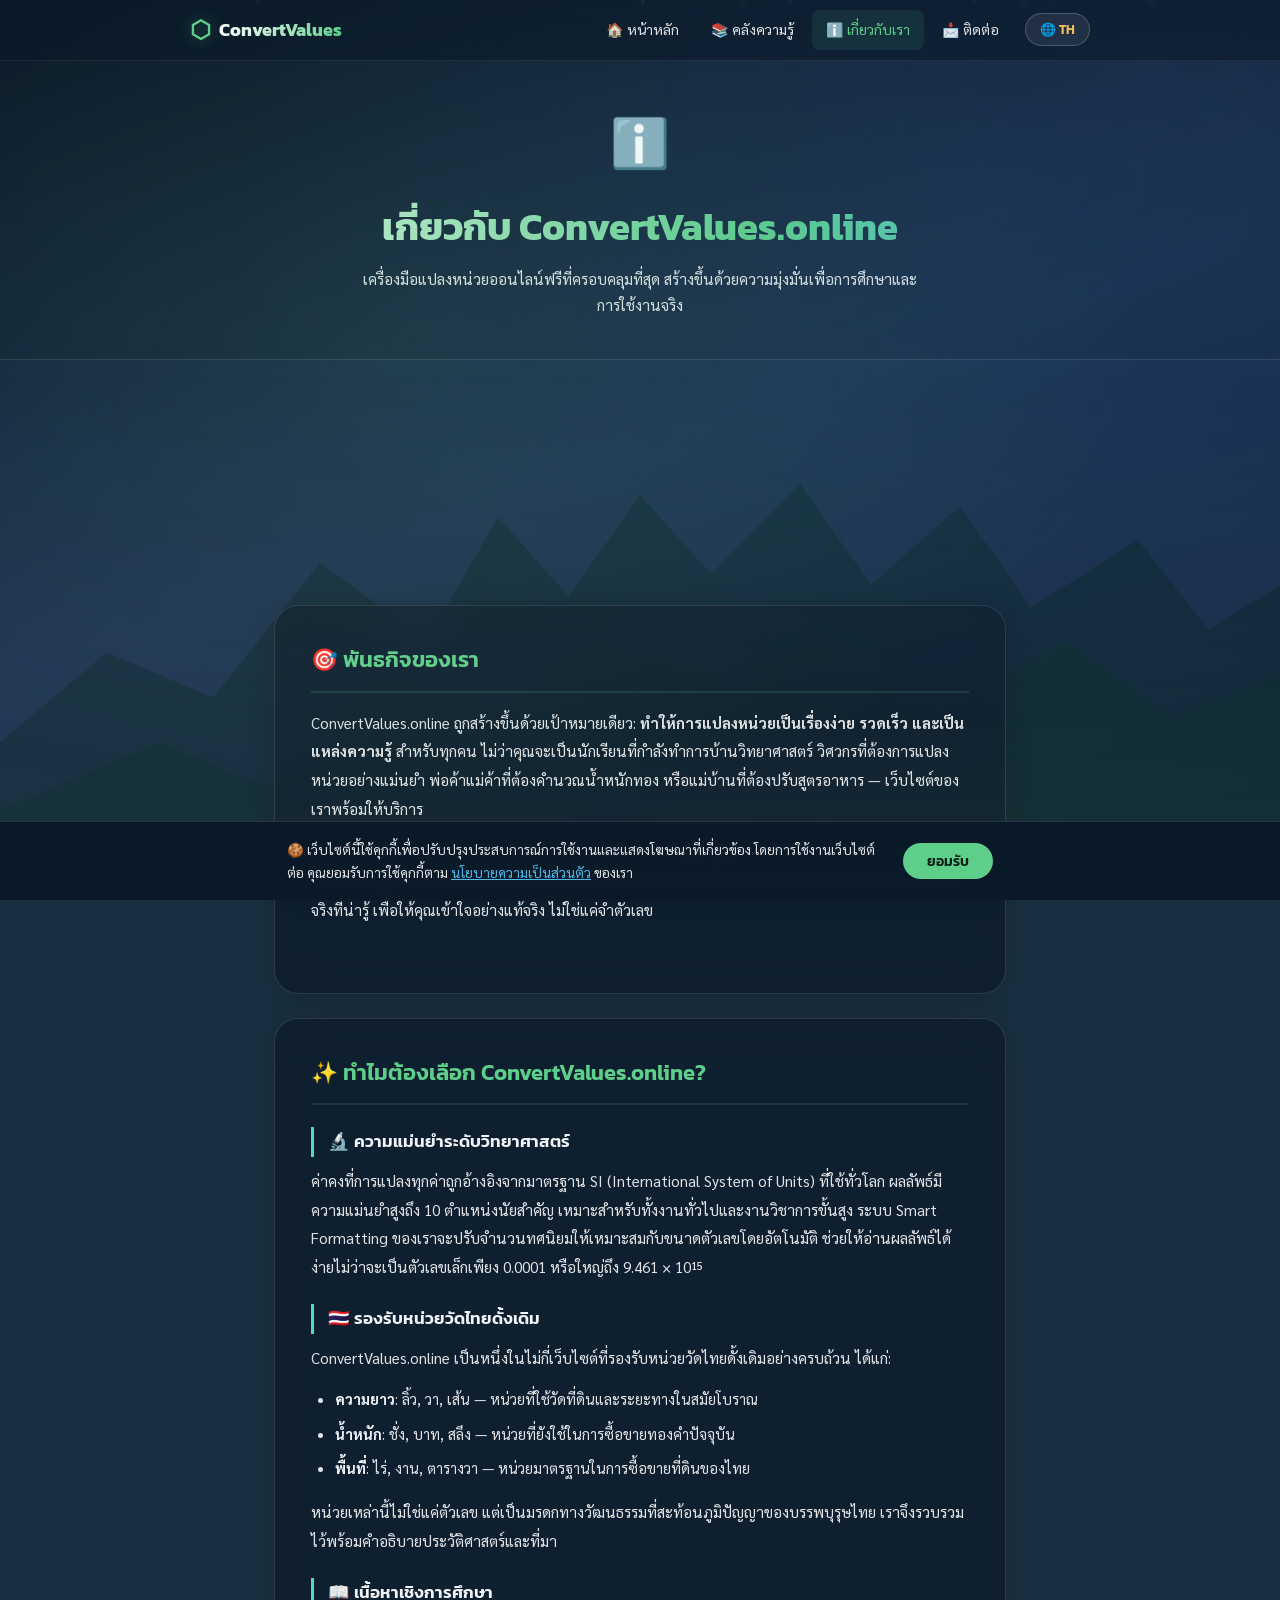
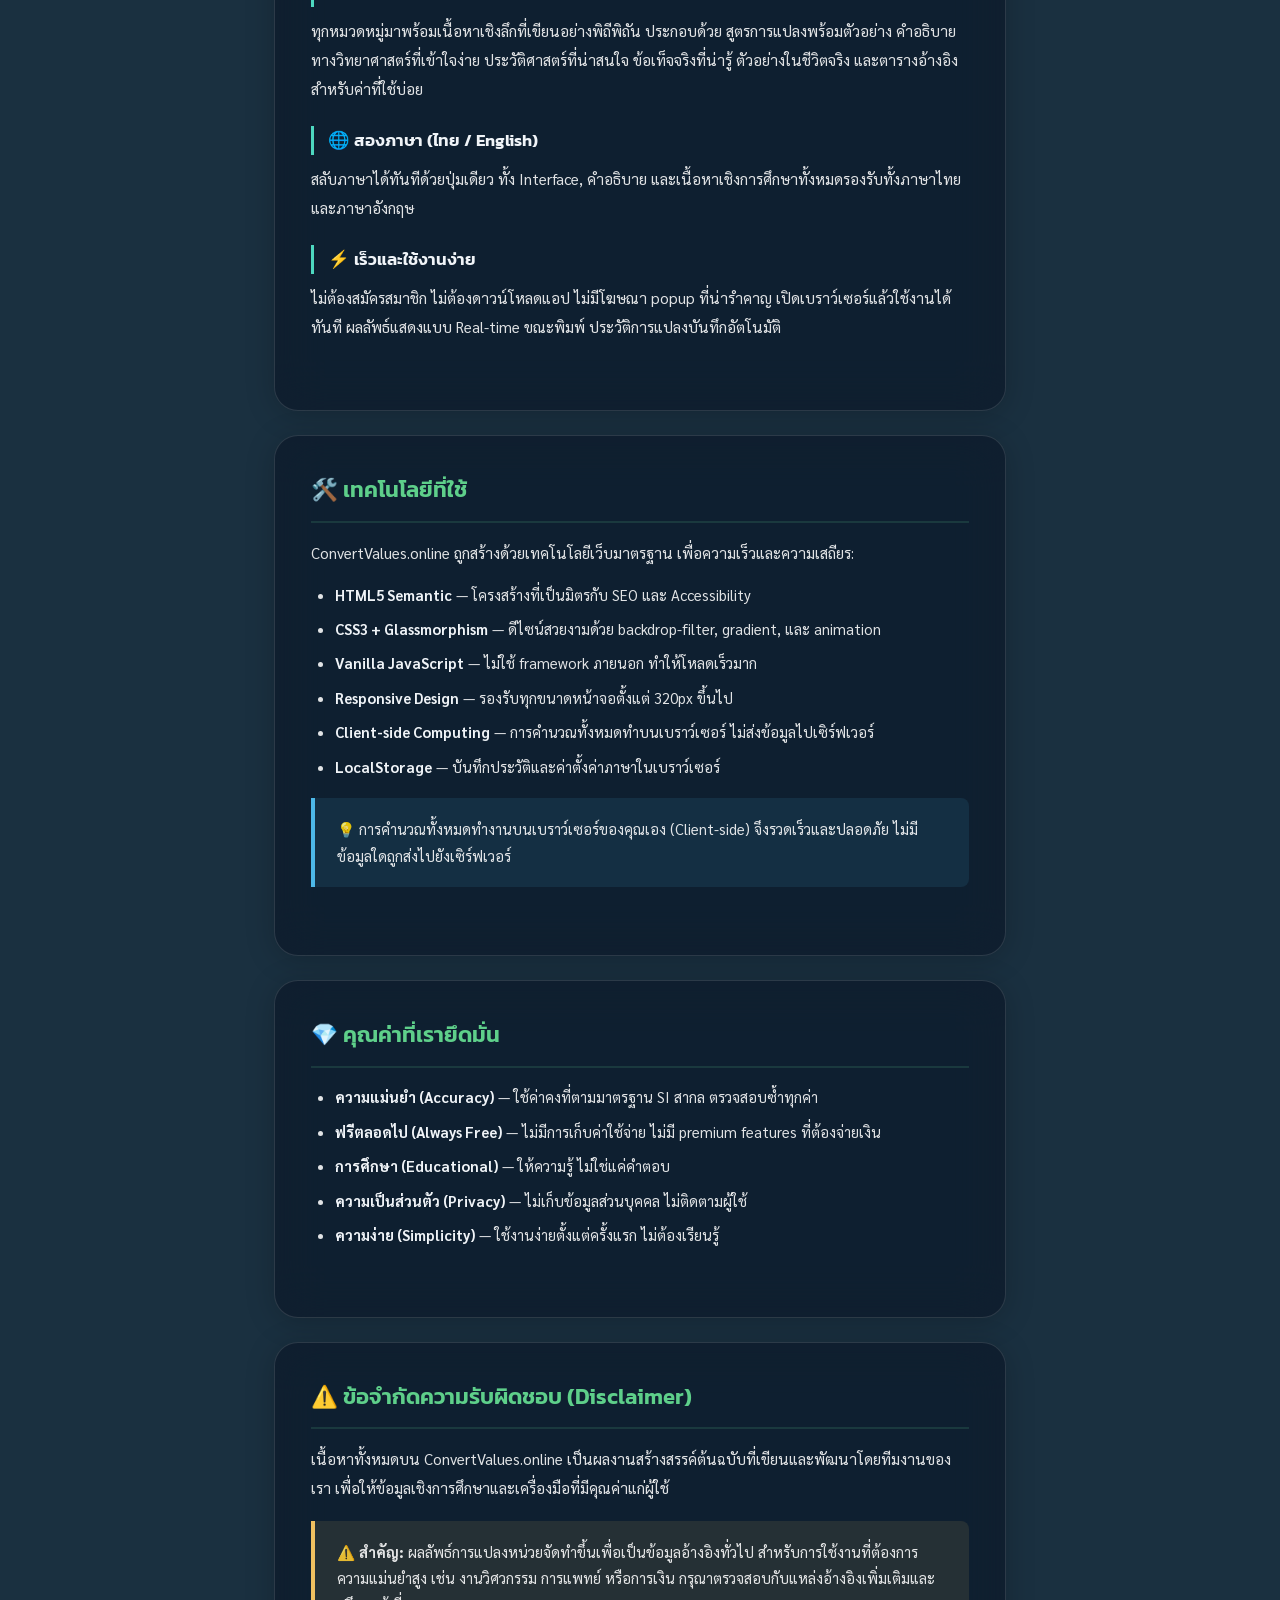
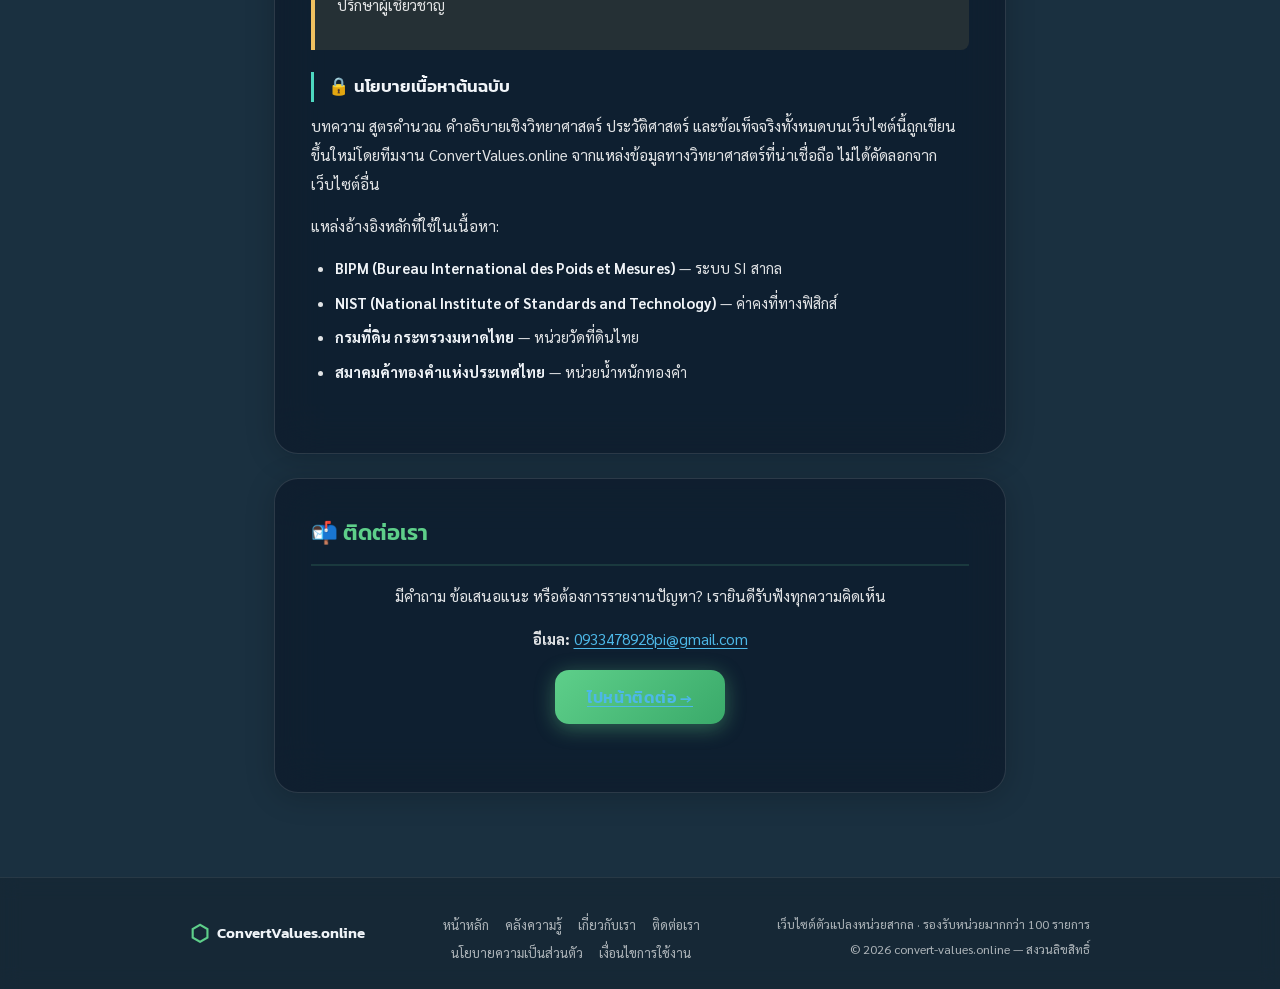
<file: about.html>
<!DOCTYPE html>
<html lang="th">
<head>
  <meta charset="UTF-8" />
  <meta name="viewport" content="width=device-width, initial-scale=1.0" />
  <title>เกี่ยวกับเรา — ConvertValues.online | About Us</title>
  <meta name="description" content="เรียนรู้เกี่ยวกับ ConvertValues.online เครื่องมือแปลงหน่วยออนไลน์ฟรีที่สร้างขึ้นเพื่อนักเรียน วิศวกร และทุกคน พร้อมความรู้เชิงลึก" />
  <meta name="robots" content="index, follow" />
  <link rel="canonical" href="https://convert-values.online/about.html" />

  <script async src="https://pagead2.googlesyndication.com/pagead/js/adsbygoogle.js?client=ca-pub-2394490768927431" crossorigin="anonymous"></script>

  <link rel="stylesheet" href="style.css" />
  <link rel="preconnect" href="https://fonts.googleapis.com" />
  <link href="https://fonts.googleapis.com/css2?family=Kanit:wght@300;400;500;600;700&family=Sarabun:wght@300;400;500&family=Inter:wght@300;400;500;600&display=swap" rel="stylesheet" />
</head>
<body>
  <div class="bg-layer" id="bgLayer"></div>
  <div class="bg-overlay"></div>
  <div class="bg-fog"></div>
  <div class="particles" id="particles"></div>

  <!-- NAV -->
  <nav class="site-nav" id="siteNav">
    <div class="nav-inner">
      <a href="index.html" class="nav-logo">
        <span class="nav-logo-icon">⬡</span>
        <span class="nav-logo-text">ConvertValues</span>
      </a>
      <button class="nav-toggle" id="navToggle" aria-label="Toggle menu">
        <span></span><span></span><span></span>
      </button>
      <div class="nav-links" id="navLinks">
        <a href="index.html" class="nav-link">🏠 หน้าหลัก</a>
        <a href="knowledge.html" class="nav-link">📚 คลังความรู้</a>
        <a href="about.html" class="nav-link active">ℹ️ เกี่ยวกับเรา</a>
        <a href="contact.html" class="nav-link">📩 ติดต่อ</a>
        <button class="lang-toggle" id="langToggle" title="Switch Language">🌐 TH</button>
      </div>
    </div>
  </nav>

  <!-- HERO -->
  <div class="page-hero">
    <span class="page-hero-icon">ℹ️</span>
    <h1>เกี่ยวกับ ConvertValues.online</h1>
    <p>เครื่องมือแปลงหน่วยออนไลน์ฟรีที่ครอบคลุมที่สุด สร้างขึ้นด้วยความมุ่งมั่นเพื่อการศึกษาและการใช้งานจริง</p>
  </div>

  <!-- CONTENT -->
  <div class="page-content">
    <div class="breadcrumb">
      <a href="index.html">หน้าหลัก</a> <span>›</span> เกี่ยวกับเรา
    </div>

    <!-- Stats -->
    <div class="stats-row">
      <div class="stat-card">
        <span class="stat-number">16+</span>
        <span class="stat-label">หมวดหมู่</span>
      </div>
      <div class="stat-card">
        <span class="stat-number">100+</span>
        <span class="stat-label">หน่วยวัด</span>
      </div>
      <div class="stat-card">
        <span class="stat-number">2</span>
        <span class="stat-label">ภาษา (TH/EN)</span>
      </div>
      <div class="stat-card">
        <span class="stat-number">100%</span>
        <span class="stat-label">ฟรี</span>
      </div>
    </div>

    <!-- Mission -->
    <div class="content-card">
      <div class="content-section">
        <h2>🎯 พันธกิจของเรา</h2>
        <p>ConvertValues.online ถูกสร้างขึ้นด้วยเป้าหมายเดียว: <strong>ทำให้การแปลงหน่วยเป็นเรื่องง่าย รวดเร็ว และเป็นแหล่งความรู้</strong> สำหรับทุกคน ไม่ว่าคุณจะเป็นนักเรียนที่กำลังทำการบ้านวิทยาศาสตร์ วิศวกรที่ต้องการแปลงหน่วยอย่างแม่นยำ พ่อค้าแม่ค้าที่ต้องคำนวณน้ำหนักทอง หรือแม่บ้านที่ต้องปรับสูตรอาหาร — เว็บไซต์ของเราพร้อมให้บริการ</p>
        <p>เราเชื่อว่าเครื่องมือแปลงหน่วยที่ดีไม่ใช่แค่ให้คำตอบ แต่ต้อง<strong>ให้ความรู้</strong>ไปพร้อมกัน ดังนั้นทุกหมวดหมู่ของเราจึงมาพร้อมสูตรการแปลง คำอธิบายทางวิทยาศาสตร์ ประวัติศาสตร์ที่น่าสนใจ ตัวอย่างในชีวิตจริง และข้อเท็จจริงที่น่ารู้ เพื่อให้คุณเข้าใจอย่างแท้จริง ไม่ใช่แค่จำตัวเลข</p>
      </div>
    </div>

    <!-- Why Us -->
    <div class="content-card">
      <div class="content-section">
        <h2>✨ ทำไมต้องเลือก ConvertValues.online?</h2>

        <h3>🔬 ความแม่นยำระดับวิทยาศาสตร์</h3>
        <p>ค่าคงที่การแปลงทุกค่าถูกอ้างอิงจากมาตรฐาน SI (International System of Units) ที่ใช้ทั่วโลก ผลลัพธ์มีความแม่นยำสูงถึง 10 ตำแหน่งนัยสำคัญ เหมาะสำหรับทั้งงานทั่วไปและงานวิชาการขั้นสูง ระบบ Smart Formatting ของเราจะปรับจำนวนทศนิยมให้เหมาะสมกับขนาดตัวเลขโดยอัตโนมัติ ช่วยให้อ่านผลลัพธ์ได้ง่ายไม่ว่าจะเป็นตัวเลขเล็กเพียง 0.0001 หรือใหญ่ถึง 9.461 × 10¹⁵</p>

        <h3>🇹🇭 รองรับหน่วยวัดไทยดั้งเดิม</h3>
        <p>ConvertValues.online เป็นหนึ่งในไม่กี่เว็บไซต์ที่รองรับหน่วยวัดไทยดั้งเดิมอย่างครบถ้วน ได้แก่:</p>
        <ul>
          <li><strong>ความยาว</strong>: ลิ้ว, วา, เส้น — หน่วยที่ใช้วัดที่ดินและระยะทางในสมัยโบราณ</li>
          <li><strong>น้ำหนัก</strong>: ชั่ง, บาท, สลึง — หน่วยที่ยังใช้ในการซื้อขายทองคำปัจจุบัน</li>
          <li><strong>พื้นที่</strong>: ไร่, งาน, ตารางวา — หน่วยมาตรฐานในการซื้อขายที่ดินของไทย</li>
        </ul>
        <p>หน่วยเหล่านี้ไม่ใช่แค่ตัวเลข แต่เป็นมรดกทางวัฒนธรรมที่สะท้อนภูมิปัญญาของบรรพบุรุษไทย เราจึงรวบรวมไว้พร้อมคำอธิบายประวัติศาสตร์และที่มา</p>

        <h3>📖 เนื้อหาเชิงการศึกษา</h3>
        <p>ทุกหมวดหมู่มาพร้อมเนื้อหาเชิงลึกที่เขียนอย่างพิถีพิถัน ประกอบด้วย สูตรการแปลงพร้อมตัวอย่าง คำอธิบายทางวิทยาศาสตร์ที่เข้าใจง่าย ประวัติศาสตร์ที่น่าสนใจ ข้อเท็จจริงที่น่ารู้ ตัวอย่างในชีวิตจริง และตารางอ้างอิงสำหรับค่าที่ใช้บ่อย</p>

        <h3>🌐 สองภาษา (ไทย / English)</h3>
        <p>สลับภาษาได้ทันทีด้วยปุ่มเดียว ทั้ง Interface, คำอธิบาย และเนื้อหาเชิงการศึกษาทั้งหมดรองรับทั้งภาษาไทยและภาษาอังกฤษ</p>

        <h3>⚡ เร็วและใช้งานง่าย</h3>
        <p>ไม่ต้องสมัครสมาชิก ไม่ต้องดาวน์โหลดแอป ไม่มีโฆษณา popup ที่น่ารำคาญ เปิดเบราว์เซอร์แล้วใช้งานได้ทันที ผลลัพธ์แสดงแบบ Real-time ขณะพิมพ์ ประวัติการแปลงบันทึกอัตโนมัติ</p>
      </div>
    </div>

    <!-- Technology -->
    <div class="content-card">
      <div class="content-section">
        <h2>🛠️ เทคโนโลยีที่ใช้</h2>
        <p>ConvertValues.online ถูกสร้างด้วยเทคโนโลยีเว็บมาตรฐาน เพื่อความเร็วและความเสถียร:</p>
        <ul>
          <li><strong>HTML5 Semantic</strong> — โครงสร้างที่เป็นมิตรกับ SEO และ Accessibility</li>
          <li><strong>CSS3 + Glassmorphism</strong> — ดีไซน์สวยงามด้วย backdrop-filter, gradient, และ animation</li>
          <li><strong>Vanilla JavaScript</strong> — ไม่ใช้ framework ภายนอก ทำให้โหลดเร็วมาก</li>
          <li><strong>Responsive Design</strong> — รองรับทุกขนาดหน้าจอตั้งแต่ 320px ขึ้นไป</li>
          <li><strong>Client-side Computing</strong> — การคำนวณทั้งหมดทำบนเบราว์เซอร์ ไม่ส่งข้อมูลไปเซิร์ฟเวอร์</li>
          <li><strong>LocalStorage</strong> — บันทึกประวัติและค่าตั้งค่าภาษาในเบราว์เซอร์</li>
        </ul>
        <div class="info-box">
          <p>💡 การคำนวณทั้งหมดทำงานบนเบราว์เซอร์ของคุณเอง (Client-side) จึงรวดเร็วและปลอดภัย ไม่มีข้อมูลใดถูกส่งไปยังเซิร์ฟเวอร์</p>
        </div>
      </div>
    </div>

    <!-- Values -->
    <div class="content-card">
      <div class="content-section">
        <h2>💎 คุณค่าที่เรายึดมั่น</h2>
        <ul>
          <li><strong>ความแม่นยำ (Accuracy)</strong> — ใช้ค่าคงที่ตามมาตรฐาน SI สากล ตรวจสอบซ้ำทุกค่า</li>
          <li><strong>ฟรีตลอดไป (Always Free)</strong> — ไม่มีการเก็บค่าใช้จ่าย ไม่มี premium features ที่ต้องจ่ายเงิน</li>
          <li><strong>การศึกษา (Educational)</strong> — ให้ความรู้ ไม่ใช่แค่คำตอบ</li>
          <li><strong>ความเป็นส่วนตัว (Privacy)</strong> — ไม่เก็บข้อมูลส่วนบุคคล ไม่ติดตามผู้ใช้</li>
          <li><strong>ความง่าย (Simplicity)</strong> — ใช้งานง่ายตั้งแต่ครั้งแรก ไม่ต้องเรียนรู้</li>
        </ul>
      </div>
    </div>

    <!-- Disclaimer -->
    <div class="content-card">
      <div class="content-section">
        <h2>⚠️ ข้อจำกัดความรับผิดชอบ (Disclaimer)</h2>
        <p>เนื้อหาทั้งหมดบน ConvertValues.online เป็นผลงานสร้างสรรค์ต้นฉบับที่เขียนและพัฒนาโดยทีมงานของเรา เพื่อให้ข้อมูลเชิงการศึกษาและเครื่องมือที่มีคุณค่าแก่ผู้ใช้</p>
        <div class="warning-box">
          <p>⚠️ <strong>สำคัญ:</strong> ผลลัพธ์การแปลงหน่วยจัดทำขึ้นเพื่อเป็นข้อมูลอ้างอิงทั่วไป สำหรับการใช้งานที่ต้องการความแม่นยำสูง เช่น งานวิศวกรรม การแพทย์ หรือการเงิน กรุณาตรวจสอบกับแหล่งอ้างอิงเพิ่มเติมและปรึกษาผู้เชี่ยวชาญ</p>
        </div>
        <h3>🔒 นโยบายเนื้อหาต้นฉบับ</h3>
        <p>บทความ สูตรคำนวณ คำอธิบายเชิงวิทยาศาสตร์ ประวัติศาสตร์ และข้อเท็จจริงทั้งหมดบนเว็บไซต์นี้ถูกเขียนขึ้นใหม่โดยทีมงาน ConvertValues.online จากแหล่งข้อมูลทางวิทยาศาสตร์ที่น่าเชื่อถือ ไม่ได้คัดลอกจากเว็บไซต์อื่น</p>
        <p>แหล่งอ้างอิงหลักที่ใช้ในเนื้อหา:</p>
        <ul>
          <li><strong>BIPM (Bureau International des Poids et Mesures)</strong> — ระบบ SI สากล</li>
          <li><strong>NIST (National Institute of Standards and Technology)</strong> — ค่าคงที่ทางฟิสิกส์</li>
          <li><strong>กรมที่ดิน กระทรวงมหาดไทย</strong> — หน่วยวัดที่ดินไทย</li>
          <li><strong>สมาคมค้าทองคำแห่งประเทศไทย</strong> — หน่วยน้ำหนักทองคำ</li>
        </ul>
      </div>
    </div>

    <!-- Contact CTA -->
    <div class="content-card" style="text-align:center;">
      <div class="content-section">
        <h2>📬 ติดต่อเรา</h2>
        <p>มีคำถาม ข้อเสนอแนะ หรือต้องการรายงานปัญหา? เรายินดีรับฟังทุกความคิดเห็น</p>
        <p><strong>อีเมล:</strong> <a href="mailto:0933478928pi@gmail.com">0933478928pi@gmail.com</a></p>
        <p style="margin-top:16px;"><a href="contact.html" class="btn btn-primary" style="display:inline-block;flex:initial;padding:12px 32px;">ไปหน้าติดต่อ →</a></p>
      </div>
    </div>
  </div>

  <!-- FOOTER -->
  <footer class="site-footer">
    <div class="footer-inner">
      <div class="footer-brand">
        <span class="footer-logo">⬡</span>
        <span class="footer-name">ConvertValues.online</span>
      </div>
      <div class="footer-links">
        <a href="index.html">หน้าหลัก</a>
        <a href="knowledge.html">คลังความรู้</a>
        <a href="about.html">เกี่ยวกับเรา</a>
        <a href="contact.html">ติดต่อเรา</a>
        <a href="privacy.html">นโยบายความเป็นส่วนตัว</a>
        <a href="terms.html">เงื่อนไขการใช้งาน</a>
      </div>
      <div class="footer-info">
        <p>เว็บไซต์ตัวแปลงหน่วยสากล · รองรับหน่วยมากกว่า 100 รายการ</p>
        <p>© <span id="footerYear"></span> convert-values.online — สงวนลิขสิทธิ์</p>
      </div>
    </div>
  </footer>

  <!-- Cookie Consent -->
  <div class="cookie-banner" id="cookieBanner" style="display:none">
    <p>🍪 เว็บไซต์นี้ใช้คุกกี้เพื่อปรับปรุงประสบการณ์การใช้งานและแสดงโฆษณาที่เกี่ยวข้อง โดยการใช้งานเว็บไซต์ต่อ คุณยอมรับการใช้คุกกี้ตาม <a href="privacy.html">นโยบายความเป็นส่วนตัว</a> ของเรา</p>
    <button class="cookie-accept" id="cookieAcceptBtn">ยอมรับ</button>
  </div>

  <script>
    document.getElementById("footerYear").textContent = new Date().getFullYear();
    // Nav scroll
    window.addEventListener("scroll", () => {
      document.getElementById("siteNav")?.classList.toggle("scrolled", window.scrollY > 50);
    });
    // Mobile nav
    const t = document.getElementById("navToggle"), l = document.getElementById("navLinks");
    if (t && l) t.addEventListener("click", () => { t.classList.toggle("open"); l.classList.toggle("open"); });
    // Particles
    const pc = document.getElementById("particles");
    for (let i = 0; i < 15; i++) { const p = document.createElement("div"); p.className="particle"; const s=Math.random()*4+2; p.style.cssText=`width:${s}px;height:${s}px;left:${Math.random()*100}%;animation-duration:${12+Math.random()*18}s;animation-delay:${-Math.random()*20}s;opacity:${0.2+Math.random()*0.3};`; pc.appendChild(p); }
    // Time theme
    const h=new Date().getHours(), bg=document.getElementById("bgLayer");
    if(h>=5&&h<10)bg.classList.add("morning");else if(h>=10&&h<17)bg.classList.add("day");else if(h>=17&&h<20)bg.classList.add("evening");else bg.classList.add("night");
    // Cookie Consent
    (function(){const b=document.getElementById('cookieBanner'),a=document.getElementById('cookieAcceptBtn');if(!localStorage.getItem('cookie_consent'))b.style.display='flex';if(a)a.addEventListener('click',function(){localStorage.setItem('cookie_consent','accepted');b.style.display='none';});})();
  </script>
</body>
</html>
</file>
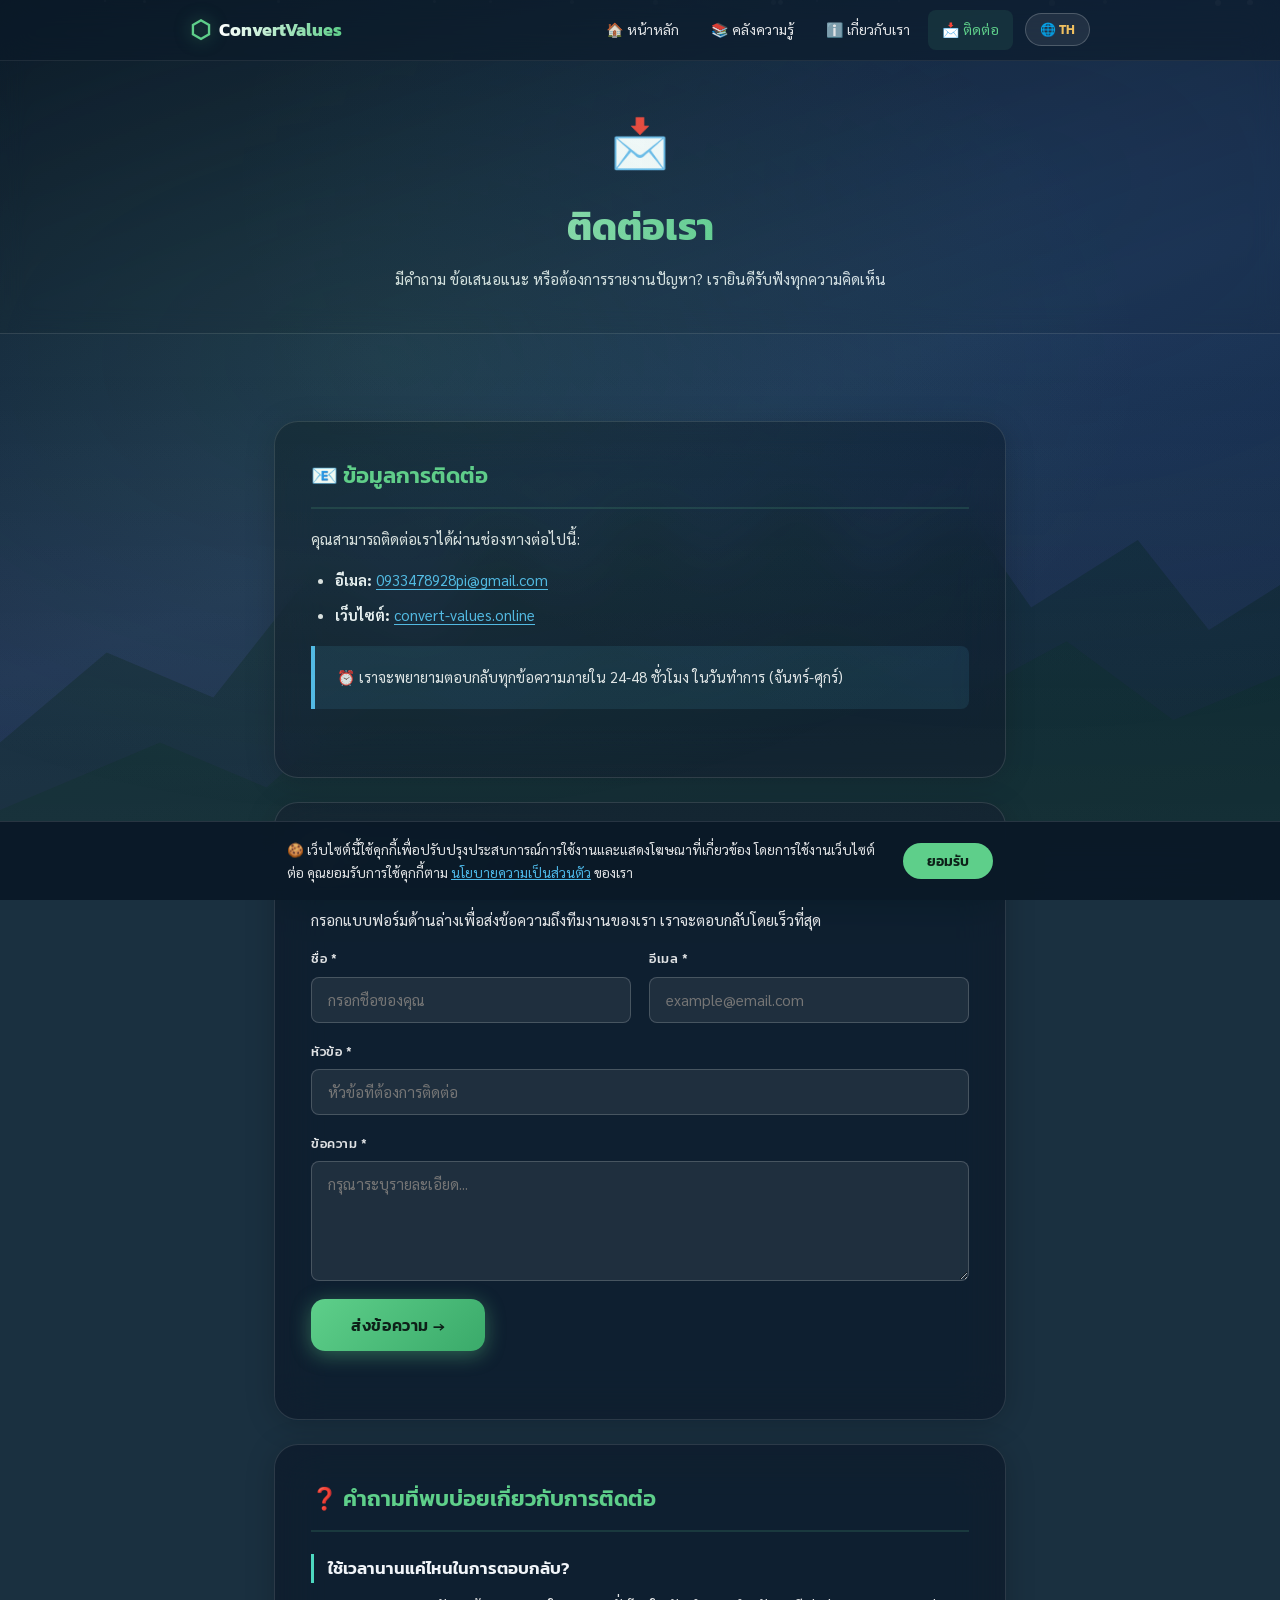
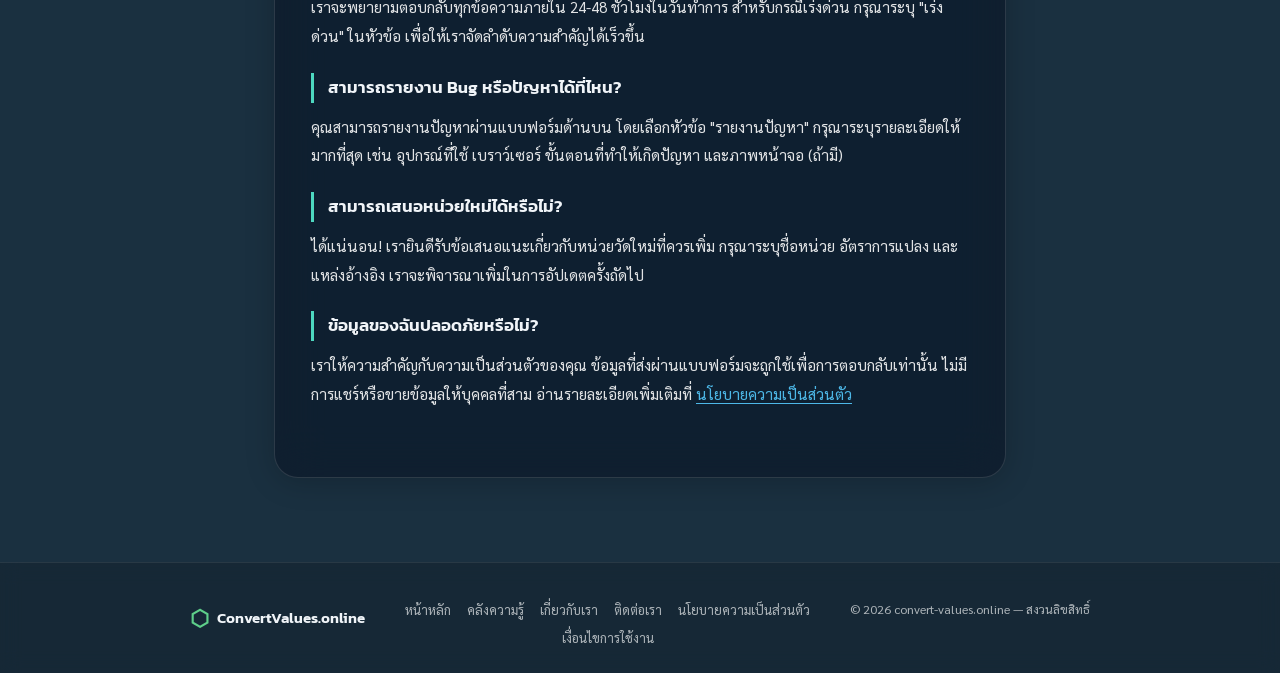
<file: contact.html>
<!DOCTYPE html>
<html lang="th">
<head>
  <meta charset="UTF-8" />
  <meta name="viewport" content="width=device-width, initial-scale=1.0" />
  <title>ติดต่อเรา — ConvertValues.online | Contact Us</title>
  <meta name="description" content="ติดต่อทีมงาน ConvertValues.online สำหรับคำถาม ข้อเสนอแนะ หรือรายงานปัญหา เรายินดีรับฟังทุกความคิดเห็น" />
  <meta name="robots" content="index, follow" />
  <link rel="canonical" href="https://convert-values.online/contact.html" />

  <script async src="https://pagead2.googlesyndication.com/pagead/js/adsbygoogle.js?client=ca-pub-2394490768927431" crossorigin="anonymous"></script>

  <link rel="stylesheet" href="style.css" />
  <link rel="preconnect" href="https://fonts.googleapis.com" />
  <link href="https://fonts.googleapis.com/css2?family=Kanit:wght@300;400;500;600;700&family=Sarabun:wght@300;400;500&family=Inter:wght@300;400;500;600&display=swap" rel="stylesheet" />
</head>
<body>
  <div class="bg-layer" id="bgLayer"></div>
  <div class="bg-overlay"></div>
  <div class="bg-fog"></div>
  <div class="particles" id="particles"></div>

  <nav class="site-nav" id="siteNav">
    <div class="nav-inner">
      <a href="index.html" class="nav-logo"><span class="nav-logo-icon">⬡</span><span class="nav-logo-text">ConvertValues</span></a>
      <button class="nav-toggle" id="navToggle" aria-label="Toggle menu"><span></span><span></span><span></span></button>
      <div class="nav-links" id="navLinks">
        <a href="index.html" class="nav-link">🏠 หน้าหลัก</a>
        <a href="knowledge.html" class="nav-link">📚 คลังความรู้</a>
        <a href="about.html" class="nav-link">ℹ️ เกี่ยวกับเรา</a>
        <a href="contact.html" class="nav-link active">📩 ติดต่อ</a>
        <button class="lang-toggle" id="langToggle" title="Switch Language">🌐 TH</button>
      </div>
    </div>
  </nav>

  <div class="page-hero">
    <span class="page-hero-icon">📩</span>
    <h1>ติดต่อเรา</h1>
    <p>มีคำถาม ข้อเสนอแนะ หรือต้องการรายงานปัญหา? เรายินดีรับฟังทุกความคิดเห็น</p>
  </div>

  <div class="page-content">
    <div class="breadcrumb">
      <a href="index.html">หน้าหลัก</a> <span>›</span> ติดต่อเรา
    </div>

    <!-- Contact Info -->
    <div class="content-card">
      <div class="content-section">
        <h2>📧 ข้อมูลการติดต่อ</h2>
        <p>คุณสามารถติดต่อเราได้ผ่านช่องทางต่อไปนี้:</p>
        <ul>
          <li><strong>อีเมล:</strong> <a href="mailto:0933478928pi@gmail.com">0933478928pi@gmail.com</a></li>
          <li><strong>เว็บไซต์:</strong> <a href="https://convert-values.online">convert-values.online</a></li>
        </ul>
        <div class="info-box">
          <p>⏰ เราจะพยายามตอบกลับทุกข้อความภายใน 24-48 ชั่วโมง ในวันทำการ (จันทร์-ศุกร์)</p>
        </div>
      </div>
    </div>

    <!-- Contact Form -->
    <div class="content-card">
      <div class="content-section">
        <h2>📝 ส่งข้อความถึงเรา</h2>
        <p>กรอกแบบฟอร์มด้านล่างเพื่อส่งข้อความถึงทีมงานของเรา เราจะตอบกลับโดยเร็วที่สุด</p>

        <form class="contact-form" id="contactForm" onsubmit="handleContactSubmit(event)">
          <div class="form-row">
            <div class="form-group">
              <label for="contactName">ชื่อ *</label>
              <input type="text" id="contactName" name="name" required placeholder="กรอกชื่อของคุณ" />
            </div>
            <div class="form-group">
              <label for="contactEmail">อีเมล *</label>
              <input type="email" id="contactEmail" name="email" required placeholder="example@email.com" />
            </div>
          </div>
          <div class="form-group">
            <label for="contactSubject">หัวข้อ *</label>
            <input type="text" id="contactSubject" name="subject" required placeholder="หัวข้อที่ต้องการติดต่อ" />
          </div>
          <div class="form-group">
            <label for="contactMessage">ข้อความ *</label>
            <textarea id="contactMessage" name="message" required placeholder="กรุณาระบุรายละเอียด..."></textarea>
          </div>
          <button type="submit" class="btn btn-primary" style="flex:initial;align-self:flex-start;padding:14px 40px;">ส่งข้อความ →</button>
        </form>
        <div class="form-success" id="formSuccess">
          ✅ ส่งข้อความเรียบร้อยแล้ว! เราจะตอบกลับโดยเร็วที่สุด ขอบคุณที่ติดต่อเรา
        </div>
      </div>
    </div>

    <!-- FAQ about contact -->
    <div class="content-card">
      <div class="content-section">
        <h2>❓ คำถามที่พบบ่อยเกี่ยวกับการติดต่อ</h2>

        <h3>ใช้เวลานานแค่ไหนในการตอบกลับ?</h3>
        <p>เราจะพยายามตอบกลับทุกข้อความภายใน 24-48 ชั่วโมงในวันทำการ สำหรับกรณีเร่งด่วน กรุณาระบุ "เร่งด่วน" ในหัวข้อ เพื่อให้เราจัดลำดับความสำคัญได้เร็วขึ้น</p>

        <h3>สามารถรายงาน Bug หรือปัญหาได้ที่ไหน?</h3>
        <p>คุณสามารถรายงานปัญหาผ่านแบบฟอร์มด้านบน โดยเลือกหัวข้อ "รายงานปัญหา" กรุณาระบุรายละเอียดให้มากที่สุด เช่น อุปกรณ์ที่ใช้ เบราว์เซอร์ ขั้นตอนที่ทำให้เกิดปัญหา และภาพหน้าจอ (ถ้ามี)</p>

        <h3>สามารถเสนอหน่วยใหม่ได้หรือไม่?</h3>
        <p>ได้แน่นอน! เรายินดีรับข้อเสนอแนะเกี่ยวกับหน่วยวัดใหม่ที่ควรเพิ่ม กรุณาระบุชื่อหน่วย อัตราการแปลง และแหล่งอ้างอิง เราจะพิจารณาเพิ่มในการอัปเดตครั้งถัดไป</p>

        <h3>ข้อมูลของฉันปลอดภัยหรือไม่?</h3>
        <p>เราให้ความสำคัญกับความเป็นส่วนตัวของคุณ ข้อมูลที่ส่งผ่านแบบฟอร์มจะถูกใช้เพื่อการตอบกลับเท่านั้น ไม่มีการแชร์หรือขายข้อมูลให้บุคคลที่สาม อ่านรายละเอียดเพิ่มเติมที่ <a href="privacy.html">นโยบายความเป็นส่วนตัว</a></p>
      </div>
    </div>
  </div>

  <footer class="site-footer">
    <div class="footer-inner">
      <div class="footer-brand"><span class="footer-logo">⬡</span><span class="footer-name">ConvertValues.online</span></div>
      <div class="footer-links">
        <a href="index.html">หน้าหลัก</a><a href="knowledge.html">คลังความรู้</a><a href="about.html">เกี่ยวกับเรา</a>
        <a href="contact.html">ติดต่อเรา</a><a href="privacy.html">นโยบายความเป็นส่วนตัว</a><a href="terms.html">เงื่อนไขการใช้งาน</a>
      </div>
      <div class="footer-info">
        <p>© <span id="footerYear"></span> convert-values.online — สงวนลิขสิทธิ์</p>
      </div>
    </div>
  </footer>

  <!-- Cookie Consent -->
  <div class="cookie-banner" id="cookieBanner" style="display:none">
    <p>🍪 เว็บไซต์นี้ใช้คุกกี้เพื่อปรับปรุงประสบการณ์การใช้งานและแสดงโฆษณาที่เกี่ยวข้อง โดยการใช้งานเว็บไซต์ต่อ คุณยอมรับการใช้คุกกี้ตาม <a href="privacy.html">นโยบายความเป็นส่วนตัว</a> ของเรา</p>
    <button class="cookie-accept" id="cookieAcceptBtn">ยอมรับ</button>
  </div>

  <script>
    document.getElementById("footerYear").textContent = new Date().getFullYear();
    window.addEventListener("scroll", () => { document.getElementById("siteNav")?.classList.toggle("scrolled", window.scrollY > 50); });
    const t=document.getElementById("navToggle"),l=document.getElementById("navLinks");
    if(t&&l)t.addEventListener("click",()=>{t.classList.toggle("open");l.classList.toggle("open");});
    const pc=document.getElementById("particles");for(let i=0;i<15;i++){const p=document.createElement("div");p.className="particle";const s=Math.random()*4+2;p.style.cssText=`width:${s}px;height:${s}px;left:${Math.random()*100}%;animation-duration:${12+Math.random()*18}s;animation-delay:${-Math.random()*20}s;opacity:${0.2+Math.random()*0.3};`;pc.appendChild(p);}
    const h=new Date().getHours(),bg=document.getElementById("bgLayer");if(h>=5&&h<10)bg.classList.add("morning");else if(h>=10&&h<17)bg.classList.add("day");else if(h>=17&&h<20)bg.classList.add("evening");else bg.classList.add("night");

    function handleContactSubmit(e) {
      e.preventDefault();
      const form = document.getElementById("contactForm");
      const success = document.getElementById("formSuccess");
      const name = document.getElementById("contactName").value;
      const email = document.getElementById("contactEmail").value;
      const subject = document.getElementById("contactSubject").value;
      const message = document.getElementById("contactMessage").value;
      const body = `ชื่อ: ${name}\nอีเมล: ${email}\n\n${message}`;
      window.location.href = `mailto:0933478928pi@gmail.com?subject=${encodeURIComponent(subject)}&body=${encodeURIComponent(body)}`;
      form.style.display = "none";
      success.style.display = "block";
    }

    // Cookie Consent
    (function(){const b=document.getElementById('cookieBanner'),a=document.getElementById('cookieAcceptBtn');if(!localStorage.getItem('cookie_consent'))b.style.display='flex';if(a)a.addEventListener('click',function(){localStorage.setItem('cookie_consent','accepted');b.style.display='none';});})();
  </script>
</body>
</html>
</file>
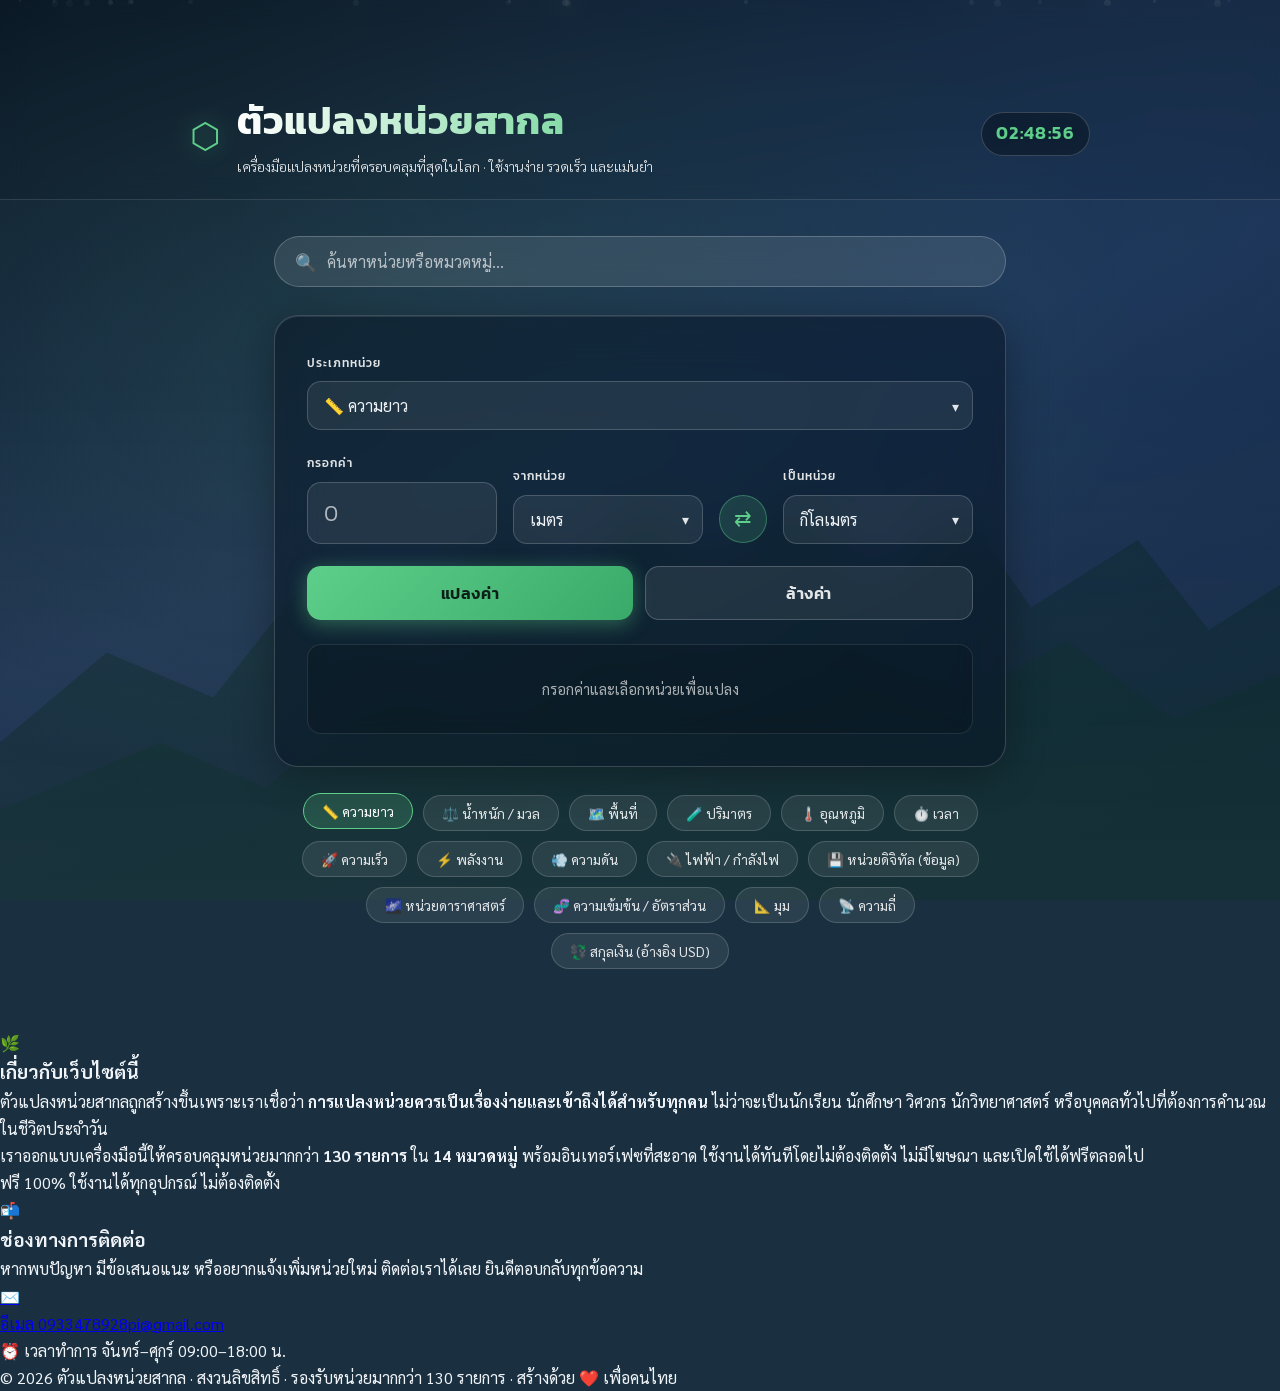
<file: index (3).html>
<!DOCTYPE html>
<html lang="th">
<head>
  <meta charset="UTF-8" />
  <meta name="viewport" content="width=device-width, initial-scale=1.0" />
  <title>ตัวแปลงหน่วยสากล</title>
  <link rel="stylesheet" href="style.css" />
  <link rel="preconnect" href="https://fonts.googleapis.com" />
  <link href="https://fonts.googleapis.com/css2?family=Kanit:wght@300;400;500;600;700&family=Sarabun:wght@300;400;500&display=swap" rel="stylesheet" />
</head>
<body>

  <!-- ====== BACKGROUND LAYERS ====== -->
  <div class="bg-layer" id="bgLayer"></div>
  <div class="bg-overlay"></div>
  <div class="bg-fog"></div>
  <div class="particles" id="particles"></div>

  <!-- ====== HEADER ====== -->
  <header class="site-header">
    <div class="header-inner">
      <div class="logo-mark">⬡</div>
      <div class="header-text">
        <h1 class="site-title">ตัวแปลงหน่วยสากล</h1>
        <p class="site-desc">เครื่องมือแปลงหน่วยที่ครอบคลุมที่สุดในโลก · ใช้งานง่าย รวดเร็ว และแม่นยำ</p>
      </div>
      <div class="time-badge" id="timeBadge">--:--</div>
    </div>
  </header>

  <!-- ====== MAIN ====== -->
  <main class="main-content">

    <!-- SEARCH BAR -->
    <div class="search-wrap fade-in">
      <span class="search-icon">🔍</span>
      <input type="text" id="unitSearch" class="search-input" placeholder="ค้นหาหน่วยหรือหมวดหมู่..." autocomplete="off" />
      <div class="search-suggestions" id="searchSuggestions"></div>
    </div>

    <!-- CONVERTER CARD -->
    <div class="converter-card glass fade-in">

      <!-- Category select -->
      <div class="field-group">
        <label class="field-label">ประเภทหน่วย</label>
        <div class="select-wrap">
          <select id="categorySelect" class="glass-select">
            <option value="">— เลือกหมวดหมู่ —</option>
          </select>
          <span class="select-arrow">▾</span>
        </div>
      </div>

      <!-- Input row -->
      <div class="converter-row">
        <div class="input-col">
          <label class="field-label">กรอกค่า</label>
          <input type="number" id="inputValue" class="glass-input" placeholder="0" />
        </div>

        <div class="unit-col">
          <label class="field-label">จากหน่วย</label>
          <div class="select-wrap">
            <select id="fromUnit" class="glass-select"></select>
            <span class="select-arrow">▾</span>
          </div>
        </div>

        <!-- Swap -->
        <button class="swap-btn" id="swapBtn" title="สลับหน่วย">⇄</button>

        <div class="unit-col">
          <label class="field-label">เป็นหน่วย</label>
          <div class="select-wrap">
            <select id="toUnit" class="glass-select"></select>
            <span class="select-arrow">▾</span>
          </div>
        </div>
      </div>

      <!-- Buttons -->
      <div class="btn-row">
        <button class="btn btn-primary" id="convertBtn">แปลงค่า</button>
        <button class="btn btn-secondary" id="clearBtn">ล้างค่า</button>
      </div>

      <!-- Result -->
      <div class="result-panel" id="resultPanel">
        <div class="result-placeholder">กรอกค่าและเลือกหน่วยเพื่อแปลง</div>
        <div class="result-main" id="resultMain" style="display:none">
          <div class="result-eq" id="resultEq"></div>
          <div class="result-detail" id="resultDetail"></div>
        </div>
      </div>

    </div><!-- /converter-card -->

    <!-- CATEGORY QUICK LINKS -->
    <div class="cat-pills fade-in" id="catPills"></div>

    <!-- HISTORY -->
    <div class="history-section fade-in" id="historySection" style="display:none">
      <div class="section-title">
        <span>📋</span> ประวัติการแปลงล่าสุด
        <button class="clear-hist-btn" id="clearHistBtn">ล้างประวัติ</button>
      </div>
      <div class="history-list" id="historyList"></div>
    </div>

  </main>

  <!-- ====== FOOTER FULL ====== -->
  <footer class="site-footer-full">
    <div class="footer-grid">

      <div class="footer-card">
        <div class="footer-card-icon">🌿</div>
        <h3 class="footer-card-title">เกี่ยวกับเว็บไซต์นี้</h3>
        <p class="footer-card-body">
          ตัวแปลงหน่วยสากลถูกสร้างขึ้นเพราะเราเชื่อว่า <strong>การแปลงหน่วยควรเป็นเรื่องง่ายและเข้าถึงได้สำหรับทุกคน</strong>
          ไม่ว่าจะเป็นนักเรียน นักศึกษา วิศวกร นักวิทยาศาสตร์ หรือบุคคลทั่วไปที่ต้องการคำนวณในชีวิตประจำวัน
        </p>
        <p class="footer-card-body mt">
          เราออกแบบเครื่องมือนี้ให้ครอบคลุมหน่วยมากกว่า <strong>130 รายการ</strong> ใน <strong>14 หมวดหมู่</strong>
          พร้อมอินเทอร์เฟซที่สะอาด ใช้งานได้ทันทีโดยไม่ต้องติดตั้ง ไม่มีโฆษณา และเปิดใช้ได้ฟรีตลอดไป
        </p>
        <div class="footer-tags">
          <span class="footer-tag">ฟรี 100%</span>
          <span class="footer-tag">ใช้งานได้ทุกอุปกรณ์</span>
          <span class="footer-tag">ไม่ต้องติดตั้ง</span>
        </div>
      </div>

      <div class="footer-card">
        <div class="footer-card-icon">📬</div>
        <h3 class="footer-card-title">ช่องทางการติดต่อ</h3>
        <p class="footer-card-body mb">
          หากพบปัญหา มีข้อเสนอแนะ หรืออยากแจ้งเพิ่มหน่วยใหม่ ติดต่อเราได้เลย ยินดีตอบกลับทุกข้อความ
        </p>
        <div class="contact-list">
          <a class="contact-item" href="mailto:0933478928pi@gmail.com">
            <span class="contact-icon">✉️</span>
            <div class="contact-info">
              <span class="contact-label">อีเมล</span>
              <span class="contact-value">0933478928pi@gmail.com</span>
            </div>
          </a>
        </div>
        <p class="footer-note">⏰ เวลาทำการ จันทร์–ศุกร์ 09:00–18:00 น.</p>
      </div>

    </div>
    <div class="footer-bottom">
      <span>© <span id="footerYear"></span> ตัวแปลงหน่วยสากล · สงวนลิขสิทธิ์</span>
      <span class="footer-sep">·</span>
      <span>รองรับหน่วยมากกว่า 130 รายการ</span>
      <span class="footer-sep">·</span>
      <span>สร้างด้วย ❤️ เพื่อคนไทย</span>
    </div>
  </footer>

  <script src="script.js"></script>
</body>
</html>
</file>
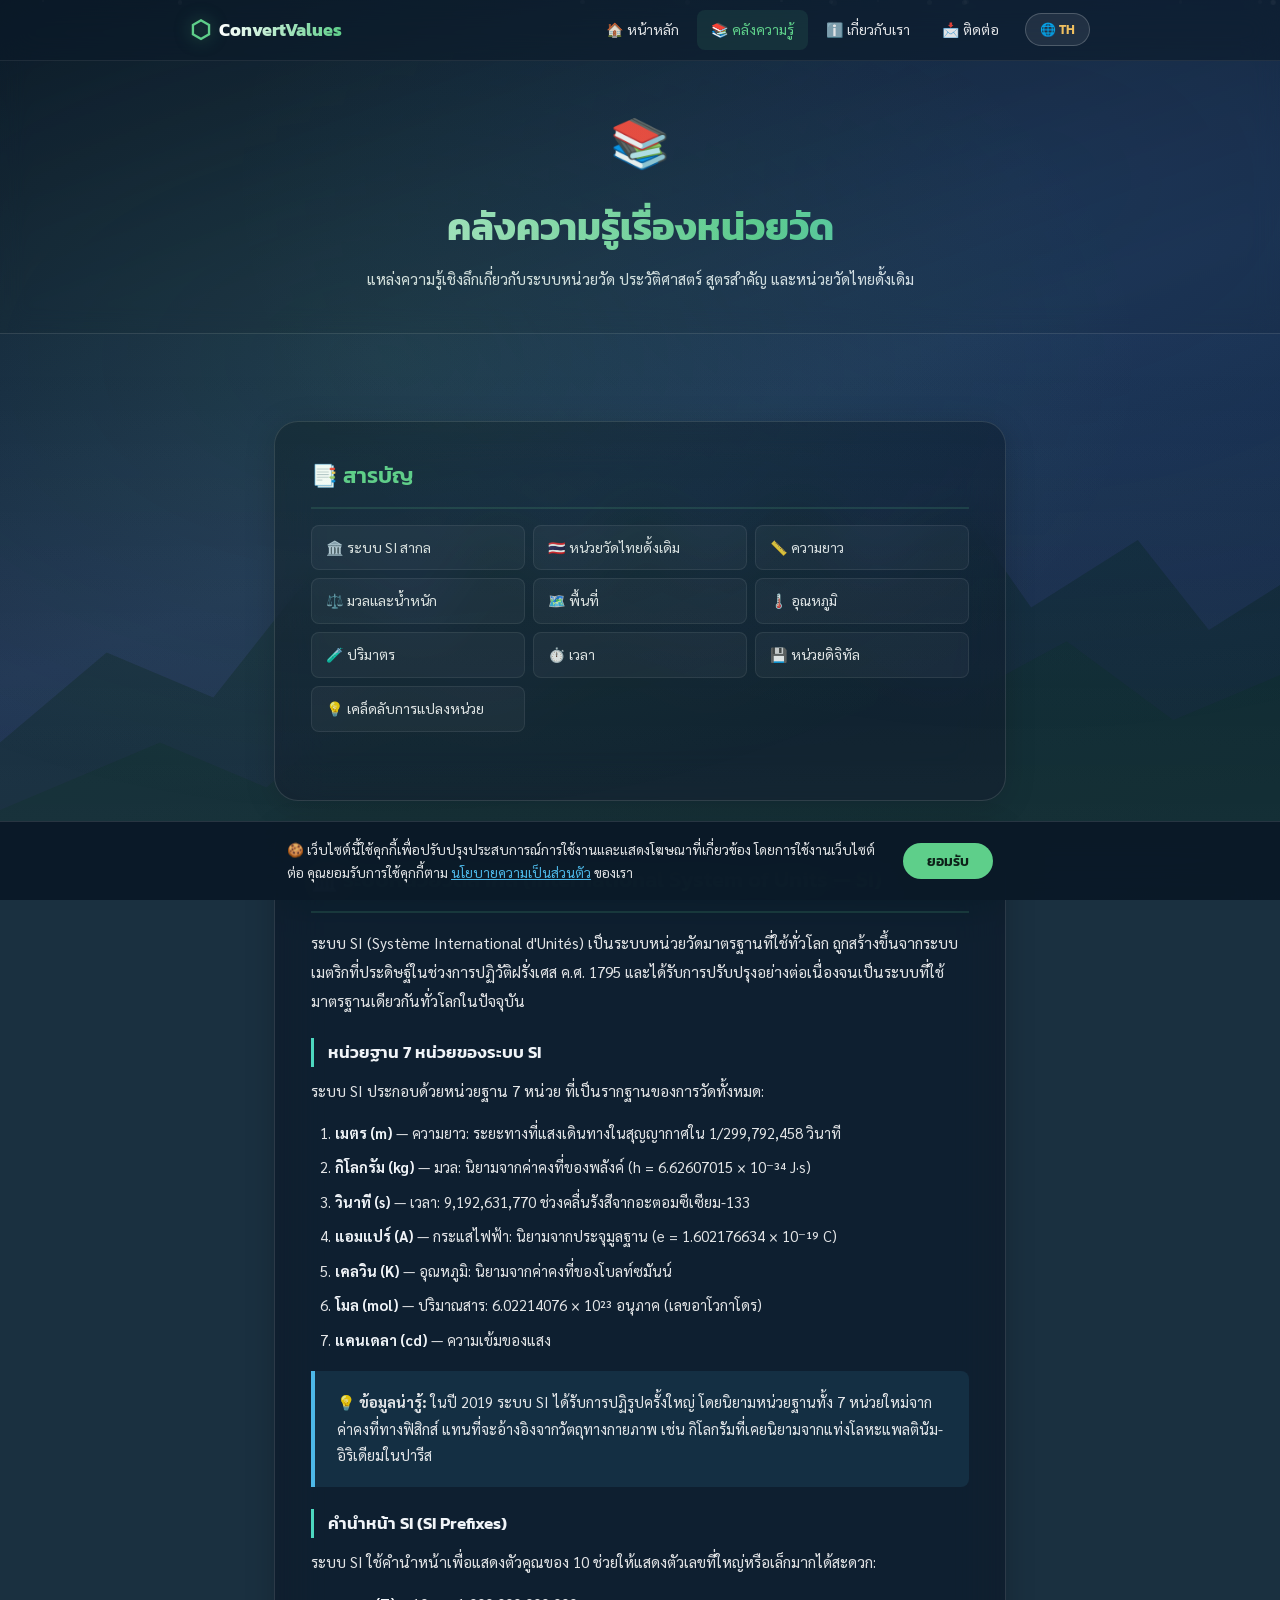
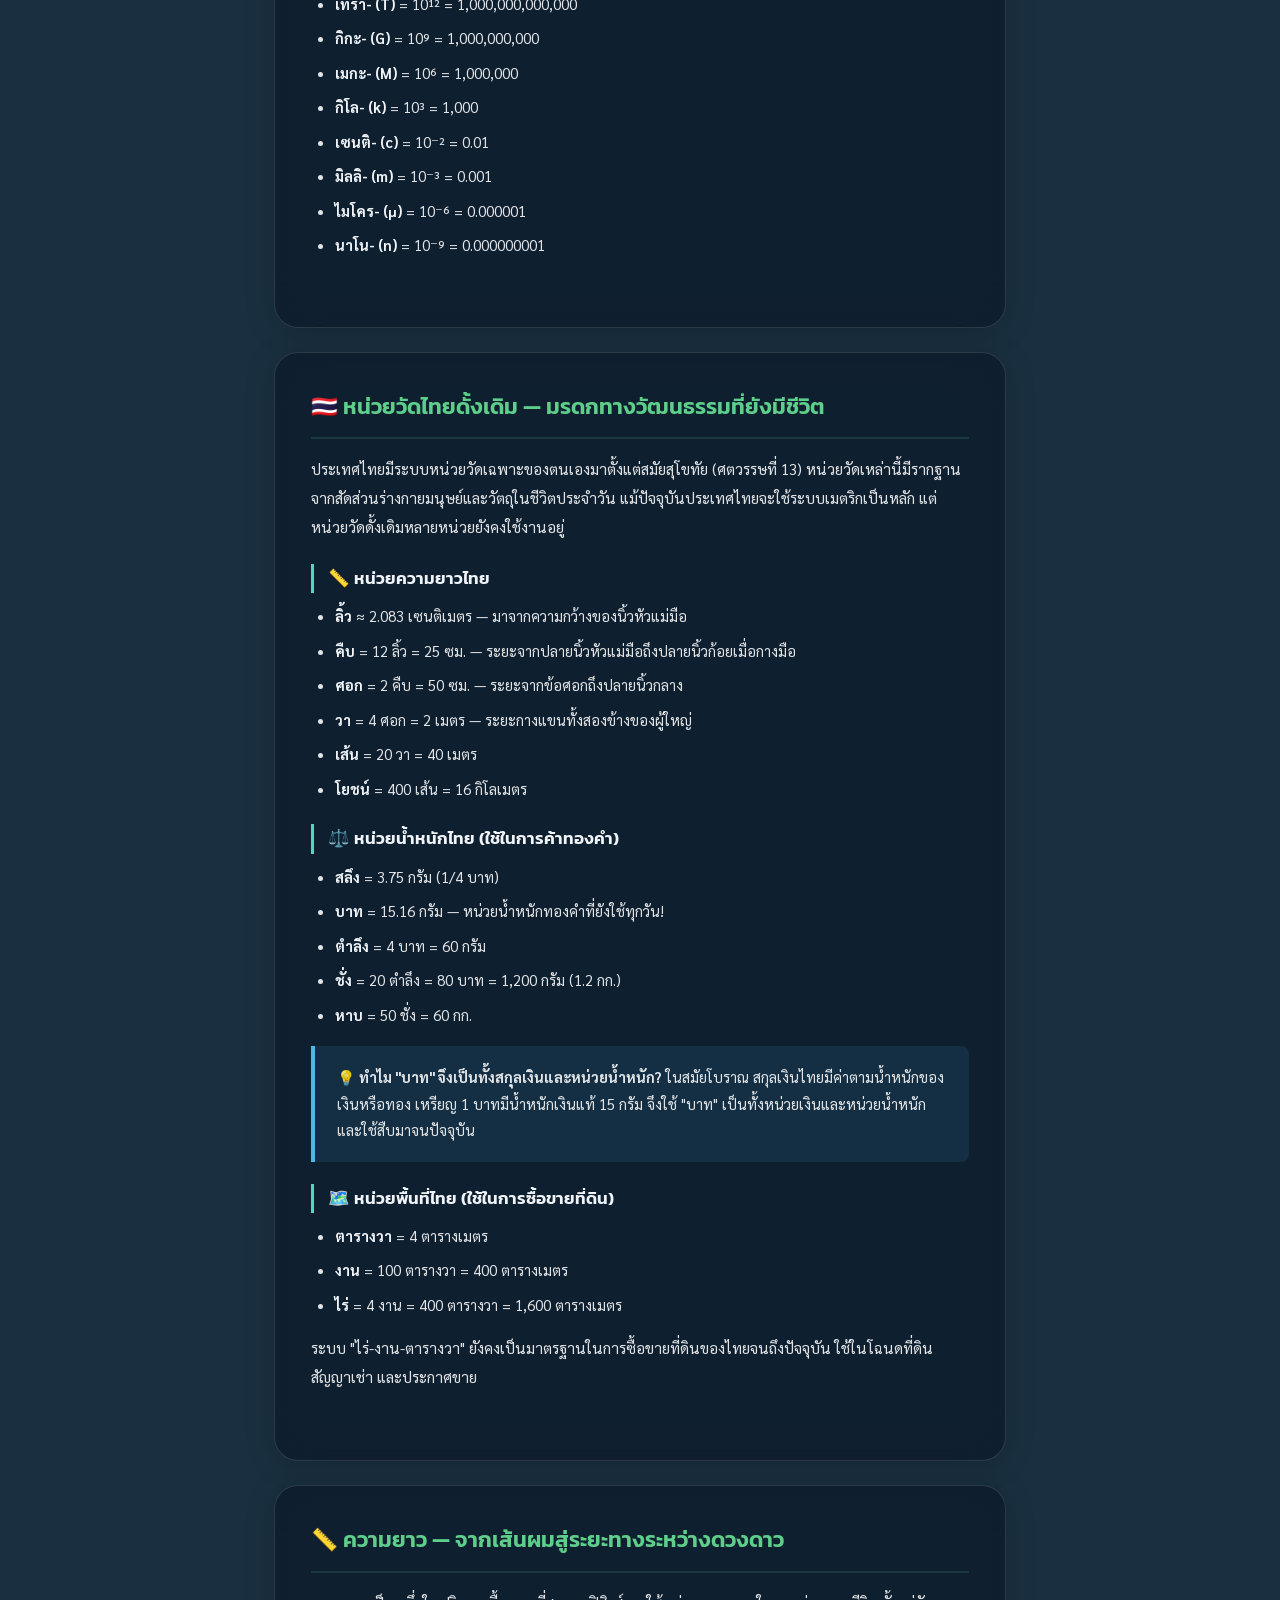
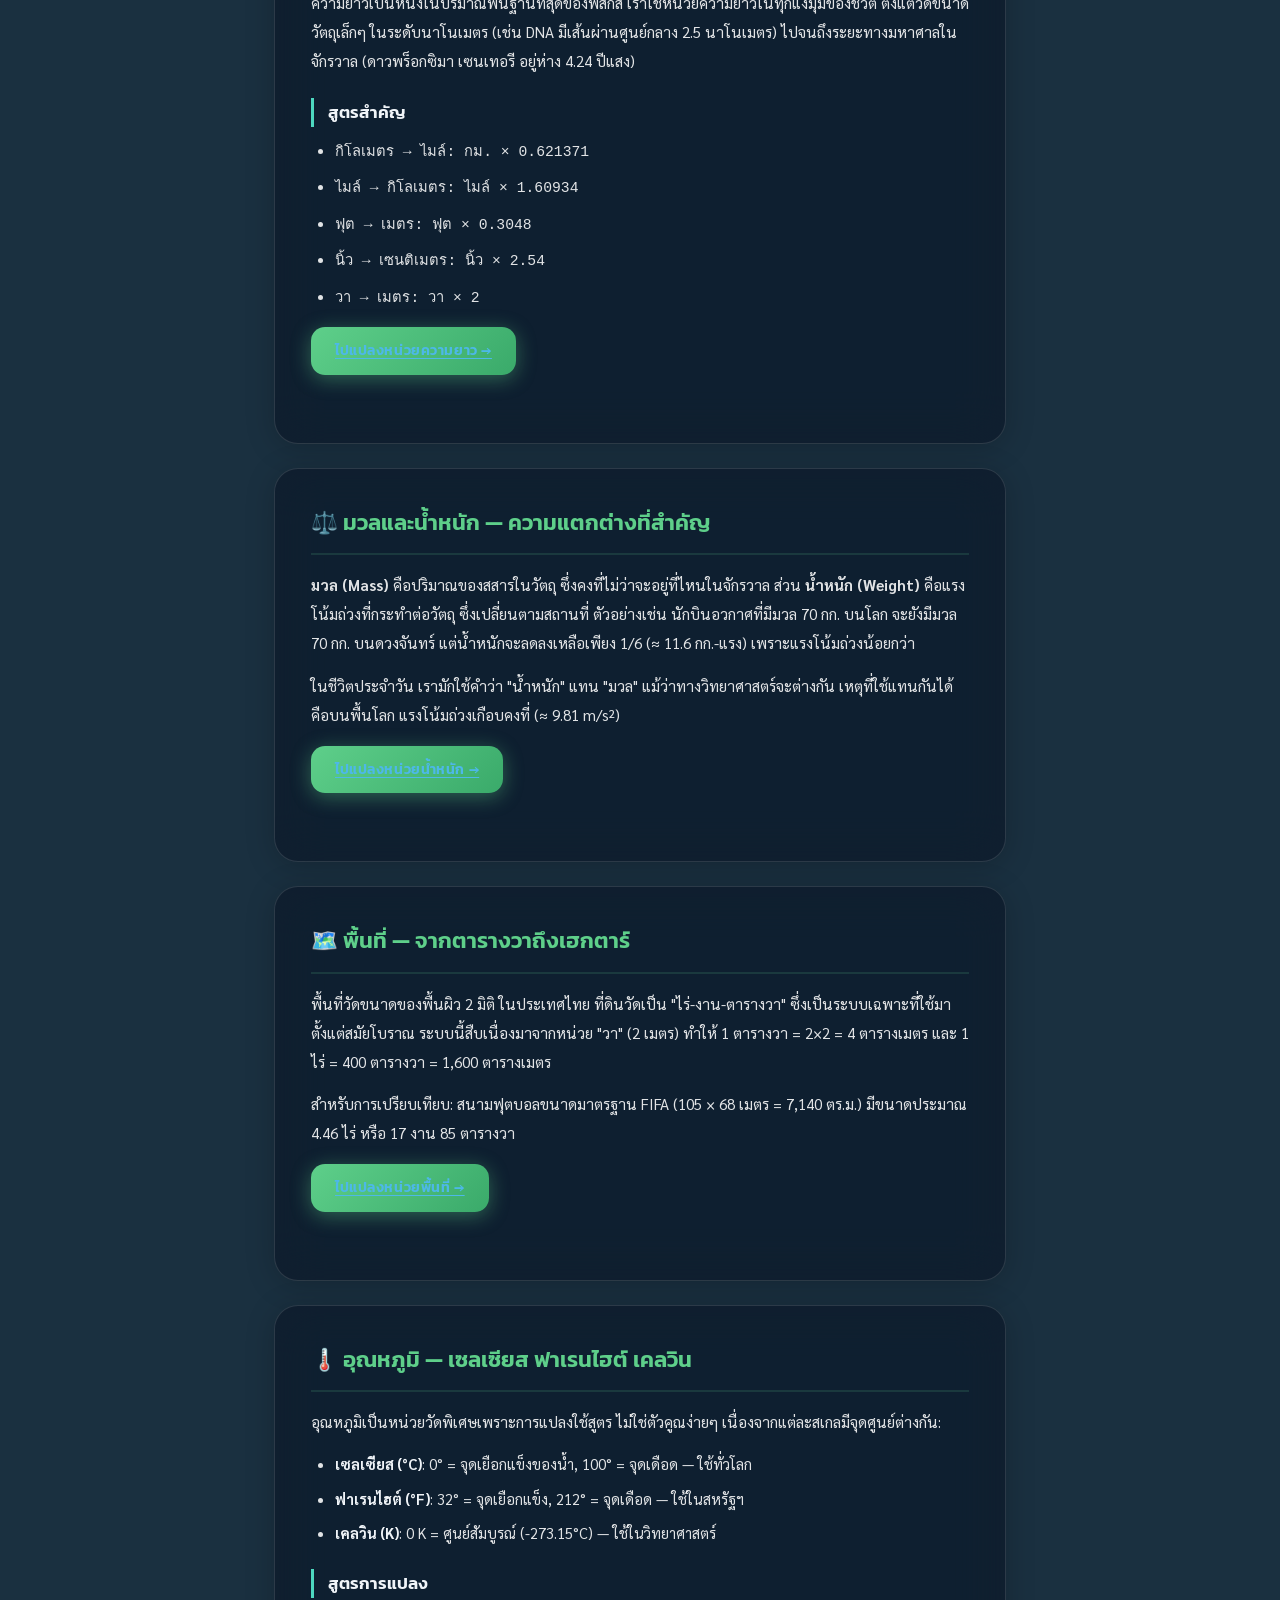
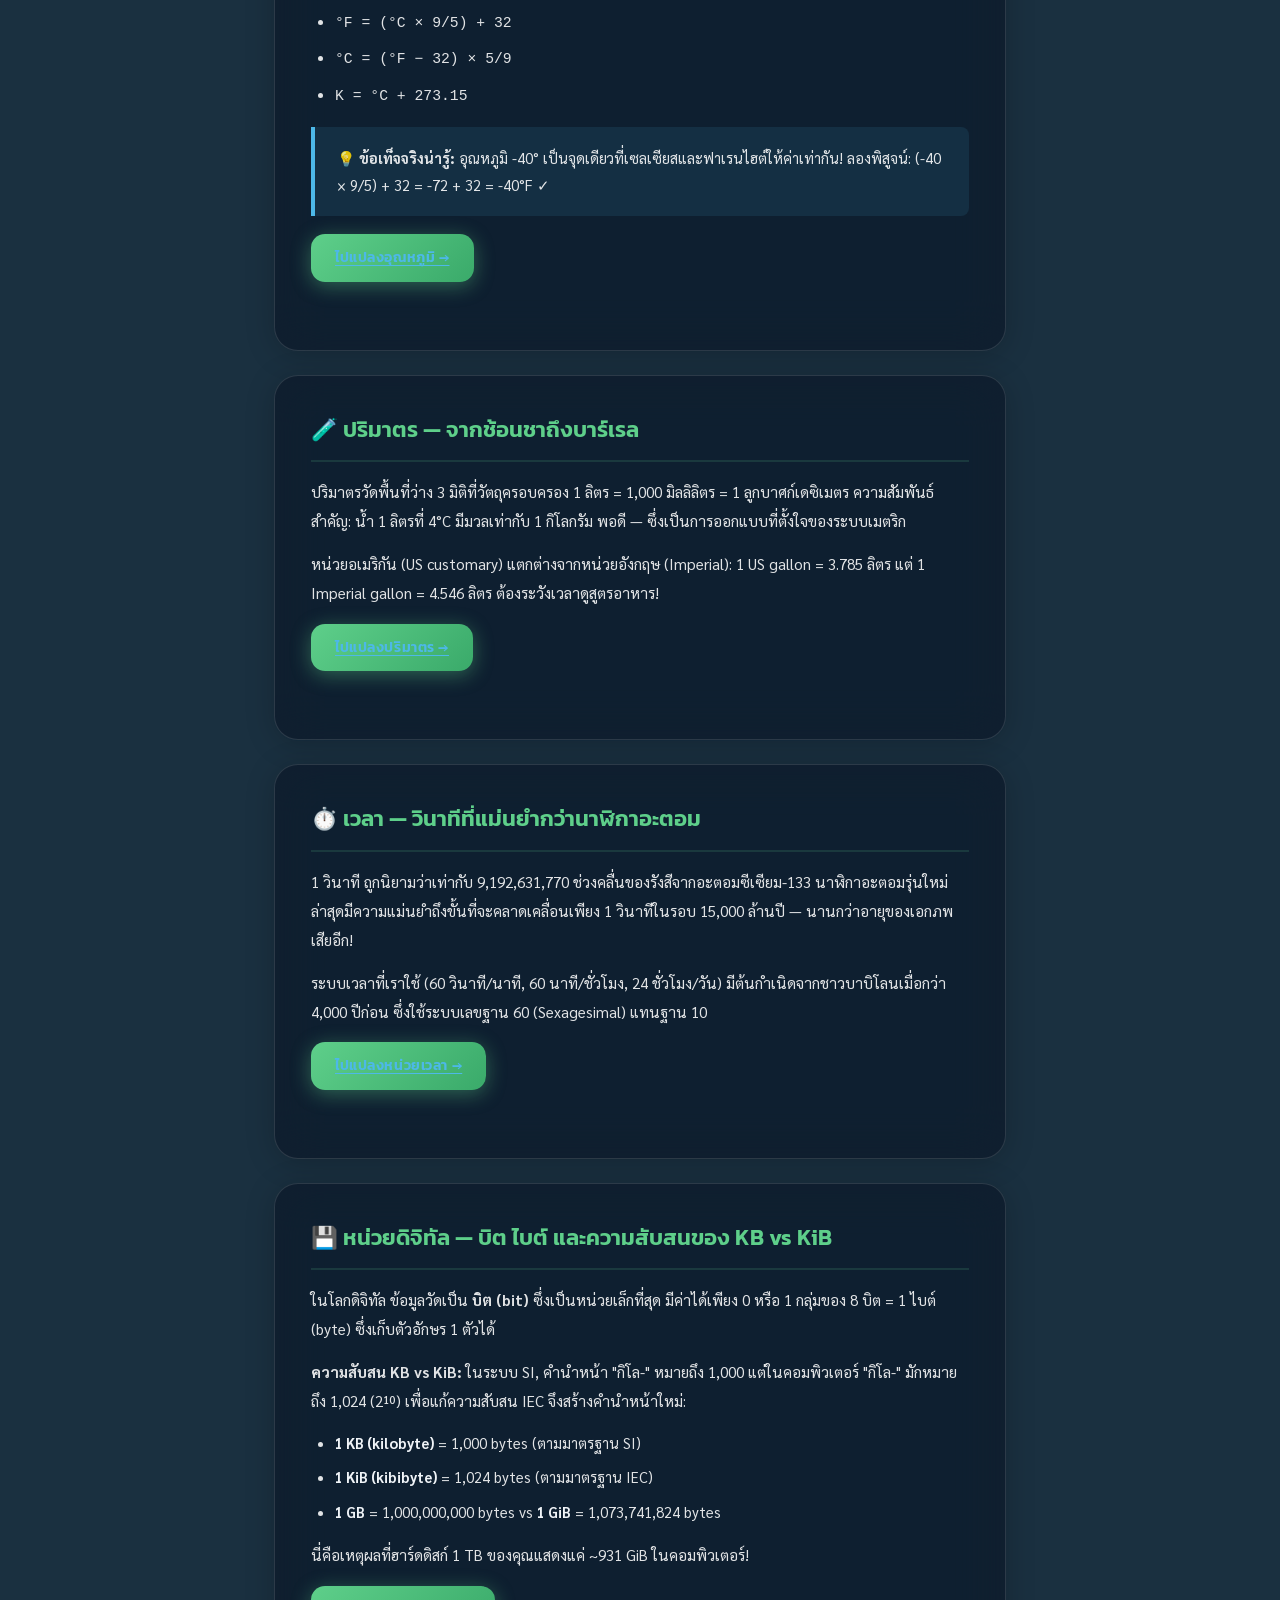
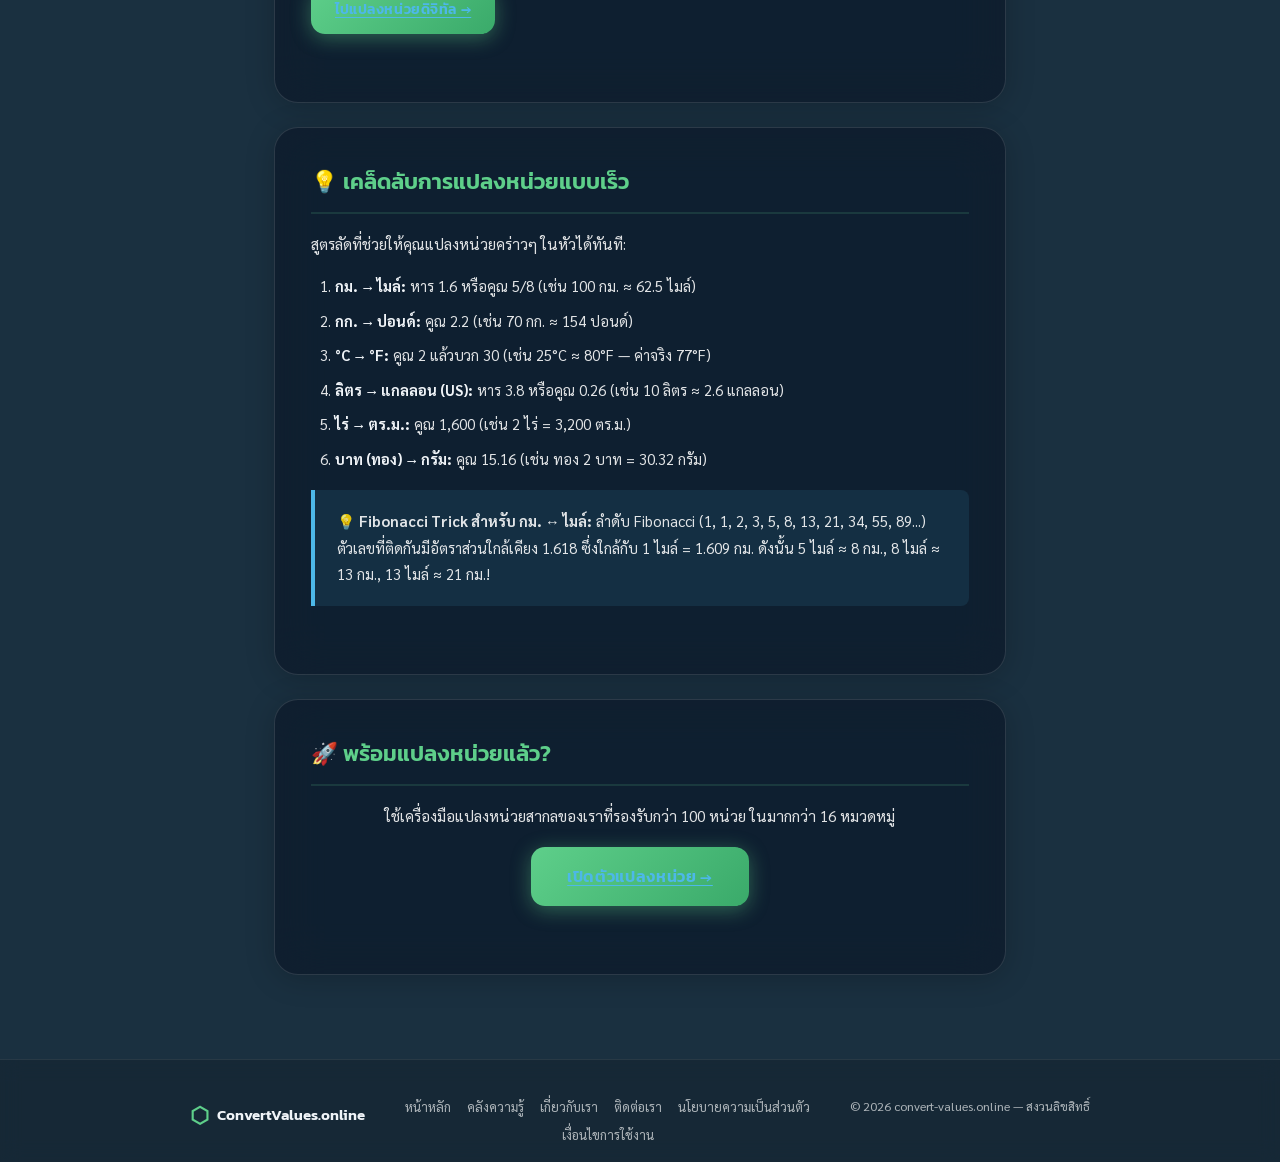
<file: knowledge.html>
<!DOCTYPE html>
<html lang="th">
<head>
  <meta charset="UTF-8" />
  <meta name="viewport" content="width=device-width, initial-scale=1.0" />
  <title>คลังความรู้เรื่องหน่วยวัด — ConvertValues.online | Knowledge Base</title>
  <meta name="description" content="เรียนรู้เกี่ยวกับระบบหน่วยวัดสากล ประวัติศาสตร์ สูตรการแปลง หน่วยวัดไทยดั้งเดิม และความรู้เชิงลึกเกี่ยวกับการวัดมากกว่า 100 หน่วย" />
  <meta name="robots" content="index, follow" />
  <link rel="canonical" href="https://convert-values.online/knowledge.html" />
  <script async src="https://pagead2.googlesyndication.com/pagead/js/adsbygoogle.js?client=ca-pub-2394490768927431" crossorigin="anonymous"></script>
  <link rel="stylesheet" href="style.css" />
  <link rel="preconnect" href="https://fonts.googleapis.com" />
  <link href="https://fonts.googleapis.com/css2?family=Kanit:wght@300;400;500;600;700&family=Sarabun:wght@300;400;500&family=Inter:wght@300;400;500;600&display=swap" rel="stylesheet" />
</head>
<body>
  <div class="bg-layer" id="bgLayer"></div><div class="bg-overlay"></div><div class="bg-fog"></div><div class="particles" id="particles"></div>

  <nav class="site-nav" id="siteNav"><div class="nav-inner"><a href="index.html" class="nav-logo"><span class="nav-logo-icon">⬡</span><span class="nav-logo-text">ConvertValues</span></a><button class="nav-toggle" id="navToggle" aria-label="Toggle menu"><span></span><span></span><span></span></button><div class="nav-links" id="navLinks"><a href="index.html" class="nav-link">🏠 หน้าหลัก</a><a href="knowledge.html" class="nav-link active">📚 คลังความรู้</a><a href="about.html" class="nav-link">ℹ️ เกี่ยวกับเรา</a><a href="contact.html" class="nav-link">📩 ติดต่อ</a><button class="lang-toggle" id="langToggle">🌐 TH</button></div></div></nav>

  <div class="page-hero">
    <span class="page-hero-icon">📚</span>
    <h1>คลังความรู้เรื่องหน่วยวัด</h1>
    <p>แหล่งความรู้เชิงลึกเกี่ยวกับระบบหน่วยวัด ประวัติศาสตร์ สูตรสำคัญ และหน่วยวัดไทยดั้งเดิม</p>
  </div>

  <div class="page-content">
    <div class="breadcrumb"><a href="index.html">หน้าหลัก</a> <span>›</span> คลังความรู้</div>

    <!-- Quick Links -->
    <div class="content-card">
      <div class="content-section">
        <h2>📑 สารบัญ</h2>
        <div class="toc-list">
          <a href="#si-system">🏛️ ระบบ SI สากล</a>
          <a href="#thai-units">🇹🇭 หน่วยวัดไทยดั้งเดิม</a>
          <a href="#length">📏 ความยาว</a>
          <a href="#mass">⚖️ มวลและน้ำหนัก</a>
          <a href="#area">🗺️ พื้นที่</a>
          <a href="#temperature">🌡️ อุณหภูมิ</a>
          <a href="#volume">🧪 ปริมาตร</a>
          <a href="#time">⏱️ เวลา</a>
          <a href="#digital">💾 หน่วยดิจิทัล</a>
          <a href="#tips">💡 เคล็ดลับการแปลงหน่วย</a>
        </div>
      </div>
    </div>

    <!-- SI System -->
    <div class="content-card" id="si-system">
      <div class="content-section">
        <h2>🏛️ ระบบหน่วยวัดสากล (International System of Units — SI)</h2>
        <p>ระบบ SI (Système International d'Unités) เป็นระบบหน่วยวัดมาตรฐานที่ใช้ทั่วโลก ถูกสร้างขึ้นจากระบบเมตริกที่ประดิษฐ์ในช่วงการปฏิวัติฝรั่งเศส ค.ศ. 1795 และได้รับการปรับปรุงอย่างต่อเนื่องจนเป็นระบบที่ใช้มาตรฐานเดียวกันทั่วโลกในปัจจุบัน</p>

        <h3>หน่วยฐาน 7 หน่วยของระบบ SI</h3>
        <p>ระบบ SI ประกอบด้วยหน่วยฐาน 7 หน่วย ที่เป็นรากฐานของการวัดทั้งหมด:</p>
        <ol>
          <li><strong>เมตร (m)</strong> — ความยาว: ระยะทางที่แสงเดินทางในสุญญากาศใน 1/299,792,458 วินาที</li>
          <li><strong>กิโลกรัม (kg)</strong> — มวล: นิยามจากค่าคงที่ของพลังค์ (h = 6.62607015 × 10⁻³⁴ J·s)</li>
          <li><strong>วินาที (s)</strong> — เวลา: 9,192,631,770 ช่วงคลื่นรังสีจากอะตอมซีเซียม-133</li>
          <li><strong>แอมแปร์ (A)</strong> — กระแสไฟฟ้า: นิยามจากประจุมูลฐาน (e = 1.602176634 × 10⁻¹⁹ C)</li>
          <li><strong>เคลวิน (K)</strong> — อุณหภูมิ: นิยามจากค่าคงที่ของโบลท์ซมันน์</li>
          <li><strong>โมล (mol)</strong> — ปริมาณสาร: 6.02214076 × 10²³ อนุภาค (เลขอาโวกาโดร)</li>
          <li><strong>แคนเดลา (cd)</strong> — ความเข้มของแสง</li>
        </ol>

        <div class="info-box">
          <p>💡 <strong>ข้อมูลน่ารู้:</strong> ในปี 2019 ระบบ SI ได้รับการปฏิรูปครั้งใหญ่ โดยนิยามหน่วยฐานทั้ง 7 หน่วยใหม่จากค่าคงที่ทางฟิสิกส์ แทนที่จะอ้างอิงจากวัตถุทางกายภาพ เช่น กิโลกรัมที่เคยนิยามจากแท่งโลหะแพลตินัม-อิริเดียมในปารีส</p>
        </div>

        <h3>คำนำหน้า SI (SI Prefixes)</h3>
        <p>ระบบ SI ใช้คำนำหน้าเพื่อแสดงตัวคูณของ 10 ช่วยให้แสดงตัวเลขที่ใหญ่หรือเล็กมากได้สะดวก:</p>
        <ul>
          <li><strong>เทรา- (T)</strong> = 10¹² = 1,000,000,000,000</li>
          <li><strong>กิกะ- (G)</strong> = 10⁹ = 1,000,000,000</li>
          <li><strong>เมกะ- (M)</strong> = 10⁶ = 1,000,000</li>
          <li><strong>กิโล- (k)</strong> = 10³ = 1,000</li>
          <li><strong>เซนติ- (c)</strong> = 10⁻² = 0.01</li>
          <li><strong>มิลลิ- (m)</strong> = 10⁻³ = 0.001</li>
          <li><strong>ไมโคร- (μ)</strong> = 10⁻⁶ = 0.000001</li>
          <li><strong>นาโน- (n)</strong> = 10⁻⁹ = 0.000000001</li>
        </ul>
      </div>
    </div>

    <!-- Thai Units -->
    <div class="content-card" id="thai-units">
      <div class="content-section">
        <h2>🇹🇭 หน่วยวัดไทยดั้งเดิม — มรดกทางวัฒนธรรมที่ยังมีชีวิต</h2>
        <p>ประเทศไทยมีระบบหน่วยวัดเฉพาะของตนเองมาตั้งแต่สมัยสุโขทัย (ศตวรรษที่ 13) หน่วยวัดเหล่านี้มีรากฐานจากสัดส่วนร่างกายมนุษย์และวัตถุในชีวิตประจำวัน แม้ปัจจุบันประเทศไทยจะใช้ระบบเมตริกเป็นหลัก แต่หน่วยวัดดั้งเดิมหลายหน่วยยังคงใช้งานอยู่</p>

        <h3>📏 หน่วยความยาวไทย</h3>
        <ul>
          <li><strong>ลิ้ว</strong> ≈ 2.083 เซนติเมตร — มาจากความกว้างของนิ้วหัวแม่มือ</li>
          <li><strong>คืบ</strong> = 12 ลิ้ว = 25 ซม. — ระยะจากปลายนิ้วหัวแม่มือถึงปลายนิ้วก้อยเมื่อกางมือ</li>
          <li><strong>ศอก</strong> = 2 คืบ = 50 ซม. — ระยะจากข้อศอกถึงปลายนิ้วกลาง</li>
          <li><strong>วา</strong> = 4 ศอก = 2 เมตร — ระยะกางแขนทั้งสองข้างของผู้ใหญ่</li>
          <li><strong>เส้น</strong> = 20 วา = 40 เมตร</li>
          <li><strong>โยชน์</strong> = 400 เส้น = 16 กิโลเมตร</li>
        </ul>

        <h3>⚖️ หน่วยน้ำหนักไทย (ใช้ในการค้าทองคำ)</h3>
        <ul>
          <li><strong>สลึง</strong> = 3.75 กรัม (1/4 บาท)</li>
          <li><strong>บาท</strong> = 15.16 กรัม — หน่วยน้ำหนักทองคำที่ยังใช้ทุกวัน!</li>
          <li><strong>ตำลึง</strong> = 4 บาท = 60 กรัม</li>
          <li><strong>ชั่ง</strong> = 20 ตำลึง = 80 บาท = 1,200 กรัม (1.2 กก.)</li>
          <li><strong>หาบ</strong> = 50 ชั่ง = 60 กก.</li>
        </ul>
        <div class="info-box">
          <p>💡 <strong>ทำไม "บาท" จึงเป็นทั้งสกุลเงินและหน่วยน้ำหนัก?</strong> ในสมัยโบราณ สกุลเงินไทยมีค่าตามน้ำหนักของเงินหรือทอง เหรียญ 1 บาทมีน้ำหนักเงินแท้ 15 กรัม จึงใช้ "บาท" เป็นทั้งหน่วยเงินและหน่วยน้ำหนัก และใช้สืบมาจนปัจจุบัน</p>
        </div>

        <h3>🗺️ หน่วยพื้นที่ไทย (ใช้ในการซื้อขายที่ดิน)</h3>
        <ul>
          <li><strong>ตารางวา</strong> = 4 ตารางเมตร</li>
          <li><strong>งาน</strong> = 100 ตารางวา = 400 ตารางเมตร</li>
          <li><strong>ไร่</strong> = 4 งาน = 400 ตารางวา = 1,600 ตารางเมตร</li>
        </ul>
        <p>ระบบ "ไร่-งาน-ตารางวา" ยังคงเป็นมาตรฐานในการซื้อขายที่ดินของไทยจนถึงปัจจุบัน ใช้ในโฉนดที่ดิน สัญญาเช่า และประกาศขาย</p>
      </div>
    </div>

    <!-- Length -->
    <div class="content-card" id="length">
      <div class="content-section">
        <h2>📏 ความยาว — จากเส้นผมสู่ระยะทางระหว่างดวงดาว</h2>
        <p>ความยาวเป็นหนึ่งในปริมาณพื้นฐานที่สุดของฟิสิกส์ เราใช้หน่วยความยาวในทุกแง่มุมของชีวิต ตั้งแต่วัดขนาดวัตถุเล็กๆ ในระดับนาโนเมตร (เช่น DNA มีเส้นผ่านศูนย์กลาง 2.5 นาโนเมตร) ไปจนถึงระยะทางมหาศาลในจักรวาล (ดาวพร็อกซิมา เซนเทอรี อยู่ห่าง 4.24 ปีแสง)</p>

        <h3>สูตรสำคัญ</h3>
        <ul>
          <li><code>กิโลเมตร → ไมล์: กม. × 0.621371</code></li>
          <li><code>ไมล์ → กิโลเมตร: ไมล์ × 1.60934</code></li>
          <li><code>ฟุต → เมตร: ฟุต × 0.3048</code></li>
          <li><code>นิ้ว → เซนติเมตร: นิ้ว × 2.54</code></li>
          <li><code>วา → เมตร: วา × 2</code></li>
        </ul>
        <p style="margin-top:16px;"><a href="index.html" class="btn btn-primary" style="display:inline-block;flex:initial;padding:10px 24px;font-size:0.9rem;">ไปแปลงหน่วยความยาว →</a></p>
      </div>
    </div>

    <!-- Mass -->
    <div class="content-card" id="mass">
      <div class="content-section">
        <h2>⚖️ มวลและน้ำหนัก — ความแตกต่างที่สำคัญ</h2>
        <p><strong>มวล (Mass)</strong> คือปริมาณของสสารในวัตถุ ซึ่งคงที่ไม่ว่าจะอยู่ที่ไหนในจักรวาล ส่วน <strong>น้ำหนัก (Weight)</strong> คือแรงโน้มถ่วงที่กระทำต่อวัตถุ ซึ่งเปลี่ยนตามสถานที่ ตัวอย่างเช่น นักบินอวกาศที่มีมวล 70 กก. บนโลก จะยังมีมวล 70 กก. บนดวงจันทร์ แต่น้ำหนักจะลดลงเหลือเพียง 1/6 (≈ 11.6 กก.-แรง) เพราะแรงโน้มถ่วงน้อยกว่า</p>
        <p>ในชีวิตประจำวัน เรามักใช้คำว่า "น้ำหนัก" แทน "มวล" แม้ว่าทางวิทยาศาสตร์จะต่างกัน เหตุที่ใช้แทนกันได้คือบนพื้นโลก แรงโน้มถ่วงเกือบคงที่ (≈ 9.81 m/s²)</p>
        <p style="margin-top:16px;"><a href="index.html" class="btn btn-primary" style="display:inline-block;flex:initial;padding:10px 24px;font-size:0.9rem;">ไปแปลงหน่วยน้ำหนัก →</a></p>
      </div>
    </div>

    <!-- Area -->
    <div class="content-card" id="area">
      <div class="content-section">
        <h2>🗺️ พื้นที่ — จากตารางวาถึงเฮกตาร์</h2>
        <p>พื้นที่วัดขนาดของพื้นผิว 2 มิติ ในประเทศไทย ที่ดินวัดเป็น "ไร่-งาน-ตารางวา" ซึ่งเป็นระบบเฉพาะที่ใช้มาตั้งแต่สมัยโบราณ ระบบนี้สืบเนื่องมาจากหน่วย "วา" (2 เมตร) ทำให้ 1 ตารางวา = 2×2 = 4 ตารางเมตร และ 1 ไร่ = 400 ตารางวา = 1,600 ตารางเมตร</p>
        <p>สำหรับการเปรียบเทียบ: สนามฟุตบอลขนาดมาตรฐาน FIFA (105 × 68 เมตร = 7,140 ตร.ม.) มีขนาดประมาณ 4.46 ไร่ หรือ 17 งาน 85 ตารางวา</p>
        <p style="margin-top:16px;"><a href="index.html" class="btn btn-primary" style="display:inline-block;flex:initial;padding:10px 24px;font-size:0.9rem;">ไปแปลงหน่วยพื้นที่ →</a></p>
      </div>
    </div>

    <!-- Temperature -->
    <div class="content-card" id="temperature">
      <div class="content-section">
        <h2>🌡️ อุณหภูมิ — เซลเซียส ฟาเรนไฮต์ เคลวิน</h2>
        <p>อุณหภูมิเป็นหน่วยวัดพิเศษเพราะการแปลงใช้สูตร ไม่ใช่ตัวคูณง่ายๆ เนื่องจากแต่ละสเกลมีจุดศูนย์ต่างกัน:</p>
        <ul>
          <li><strong>เซลเซียส (°C)</strong>: 0° = จุดเยือกแข็งของน้ำ, 100° = จุดเดือด — ใช้ทั่วโลก</li>
          <li><strong>ฟาเรนไฮต์ (°F)</strong>: 32° = จุดเยือกแข็ง, 212° = จุดเดือด — ใช้ในสหรัฐฯ</li>
          <li><strong>เคลวิน (K)</strong>: 0 K = ศูนย์สัมบูรณ์ (-273.15°C) — ใช้ในวิทยาศาสตร์</li>
        </ul>
        <h3>สูตรการแปลง</h3>
        <ul>
          <li><code>°F = (°C × 9/5) + 32</code></li>
          <li><code>°C = (°F − 32) × 5/9</code></li>
          <li><code>K = °C + 273.15</code></li>
        </ul>
        <div class="info-box">
          <p>💡 <strong>ข้อเท็จจริงน่ารู้:</strong> อุณหภูมิ -40° เป็นจุดเดียวที่เซลเซียสและฟาเรนไฮต์ให้ค่าเท่ากัน! ลองพิสูจน์: (-40 × 9/5) + 32 = -72 + 32 = -40°F ✓</p>
        </div>
        <p style="margin-top:16px;"><a href="index.html" class="btn btn-primary" style="display:inline-block;flex:initial;padding:10px 24px;font-size:0.9rem;">ไปแปลงอุณหภูมิ →</a></p>
      </div>
    </div>

    <!-- Volume -->
    <div class="content-card" id="volume">
      <div class="content-section">
        <h2>🧪 ปริมาตร — จากช้อนชาถึงบาร์เรล</h2>
        <p>ปริมาตรวัดพื้นที่ว่าง 3 มิติที่วัตถุครอบครอง 1 ลิตร = 1,000 มิลลิลิตร = 1 ลูกบาศก์เดซิเมตร ความสัมพันธ์สำคัญ: น้ำ 1 ลิตรที่ 4°C มีมวลเท่ากับ 1 กิโลกรัม พอดี — ซึ่งเป็นการออกแบบที่ตั้งใจของระบบเมตริก</p>
        <p>หน่วยอเมริกัน (US customary) แตกต่างจากหน่วยอังกฤษ (Imperial): 1 US gallon = 3.785 ลิตร แต่ 1 Imperial gallon = 4.546 ลิตร ต้องระวังเวลาดูสูตรอาหาร!</p>
        <p style="margin-top:16px;"><a href="index.html" class="btn btn-primary" style="display:inline-block;flex:initial;padding:10px 24px;font-size:0.9rem;">ไปแปลงปริมาตร →</a></p>
      </div>
    </div>

    <!-- Time -->
    <div class="content-card" id="time">
      <div class="content-section">
        <h2>⏱️ เวลา — วินาทีที่แม่นยำกว่านาฬิกาอะตอม</h2>
        <p>1 วินาที ถูกนิยามว่าเท่ากับ 9,192,631,770 ช่วงคลื่นของรังสีจากอะตอมซีเซียม-133 นาฬิกาอะตอมรุ่นใหม่ล่าสุดมีความแม่นยำถึงขั้นที่จะคลาดเคลื่อนเพียง 1 วินาทีในรอบ 15,000 ล้านปี — นานกว่าอายุของเอกภพเสียอีก!</p>
        <p>ระบบเวลาที่เราใช้ (60 วินาที/นาที, 60 นาที/ชั่วโมง, 24 ชั่วโมง/วัน) มีต้นกำเนิดจากชาวบาบิโลนเมื่อกว่า 4,000 ปีก่อน ซึ่งใช้ระบบเลขฐาน 60 (Sexagesimal) แทนฐาน 10</p>
        <p style="margin-top:16px;"><a href="index.html" class="btn btn-primary" style="display:inline-block;flex:initial;padding:10px 24px;font-size:0.9rem;">ไปแปลงหน่วยเวลา →</a></p>
      </div>
    </div>

    <!-- Digital -->
    <div class="content-card" id="digital">
      <div class="content-section">
        <h2>💾 หน่วยดิจิทัล — บิต ไบต์ และความสับสนของ KB vs KiB</h2>
        <p>ในโลกดิจิทัล ข้อมูลวัดเป็น <strong>บิต (bit)</strong> ซึ่งเป็นหน่วยเล็กที่สุด มีค่าได้เพียง 0 หรือ 1 กลุ่มของ 8 บิต = 1 ไบต์ (byte) ซึ่งเก็บตัวอักษร 1 ตัวได้</p>
        <p><strong>ความสับสน KB vs KiB:</strong> ในระบบ SI, คำนำหน้า "กิโล-" หมายถึง 1,000 แต่ในคอมพิวเตอร์ "กิโล-" มักหมายถึง 1,024 (2¹⁰) เพื่อแก้ความสับสน IEC จึงสร้างคำนำหน้าใหม่:</p>
        <ul>
          <li><strong>1 KB (kilobyte)</strong> = 1,000 bytes (ตามมาตรฐาน SI)</li>
          <li><strong>1 KiB (kibibyte)</strong> = 1,024 bytes (ตามมาตรฐาน IEC)</li>
          <li><strong>1 GB</strong> = 1,000,000,000 bytes vs <strong>1 GiB</strong> = 1,073,741,824 bytes</li>
        </ul>
        <p>นี่คือเหตุผลที่ฮาร์ดดิสก์ 1 TB ของคุณแสดงแค่ ~931 GiB ในคอมพิวเตอร์!</p>
        <p style="margin-top:16px;"><a href="index.html" class="btn btn-primary" style="display:inline-block;flex:initial;padding:10px 24px;font-size:0.9rem;">ไปแปลงหน่วยดิจิทัล →</a></p>
      </div>
    </div>

    <!-- Tips -->
    <div class="content-card" id="tips">
      <div class="content-section">
        <h2>💡 เคล็ดลับการแปลงหน่วยแบบเร็ว</h2>
        <p>สูตรลัดที่ช่วยให้คุณแปลงหน่วยคร่าวๆ ในหัวได้ทันที:</p>
        <ol>
          <li><strong>กม. → ไมล์:</strong> หาร 1.6 หรือคูณ 5/8 (เช่น 100 กม. ≈ 62.5 ไมล์)</li>
          <li><strong>กก. → ปอนด์:</strong> คูณ 2.2 (เช่น 70 กก. ≈ 154 ปอนด์)</li>
          <li><strong>°C → °F:</strong> คูณ 2 แล้วบวก 30 (เช่น 25°C ≈ 80°F — ค่าจริง 77°F)</li>
          <li><strong>ลิตร → แกลลอน (US):</strong> หาร 3.8 หรือคูณ 0.26 (เช่น 10 ลิตร ≈ 2.6 แกลลอน)</li>
          <li><strong>ไร่ → ตร.ม.:</strong> คูณ 1,600 (เช่น 2 ไร่ = 3,200 ตร.ม.)</li>
          <li><strong>บาท (ทอง) → กรัม:</strong> คูณ 15.16 (เช่น ทอง 2 บาท = 30.32 กรัม)</li>
        </ol>
        <div class="info-box">
          <p>💡 <strong>Fibonacci Trick สำหรับ กม. ↔ ไมล์:</strong> ลำดับ Fibonacci (1, 1, 2, 3, 5, 8, 13, 21, 34, 55, 89...) ตัวเลขที่ติดกันมีอัตราส่วนใกล้เคียง 1.618 ซึ่งใกล้กับ 1 ไมล์ = 1.609 กม. ดังนั้น 5 ไมล์ ≈ 8 กม., 8 ไมล์ ≈ 13 กม., 13 ไมล์ ≈ 21 กม.!</p>
        </div>
      </div>
    </div>

    <!-- CTA -->
    <div class="content-card" style="text-align:center;">
      <div class="content-section">
        <h2>🚀 พร้อมแปลงหน่วยแล้ว?</h2>
        <p>ใช้เครื่องมือแปลงหน่วยสากลของเราที่รองรับกว่า 100 หน่วย ในมากกว่า 16 หมวดหมู่</p>
        <p style="margin-top:16px;"><a href="index.html" class="btn btn-primary" style="display:inline-block;flex:initial;padding:14px 36px;">เปิดตัวแปลงหน่วย →</a></p>
      </div>
    </div>
  </div>

  <footer class="site-footer"><div class="footer-inner"><div class="footer-brand"><span class="footer-logo">⬡</span><span class="footer-name">ConvertValues.online</span></div><div class="footer-links"><a href="index.html">หน้าหลัก</a><a href="knowledge.html">คลังความรู้</a><a href="about.html">เกี่ยวกับเรา</a><a href="contact.html">ติดต่อเรา</a><a href="privacy.html">นโยบายความเป็นส่วนตัว</a><a href="terms.html">เงื่อนไขการใช้งาน</a></div><div class="footer-info"><p>© <span id="footerYear"></span> convert-values.online — สงวนลิขสิทธิ์</p></div></div></footer>

  <!-- Cookie Consent -->
  <div class="cookie-banner" id="cookieBanner" style="display:none">
    <p>🍪 เว็บไซต์นี้ใช้คุกกี้เพื่อปรับปรุงประสบการณ์การใช้งานและแสดงโฆษณาที่เกี่ยวข้อง โดยการใช้งานเว็บไซต์ต่อ คุณยอมรับการใช้คุกกี้ตาม <a href="privacy.html">นโยบายความเป็นส่วนตัว</a> ของเรา</p>
    <button class="cookie-accept" id="cookieAcceptBtn">ยอมรับ</button>
  </div>

  <script>
    document.getElementById("footerYear").textContent=new Date().getFullYear();
    window.addEventListener("scroll",()=>{document.getElementById("siteNav")?.classList.toggle("scrolled",window.scrollY>50);});
    const t=document.getElementById("navToggle"),l=document.getElementById("navLinks");if(t&&l)t.addEventListener("click",()=>{t.classList.toggle("open");l.classList.toggle("open");});
    const pc=document.getElementById("particles");for(let i=0;i<15;i++){const p=document.createElement("div");p.className="particle";const s=Math.random()*4+2;p.style.cssText=`width:${s}px;height:${s}px;left:${Math.random()*100}%;animation-duration:${12+Math.random()*18}s;animation-delay:${-Math.random()*20}s;opacity:${0.2+Math.random()*0.3};`;pc.appendChild(p);}
    const h=new Date().getHours(),bg=document.getElementById("bgLayer");if(h>=5&&h<10)bg.classList.add("morning");else if(h>=10&&h<17)bg.classList.add("day");else if(h>=17&&h<20)bg.classList.add("evening");else bg.classList.add("night");
    // Cookie Consent
    (function(){const b=document.getElementById('cookieBanner'),a=document.getElementById('cookieAcceptBtn');if(!localStorage.getItem('cookie_consent'))b.style.display='flex';if(a)a.addEventListener('click',function(){localStorage.setItem('cookie_consent','accepted');b.style.display='none';});})();
  </script>
</body>
</html>
</file>
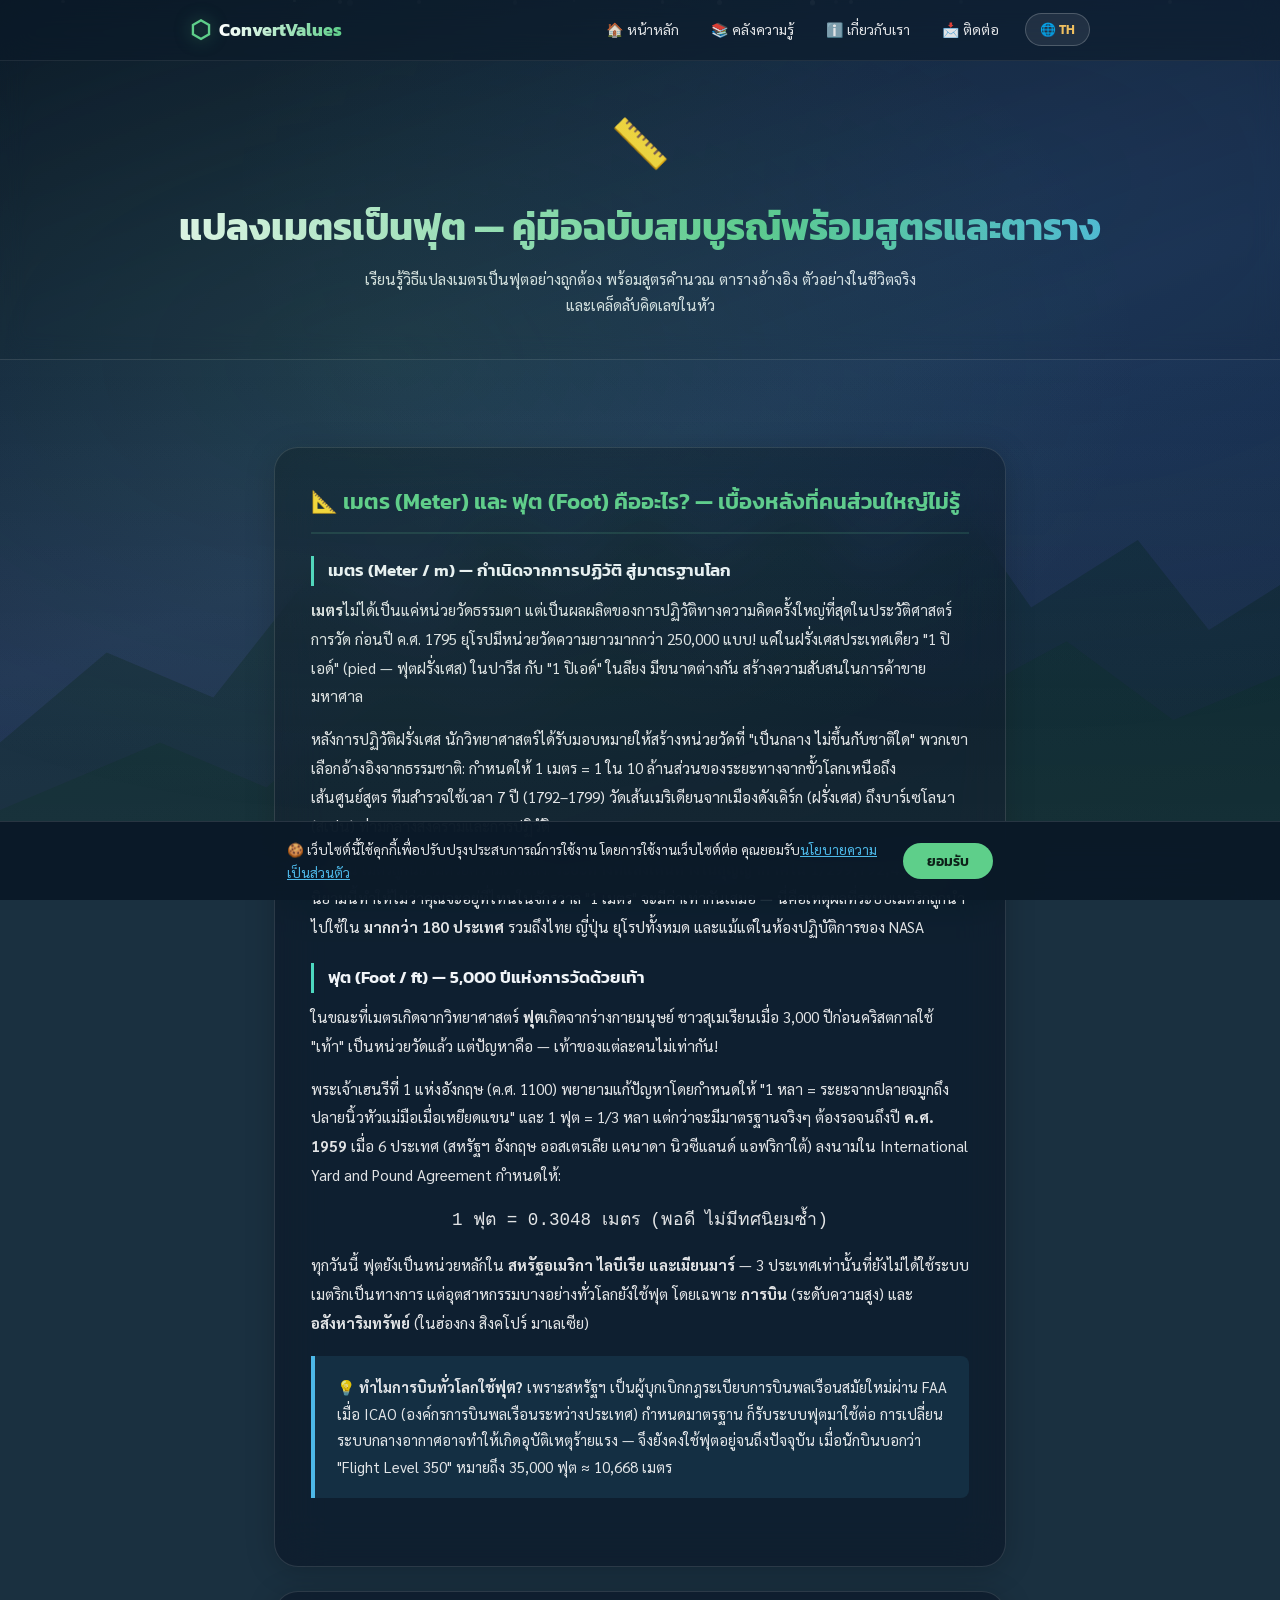
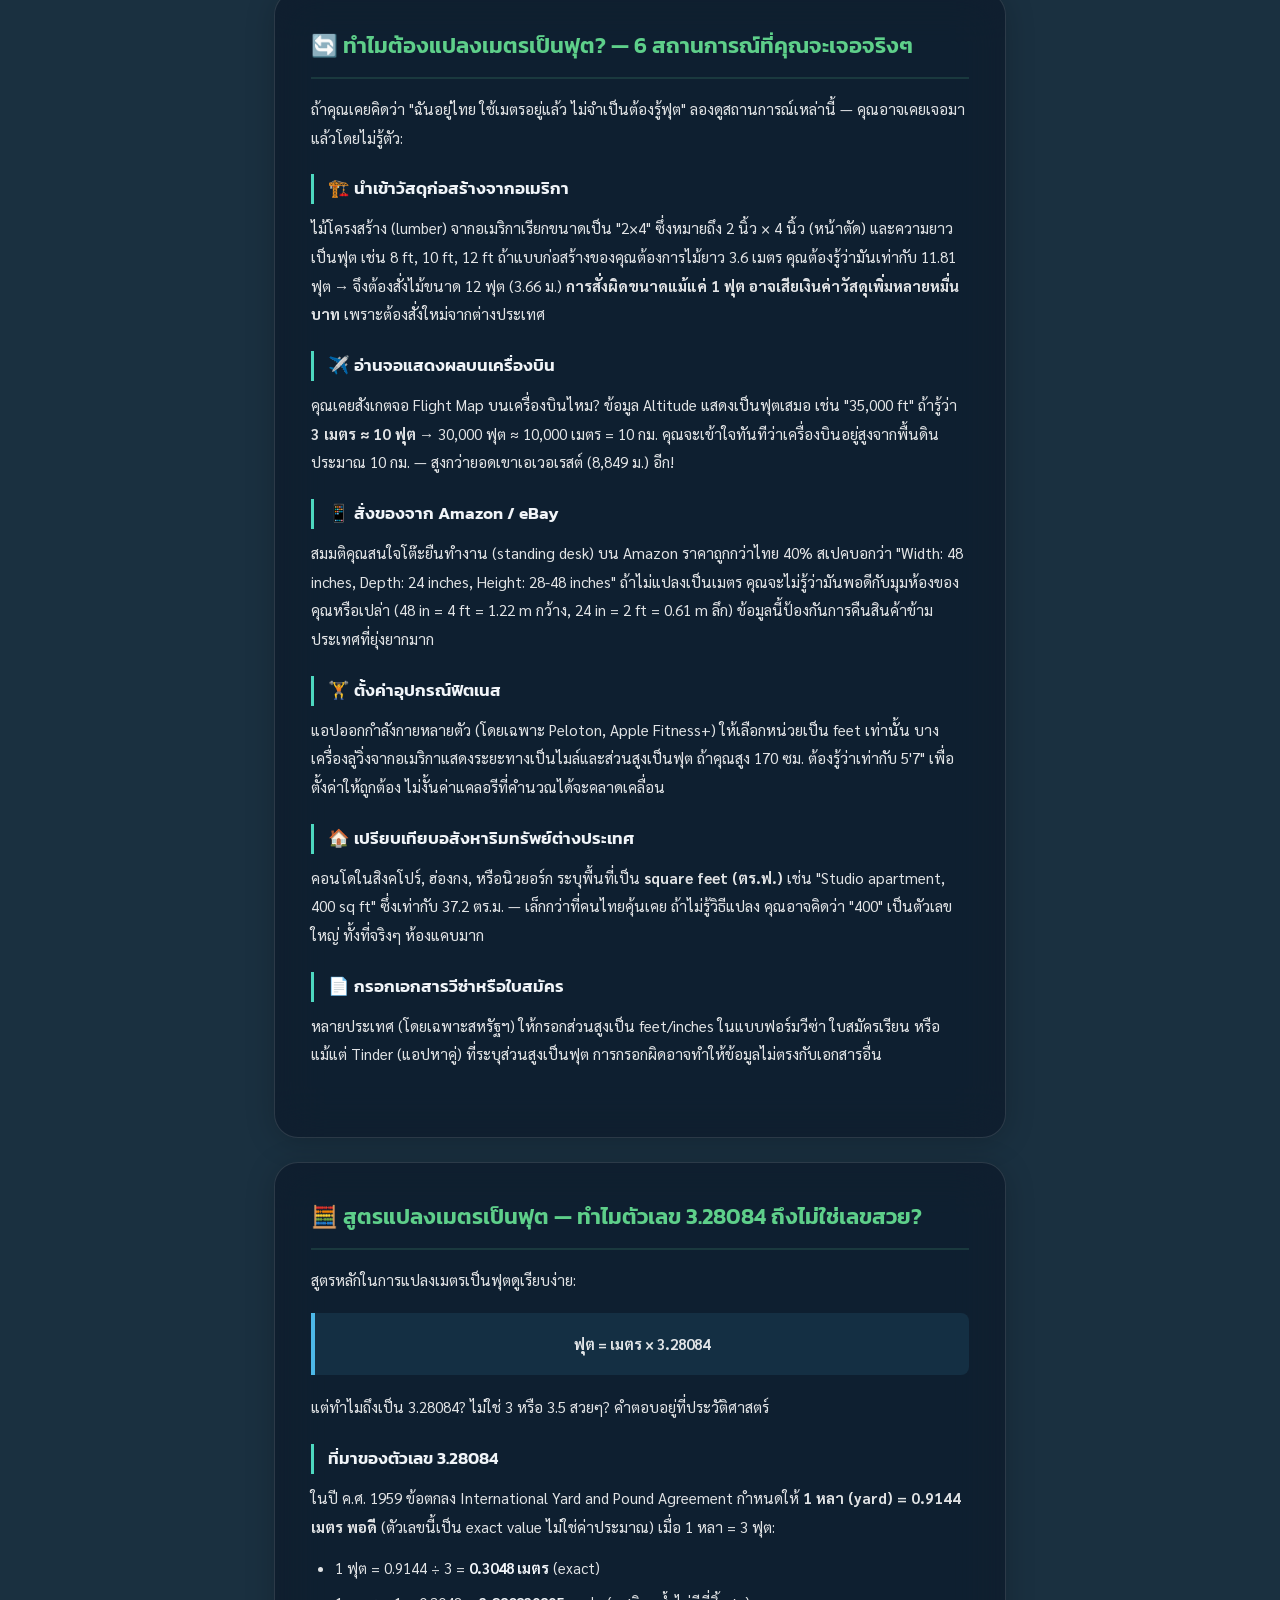
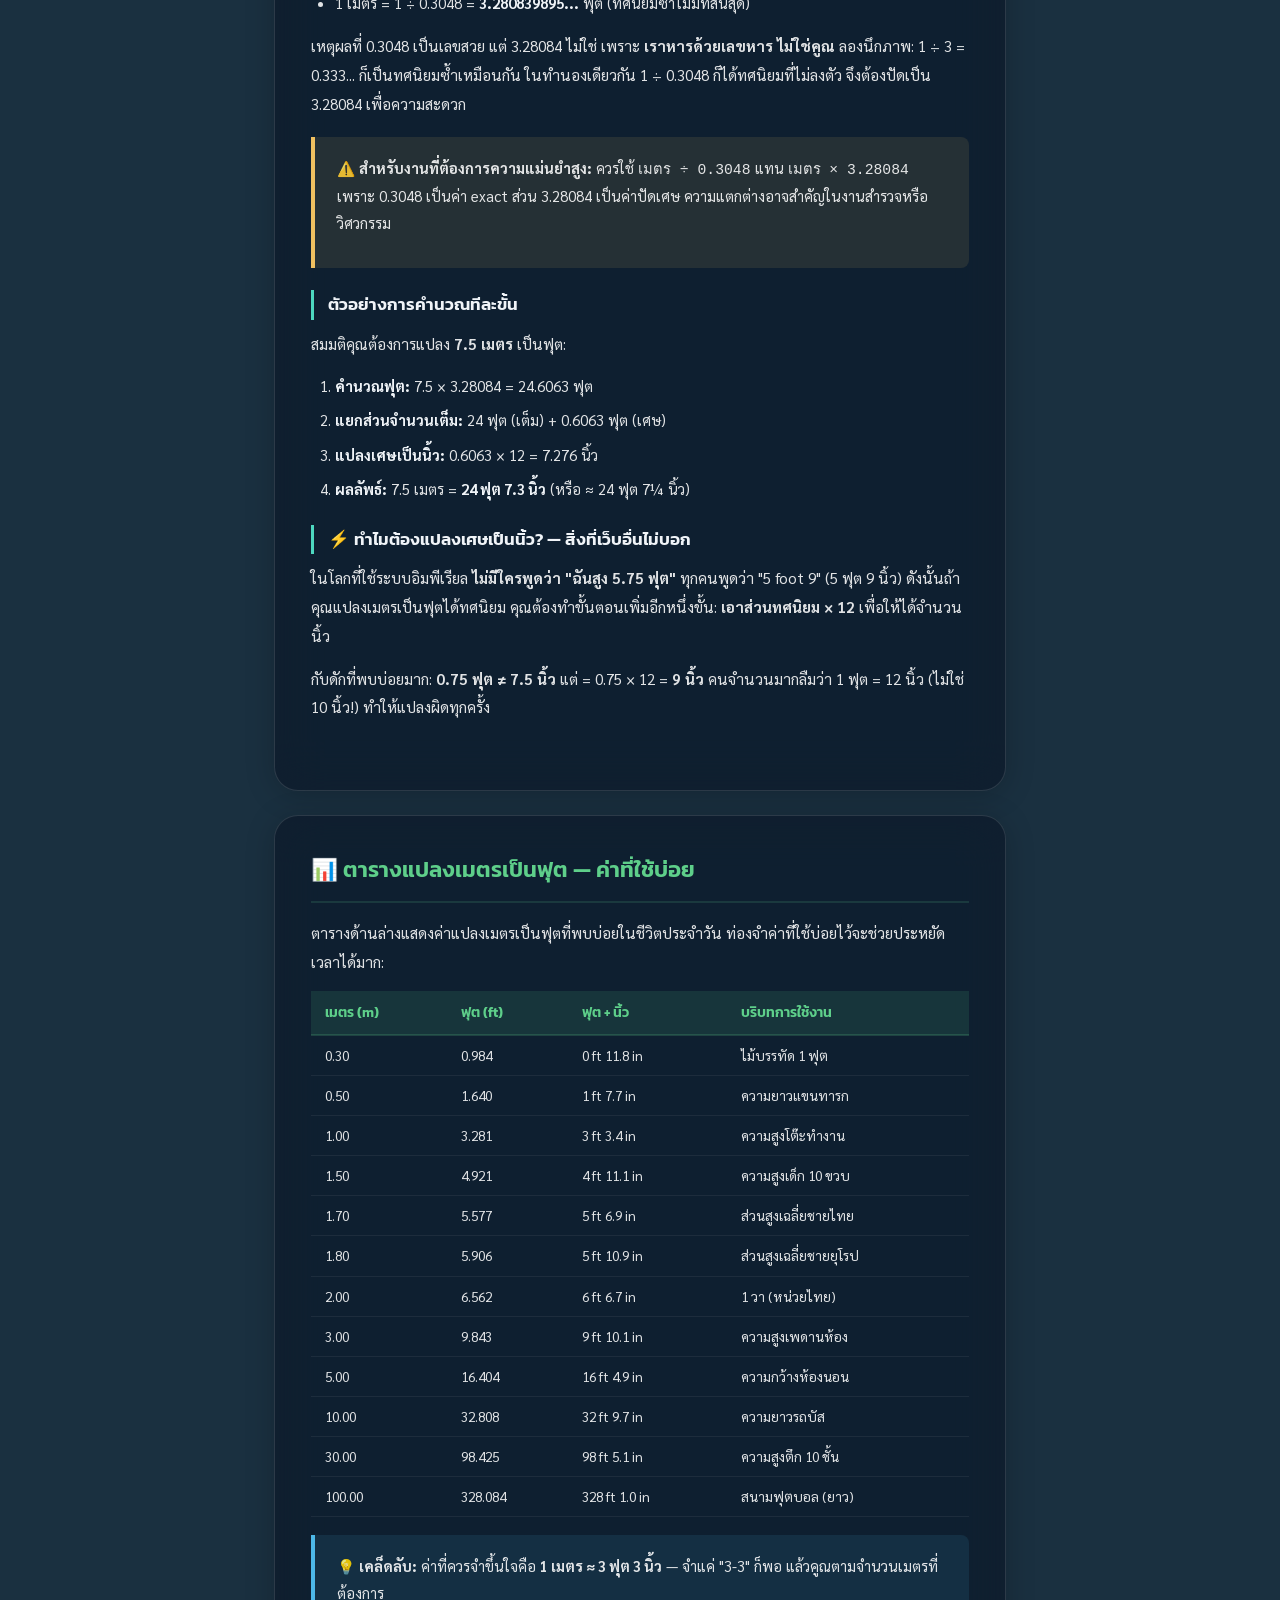
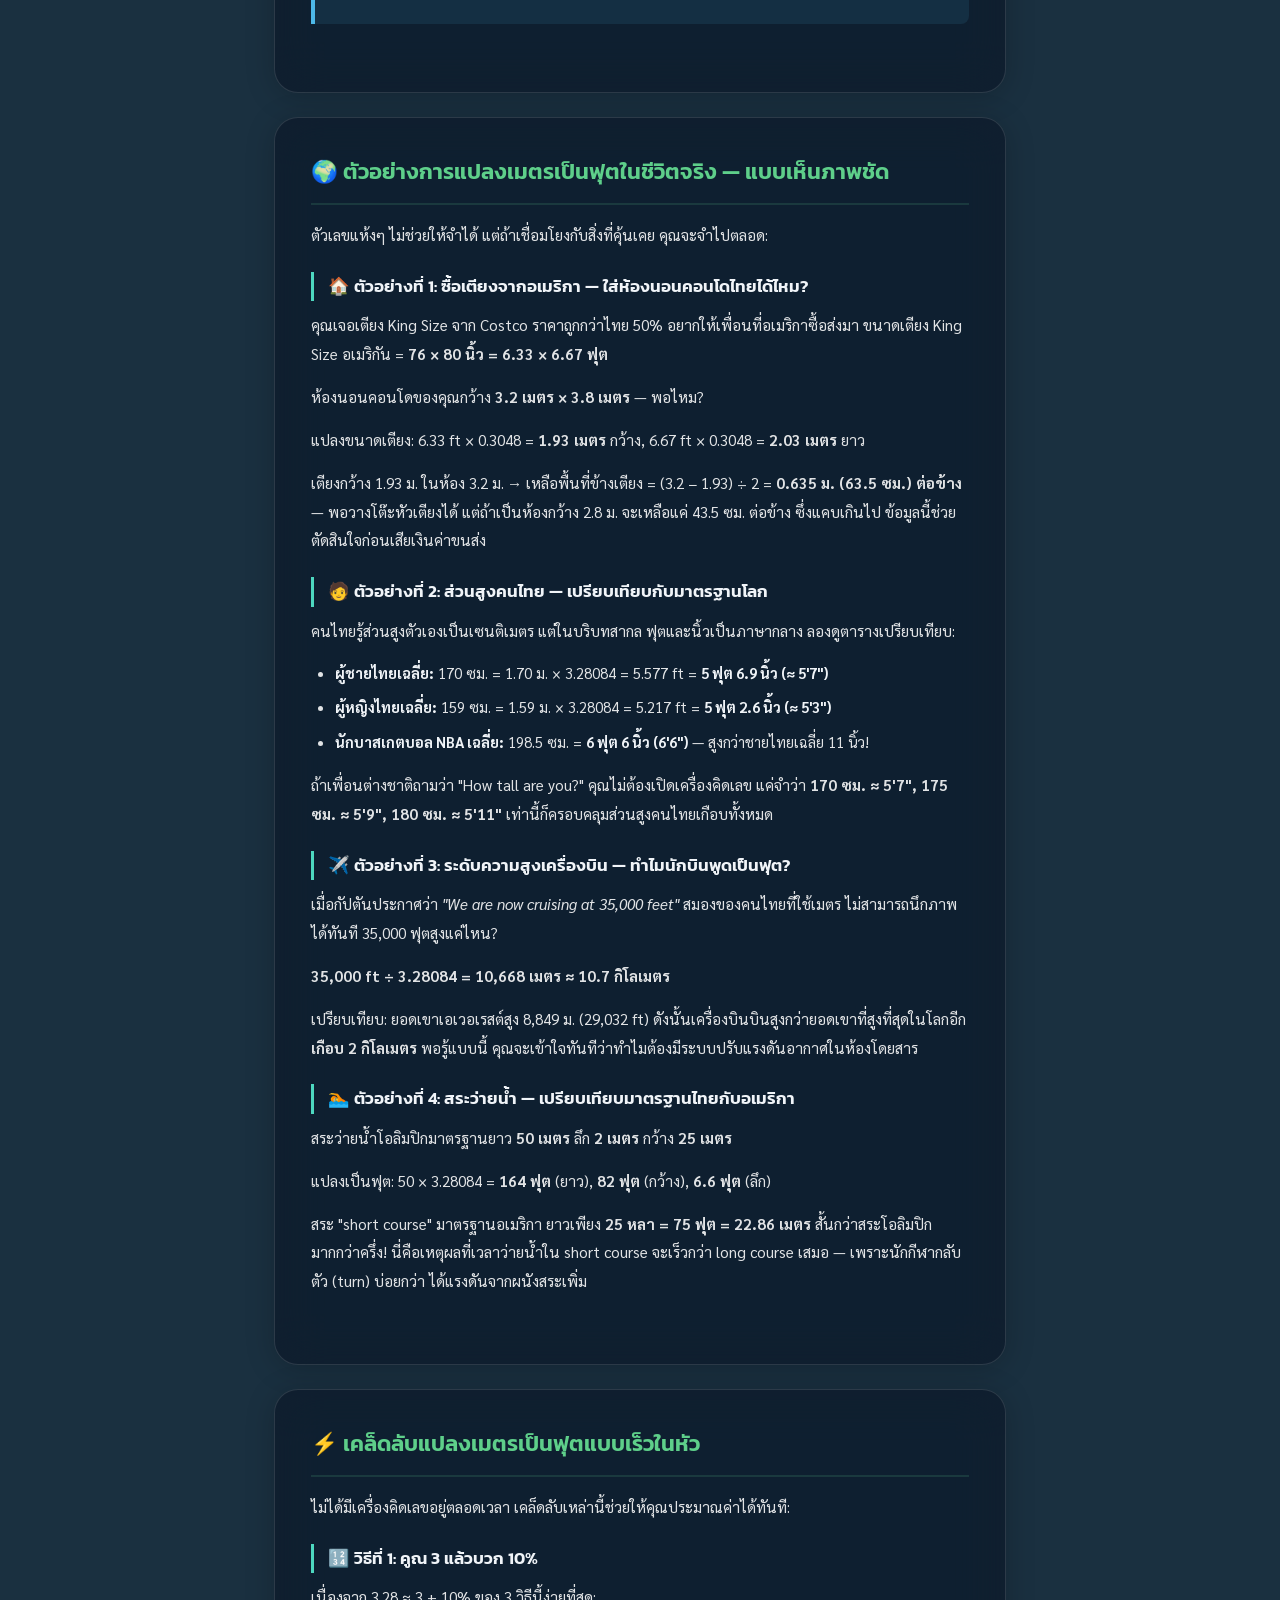
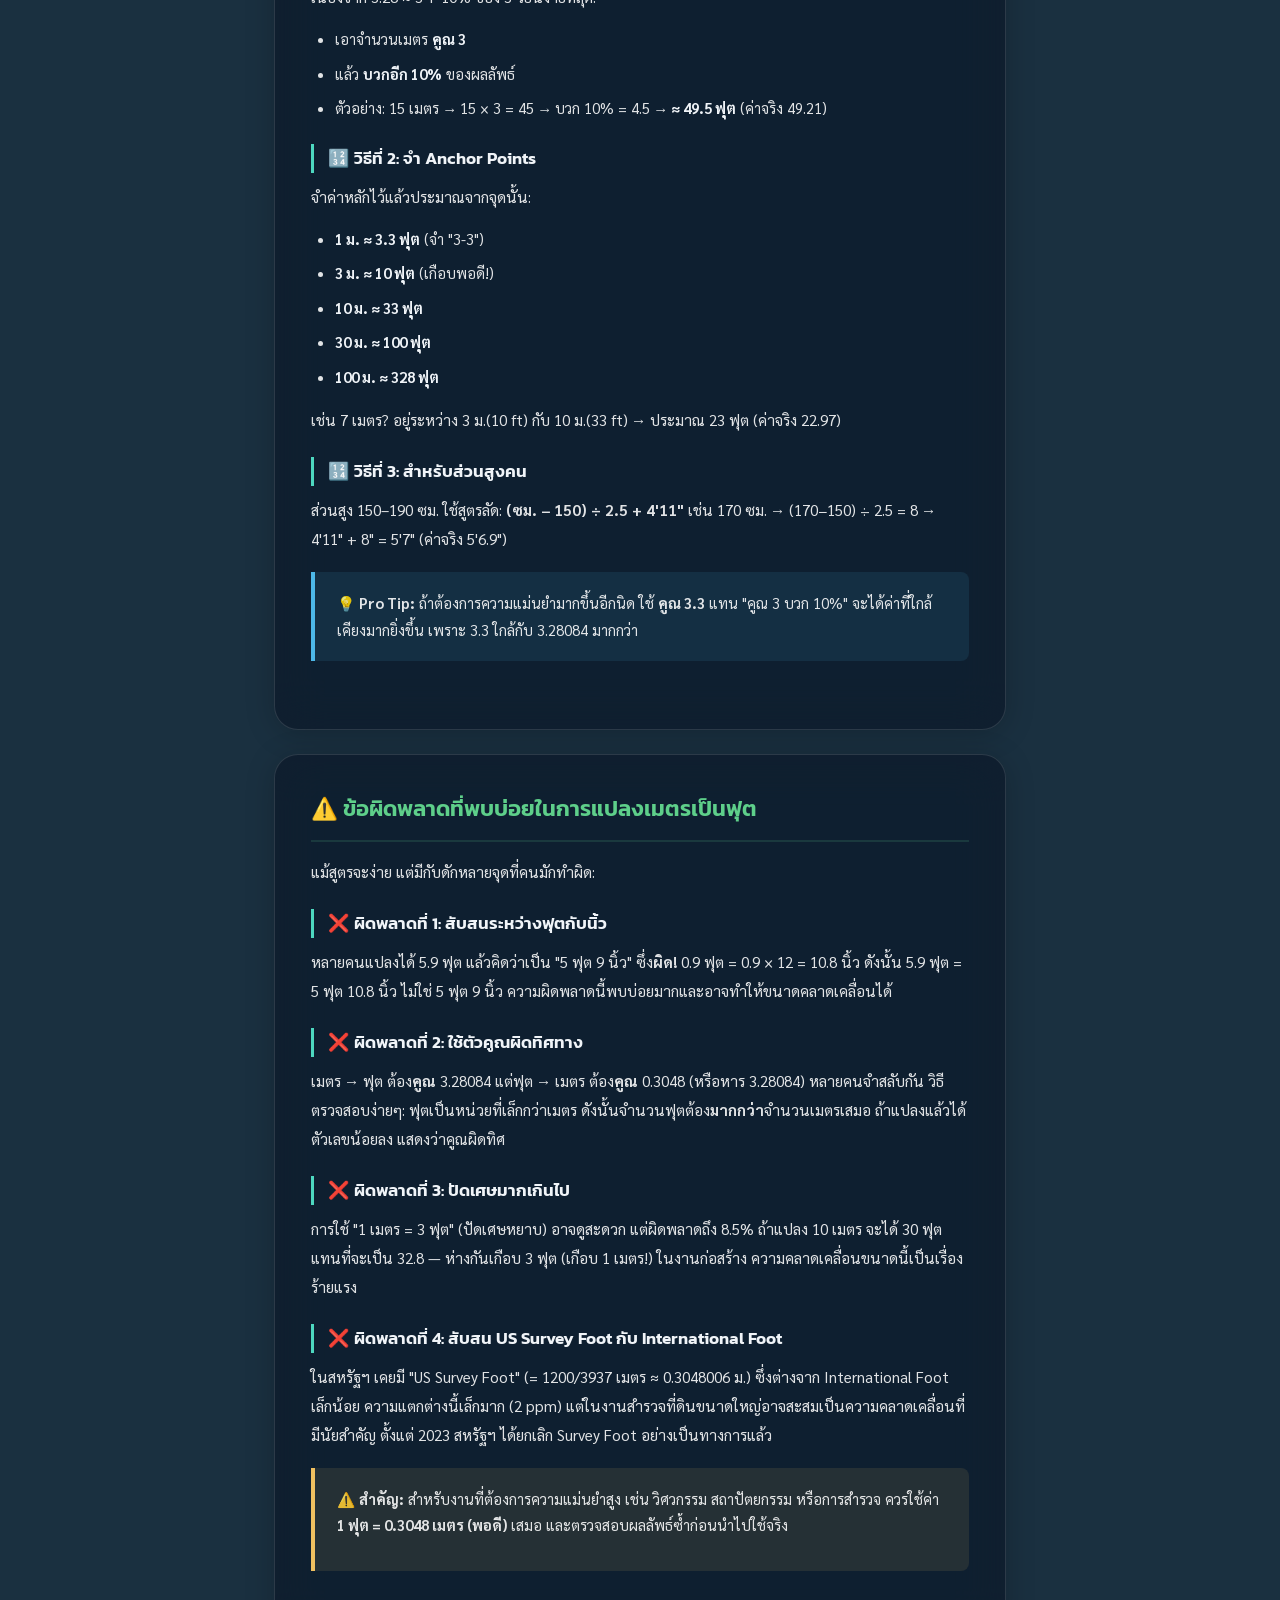
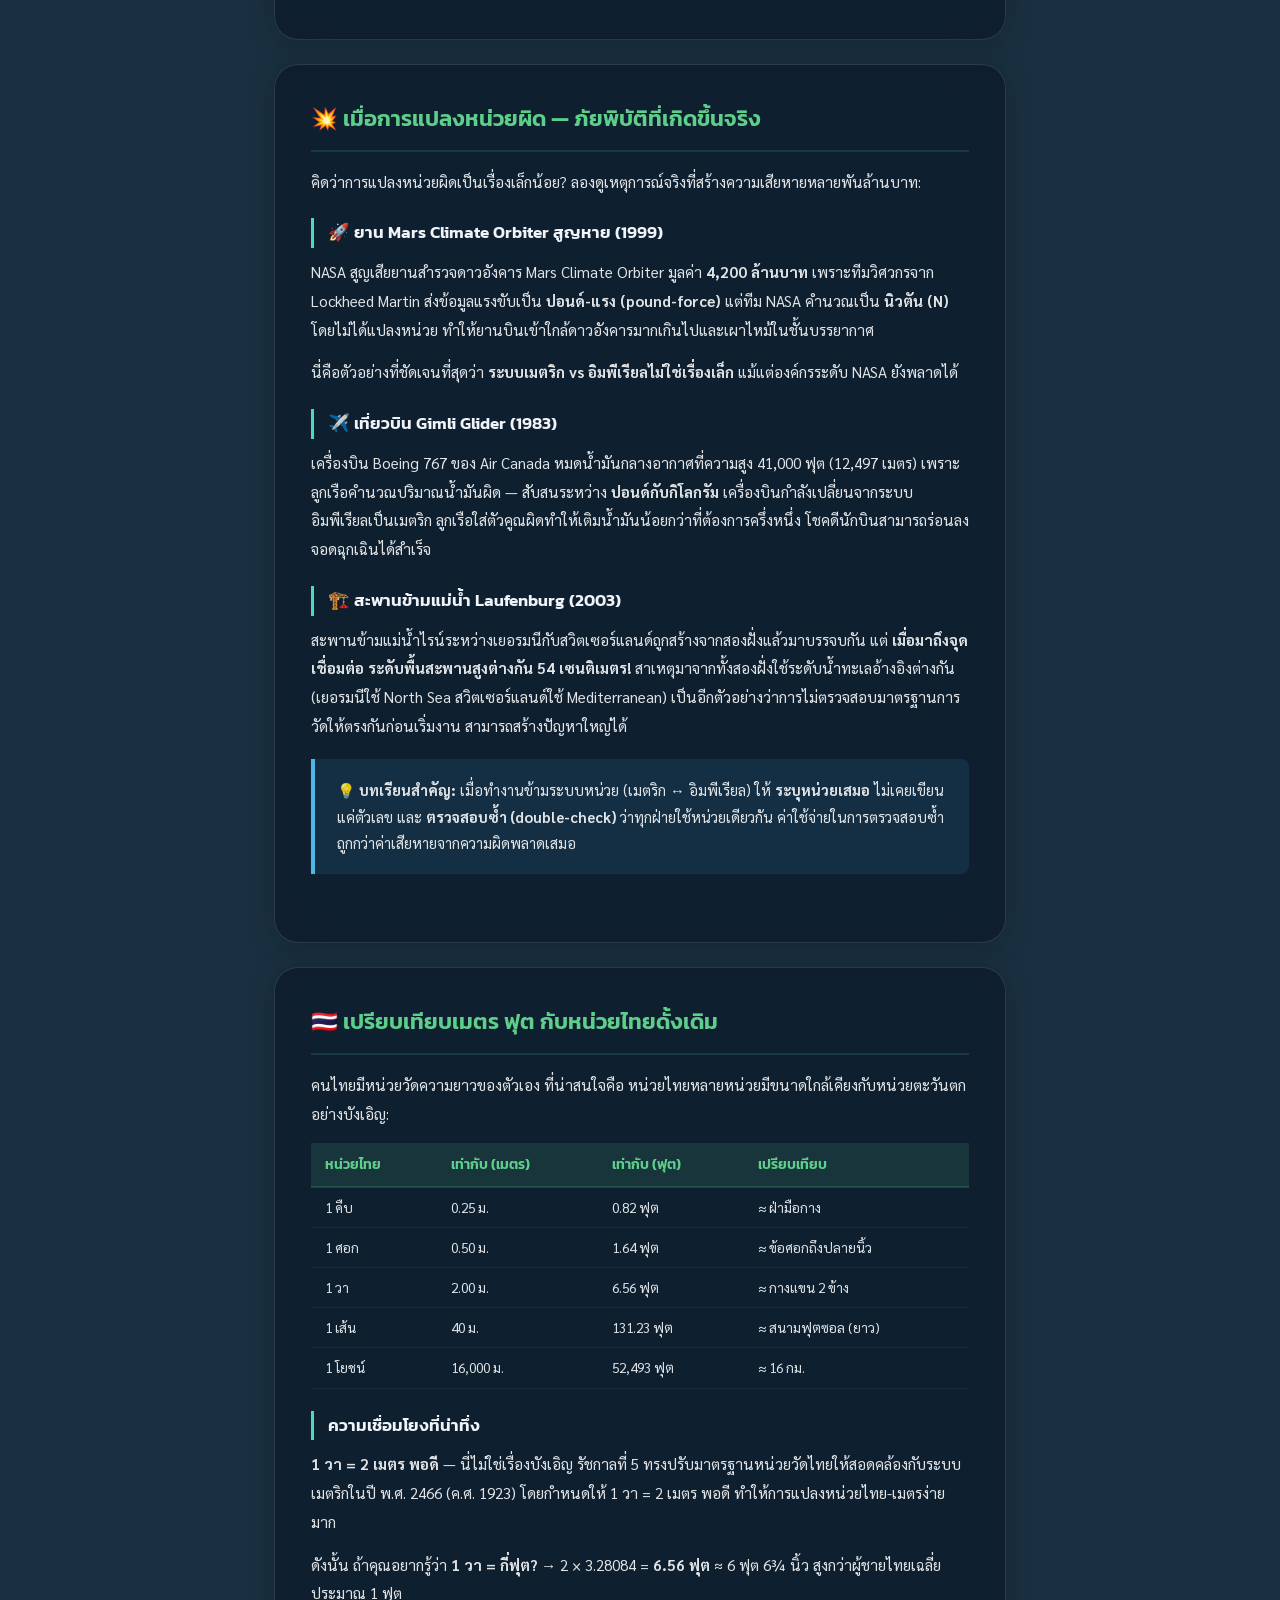
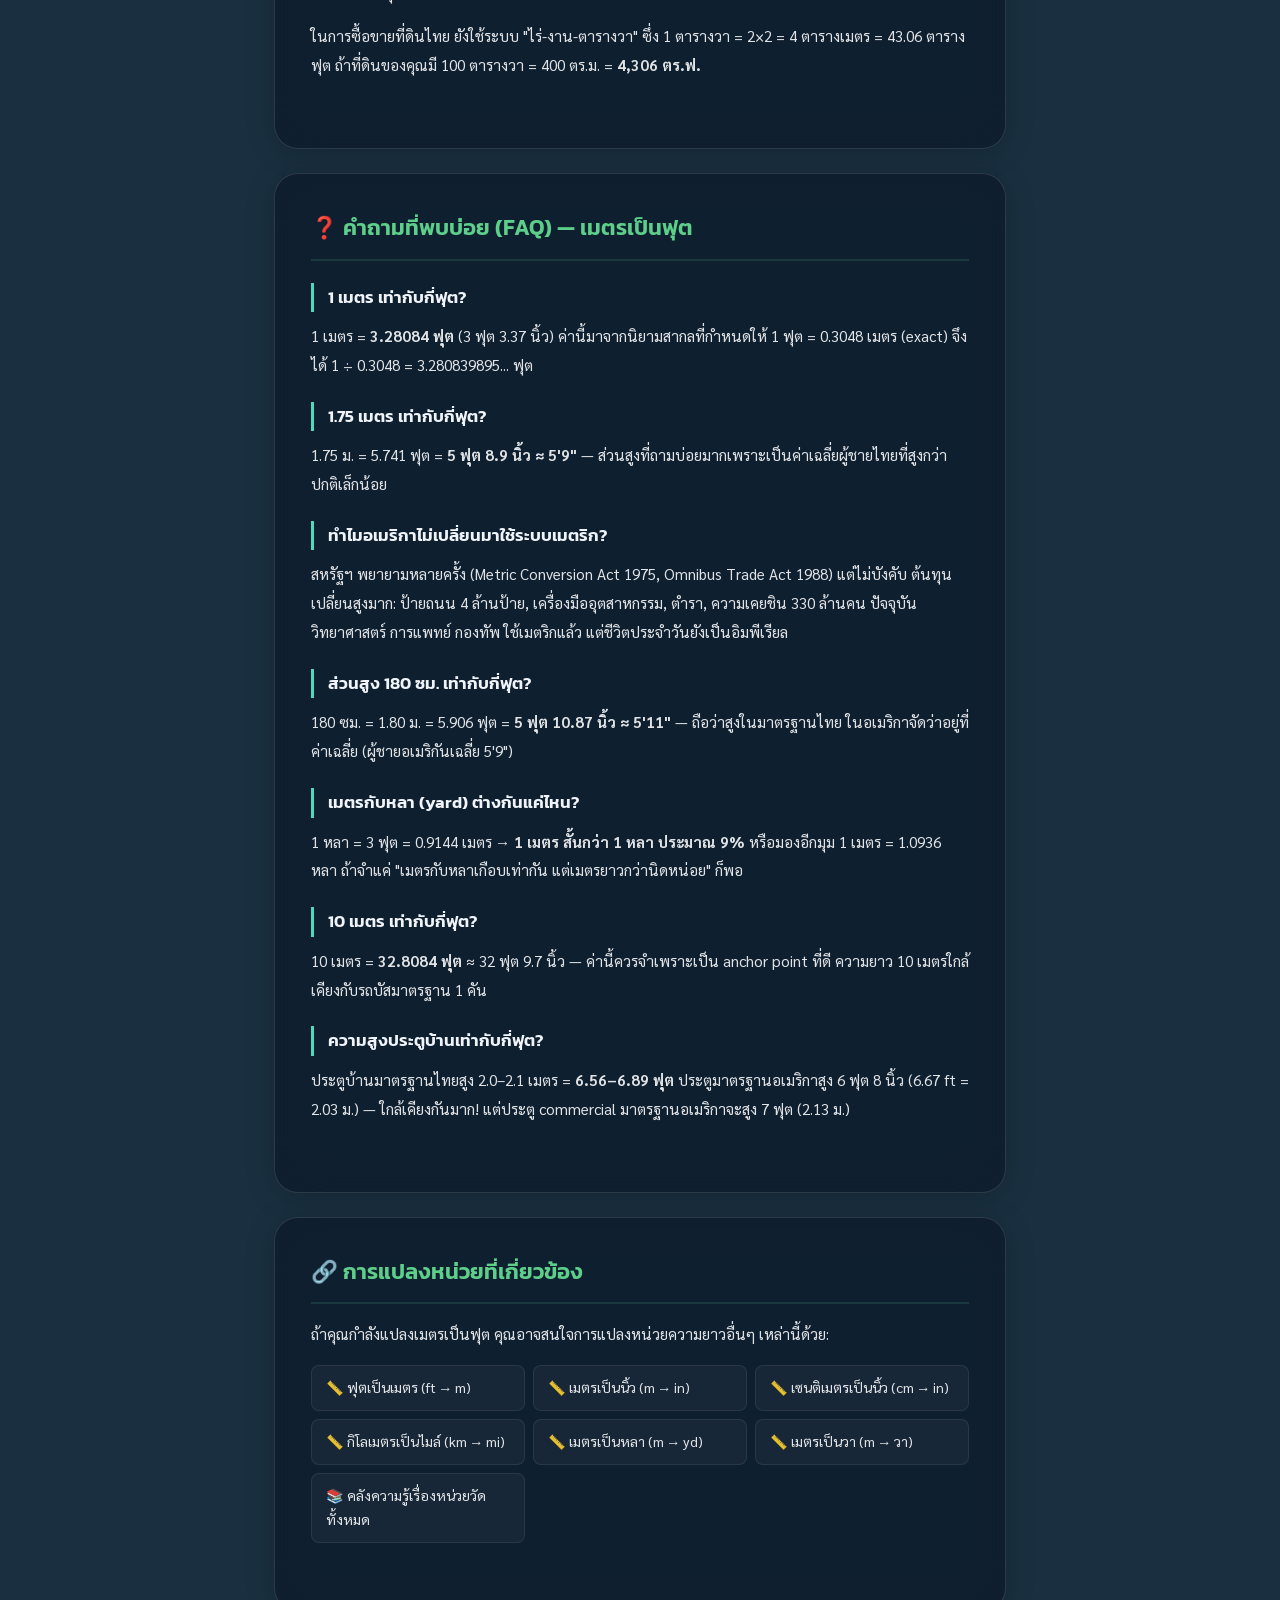
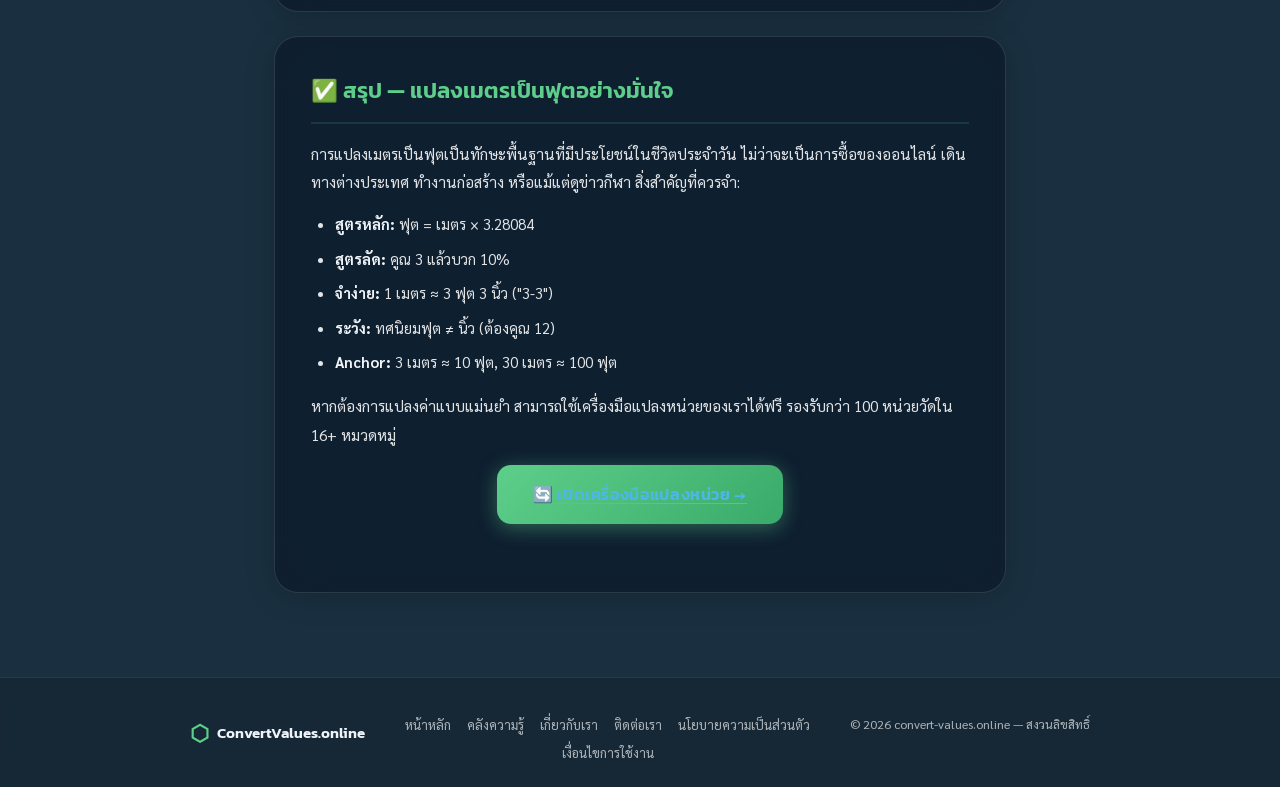
<file: meters-to-feet.html>
<!DOCTYPE html>
<html lang="th">

<head>
  <meta charset="UTF-8" />
  <meta name="viewport" content="width=device-width, initial-scale=1.0" />
  <title>แปลงเมตรเป็นฟุต — สูตร ตาราง วิธีคำนวณ | Convert Meters to Feet</title>
  <meta name="description"
    content="วิธีแปลงเมตรเป็นฟุตพร้อมสูตรคำนวณ ตารางเปรียบเทียบ ตัวอย่างจริง เคล็ดลับคิดในหัว และข้อผิดพลาดที่ควรหลีกเลี่ยง ครบจบในหน้าเดียว" />
  <meta name="keywords"
    content="เมตรเป็นฟุต, แปลงเมตรเป็นฟุต, สูตรเมตรเป็นฟุต, meters to feet, m to ft, ตารางแปลงเมตรฟุต" />
  <meta name="author" content="Convert Values Online" />
  <meta name="robots" content="index, follow" />
  <link rel="canonical" href="https://convert-values.online/meters-to-feet.html" />
  <meta property="og:type" content="article" />
  <meta property="og:title" content="แปลงเมตรเป็นฟุต — สูตร ตาราง วิธีคำนวณครบจบ" />
  <meta property="og:description"
    content="คู่มือแปลงเมตรเป็นฟุตฉบับสมบูรณ์ พร้อมสูตร ตาราง ตัวอย่างชีวิตจริง และเคล็ดลับคำนวณเร็ว" />
  <meta property="og:url" content="https://convert-values.online/meters-to-feet.html" />
  <meta property="og:site_name" content="Convert Values Online" />
  <meta property="og:locale" content="th_TH" />
  <script type="application/ld+json">
  {
    "@context": "https://schema.org",
    "@type": "Article",
    "headline": "แปลงเมตรเป็นฟุต — สูตร ตาราง วิธีคำนวณครบจบในหน้าเดียว",
    "description": "คู่มือแปลงเมตรเป็นฟุตฉบับสมบูรณ์ พร้อมสูตรคำนวณ ตารางเปรียบเทียบ ตัวอย่างในชีวิตจริง",
    "author": {"@type": "Organization", "name": "Convert Values Online"},
    "publisher": {"@type": "Organization", "name": "Convert Values Online", "url": "https://convert-values.online/"},
    "mainEntityOfPage": "https://convert-values.online/meters-to-feet.html",
    "datePublished": "2026-05-07",
    "dateModified": "2026-05-07"
  }
  </script>
  <script type="application/ld+json">
  {
    "@context": "https://schema.org",
    "@type": "FAQPage",
    "mainEntity": [
      {"@type": "Question", "name": "1 เมตร เท่ากับกี่ฟุต?", "acceptedAnswer": {"@type": "Answer", "text": "1 เมตร เท่ากับ 3.28084 ฟุต หรือประมาณ 3 ฟุต 3⅜ นิ้ว"}},
      {"@type": "Question", "name": "สูตรแปลงเมตรเป็นฟุตคืออะไร?", "acceptedAnswer": {"@type": "Answer", "text": "ฟุต = เมตร × 3.28084 เช่น 5 เมตร = 5 × 3.28084 = 16.4042 ฟุต"}},
      {"@type": "Question", "name": "ทำไมต้องแปลงเมตรเป็นฟุต?", "acceptedAnswer": {"@type": "Answer", "text": "เพราะหลายประเทศเช่น สหรัฐอเมริกา สหราชอาณาจักร แคนาดา ยังใช้ระบบฟุตในชีวิตประจำวัน การก่อสร้าง และการบิน"}},
      {"@type": "Question", "name": "วิธีคิดเมตรเป็นฟุตในหัวแบบเร็วทำอย่างไร?", "acceptedAnswer": {"@type": "Answer", "text": "คูณ 3 แล้วบวกอีก 10% เช่น 10 เมตร → 10×3=30 บวก 10%=3 → ได้ 33 ฟุต (ค่าจริง 32.8 ฟุต)"}},
      {"@type": "Question", "name": "ความสูงคนไทยเฉลี่ยกี่ฟุต?", "acceptedAnswer": {"@type": "Answer", "text": "ผู้ชายไทยสูงเฉลี่ย 1.70 ม. ≈ 5 ฟุต 7 นิ้ว ผู้หญิงไทยสูงเฉลี่ย 1.59 ม. ≈ 5 ฟุต 2.5 นิ้ว"}}
    ]
  }
  </script>
  <script async src="https://pagead2.googlesyndication.com/pagead/js/adsbygoogle.js?client=ca-pub-2394490768927431"
    crossorigin="anonymous"></script>
  <link rel="stylesheet" href="style.css" />
  <link rel="preconnect" href="https://fonts.googleapis.com" />
  <link
    href="https://fonts.googleapis.com/css2?family=Kanit:wght@300;400;500;600;700&family=Sarabun:wght@300;400;500&family=Inter:wght@300;400;500;600&display=swap"
    rel="stylesheet" />
</head>

<body>
  <div class="bg-layer" id="bgLayer"></div>
  <div class="bg-overlay"></div>
  <div class="bg-fog"></div>
  <div class="particles" id="particles"></div>

  <nav class="site-nav" id="siteNav">
    <div class="nav-inner"><a href="index.html" class="nav-logo"><span class="nav-logo-icon">⬡</span><span
          class="nav-logo-text">ConvertValues</span></a><button class="nav-toggle" id="navToggle"
        aria-label="Toggle menu"><span></span><span></span><span></span></button>
      <div class="nav-links" id="navLinks"><a href="index.html" class="nav-link">🏠 หน้าหลัก</a><a href="knowledge.html"
          class="nav-link">📚 คลังความรู้</a><a href="about.html" class="nav-link">ℹ️ เกี่ยวกับเรา</a><a
          href="contact.html" class="nav-link">📩 ติดต่อ</a><button class="lang-toggle" id="langToggle">🌐 TH</button>
      </div>
    </div>
  </nav>

  <div class="page-hero">
    <span class="page-hero-icon">📏</span>
    <h1>แปลงเมตรเป็นฟุต — คู่มือฉบับสมบูรณ์พร้อมสูตรและตาราง</h1>
    <p>เรียนรู้วิธีแปลงเมตรเป็นฟุตอย่างถูกต้อง พร้อมสูตรคำนวณ ตารางอ้างอิง ตัวอย่างในชีวิตจริง และเคล็ดลับคิดเลขในหัว
    </p>
  </div>

  <div class="page-content">
    <div class="breadcrumb"><a href="index.html">หน้าหลัก</a> <span>›</span> <a href="knowledge.html">คลังความรู้</a>
      <span>›</span> เมตรเป็นฟุต
    </div>

    <!-- SECTION: What is meter and foot -->
    <div class="content-card">
      <div class="content-section">
        <h2>📐 เมตร (Meter) และ ฟุต (Foot) คืออะไร? — เบื้องหลังที่คนส่วนใหญ่ไม่รู้</h2>

        <h3>เมตร (Meter / m) — กำเนิดจากการปฏิวัติ สู่มาตรฐานโลก</h3>
        <p><strong>เมตร</strong>ไม่ได้เป็นแค่หน่วยวัดธรรมดา
          แต่เป็นผลผลิตของการปฏิวัติทางความคิดครั้งใหญ่ที่สุดในประวัติศาสตร์การวัด ก่อนปี ค.ศ. 1795
          ยุโรปมีหน่วยวัดความยาวมากกว่า 250,000 แบบ! แค่ในฝรั่งเศสประเทศเดียว "1 ปิเอด์" (pied — ฟุตฝรั่งเศส) ในปารีส
          กับ "1 ปิเอด์" ในลียง มีขนาดต่างกัน สร้างความสับสนในการค้าขายมหาศาล</p>
        <p>หลังการปฏิวัติฝรั่งเศส นักวิทยาศาสตร์ได้รับมอบหมายให้สร้างหน่วยวัดที่ "เป็นกลาง ไม่ขึ้นกับชาติใด"
          พวกเขาเลือกอ้างอิงจากธรรมชาติ: กำหนดให้ 1 เมตร = 1 ใน 10 ล้านส่วนของระยะทางจากขั้วโลกเหนือถึงเส้นศูนย์สูตร
          ทีมสำรวจใช้เวลา 7 ปี (1792–1799) วัดเส้นเมริเดียนจากเมืองดังเคิร์ก (ฝรั่งเศส) ถึงบาร์เซโลนา (สเปน)
          ท่ามกลางสงครามและการปฏิวัติ</p>
        <p>ปัจจุบัน เมตรถูกนิยามด้วยความเร็วแสง: <strong>ระยะทางที่แสงเดินทางในสุญญากาศใน 1/299,792,458 วินาที</strong>
          นิยามนี้ทำให้ไม่ว่าคุณจะอยู่ที่ไหนในจักรวาล "1 เมตร" จะมีค่าเท่ากันเสมอ —
          นี่คือเหตุผลที่ระบบเมตริกถูกนำไปใช้ใน <strong>มากกว่า 180 ประเทศ</strong> รวมถึงไทย ญี่ปุ่น ยุโรปทั้งหมด
          และแม้แต่ในห้องปฏิบัติการของ NASA</p>

        <h3>ฟุต (Foot / ft) — 5,000 ปีแห่งการวัดด้วยเท้า</h3>
        <p>ในขณะที่เมตรเกิดจากวิทยาศาสตร์ <strong>ฟุต</strong>เกิดจากร่างกายมนุษย์ ชาวสุเมเรียนเมื่อ 3,000
          ปีก่อนคริสตกาลใช้ "เท้า" เป็นหน่วยวัดแล้ว แต่ปัญหาคือ — เท้าของแต่ละคนไม่เท่ากัน!</p>
        <p>พระเจ้าเฮนรีที่ 1 แห่งอังกฤษ (ค.ศ. 1100) พยายามแก้ปัญหาโดยกำหนดให้ "1 หลา =
          ระยะจากปลายจมูกถึงปลายนิ้วหัวแม่มือเมื่อเหยียดแขน" และ 1 ฟุต = 1/3 หลา แต่กว่าจะมีมาตรฐานจริงๆ ต้องรอจนถึงปี
          <strong>ค.ศ. 1959</strong> เมื่อ 6 ประเทศ (สหรัฐฯ อังกฤษ ออสเตรเลีย แคนาดา นิวซีแลนด์ แอฟริกาใต้) ลงนามใน
          International Yard and Pound Agreement กำหนดให้:
        </p>
        <p style="text-align:center;"><code style="font-size:1.1rem;">1 ฟุต = 0.3048 เมตร (พอดี ไม่มีทศนิยมซ้ำ)</code>
        </p>
        <p>ทุกวันนี้ ฟุตยังเป็นหน่วยหลักใน <strong>สหรัฐอเมริกา ไลบีเรีย และเมียนมาร์</strong> — 3
          ประเทศเท่านั้นที่ยังไม่ได้ใช้ระบบเมตริกเป็นทางการ แต่อุตสาหกรรมบางอย่างทั่วโลกยังใช้ฟุต โดยเฉพาะ
          <strong>การบิน</strong> (ระดับความสูง) และ <strong>อสังหาริมทรัพย์</strong> (ในฮ่องกง สิงคโปร์ มาเลเซีย)
        </p>

        <div class="info-box">
          <p>💡 <strong>ทำไมการบินทั่วโลกใช้ฟุต?</strong> เพราะสหรัฐฯ เป็นผู้บุกเบิกกฎระเบียบการบินพลเรือนสมัยใหม่ผ่าน
            FAA เมื่อ ICAO (องค์กรการบินพลเรือนระหว่างประเทศ) กำหนดมาตรฐาน ก็รับระบบฟุตมาใช้ต่อ
            การเปลี่ยนระบบกลางอากาศอาจทำให้เกิดอุบัติเหตุร้ายแรง — จึงยังคงใช้ฟุตอยู่จนถึงปัจจุบัน เมื่อนักบินบอกว่า
            "Flight Level 350" หมายถึง 35,000 ฟุต ≈ 10,668 เมตร</p>
        </div>
      </div>
    </div>

    <!-- SECTION: Why convert -->
    <div class="content-card">
      <div class="content-section">
        <h2>🔄 ทำไมต้องแปลงเมตรเป็นฟุต? — 6 สถานการณ์ที่คุณจะเจอจริงๆ</h2>
        <p>ถ้าคุณเคยคิดว่า "ฉันอยู่ไทย ใช้เมตรอยู่แล้ว ไม่จำเป็นต้องรู้ฟุต" ลองดูสถานการณ์เหล่านี้ —
          คุณอาจเคยเจอมาแล้วโดยไม่รู้ตัว:</p>

        <h3>🏗️ นำเข้าวัสดุก่อสร้างจากอเมริกา</h3>
        <p>ไม้โครงสร้าง (lumber) จากอเมริกาเรียกขนาดเป็น "2×4" ซึ่งหมายถึง 2 นิ้ว × 4 นิ้ว (หน้าตัด) และความยาวเป็นฟุต
          เช่น 8 ft, 10 ft, 12 ft ถ้าแบบก่อสร้างของคุณต้องการไม้ยาว 3.6 เมตร คุณต้องรู้ว่ามันเท่ากับ 11.81 ฟุต →
          จึงต้องสั่งไม้ขนาด 12 ฟุต (3.66 ม.) <strong>การสั่งผิดขนาดแม้แค่ 1 ฟุต
            อาจเสียเงินค่าวัสดุเพิ่มหลายหมื่นบาท</strong> เพราะต้องสั่งใหม่จากต่างประเทศ</p>

        <h3>✈️ อ่านจอแสดงผลบนเครื่องบิน</h3>
        <p>คุณเคยสังเกตจอ Flight Map บนเครื่องบินไหม? ข้อมูล Altitude แสดงเป็นฟุตเสมอ เช่น "35,000 ft" ถ้ารู้ว่า
          <strong>3 เมตร ≈ 10 ฟุต</strong> → 30,000 ฟุต ≈ 10,000 เมตร = 10 กม.
          คุณจะเข้าใจทันทีว่าเครื่องบินอยู่สูงจากพื้นดินประมาณ 10 กม. — สูงกว่ายอดเขาเอเวอเรสต์ (8,849 ม.) อีก!
        </p>

        <h3>📱 สั่งของจาก Amazon / eBay</h3>
        <p>สมมติคุณสนใจโต๊ะยืนทำงาน (standing desk) บน Amazon ราคาถูกกว่าไทย 40% สเปคบอกว่า "Width: 48 inches, Depth: 24
          inches, Height: 28-48 inches" ถ้าไม่แปลงเป็นเมตร คุณจะไม่รู้ว่ามันพอดีกับมุมห้องของคุณหรือเปล่า (48 in = 4 ft
          = 1.22 m กว้าง, 24 in = 2 ft = 0.61 m ลึก) ข้อมูลนี้ป้องกันการคืนสินค้าข้ามประเทศที่ยุ่งยากมาก</p>

        <h3>🏋️ ตั้งค่าอุปกรณ์ฟิตเนส</h3>
        <p>แอปออกกำลังกายหลายตัว (โดยเฉพาะ Peloton, Apple Fitness+) ให้เลือกหน่วยเป็น feet เท่านั้น
          บางเครื่องลู่วิ่งจากอเมริกาแสดงระยะทางเป็นไมล์และส่วนสูงเป็นฟุต ถ้าคุณสูง 170 ซม. ต้องรู้ว่าเท่ากับ 5'7"
          เพื่อตั้งค่าให้ถูกต้อง ไม่งั้นค่าแคลอรีที่คำนวณได้จะคลาดเคลื่อน</p>

        <h3>🏠 เปรียบเทียบอสังหาริมทรัพย์ต่างประเทศ</h3>
        <p>คอนโดในสิงคโปร์, ฮ่องกง, หรือนิวยอร์ก ระบุพื้นที่เป็น <strong>square feet (ตร.ฟ.)</strong> เช่น "Studio
          apartment, 400 sq ft" ซึ่งเท่ากับ 37.2 ตร.ม. — เล็กกว่าที่คนไทยคุ้นเคย ถ้าไม่รู้วิธีแปลง คุณอาจคิดว่า "400"
          เป็นตัวเลขใหญ่ ทั้งที่จริงๆ ห้องแคบมาก</p>

        <h3>📄 กรอกเอกสารวีซ่าหรือใบสมัคร</h3>
        <p>หลายประเทศ (โดยเฉพาะสหรัฐฯ) ให้กรอกส่วนสูงเป็น feet/inches ในแบบฟอร์มวีซ่า ใบสมัครเรียน หรือแม้แต่ Tinder
          (แอปหาคู่) ที่ระบุส่วนสูงเป็นฟุต การกรอกผิดอาจทำให้ข้อมูลไม่ตรงกับเอกสารอื่น</p>
      </div>
    </div>

    <!-- SECTION: Formula -->
    <div class="content-card">
      <div class="content-section">
        <h2>🧮 สูตรแปลงเมตรเป็นฟุต — ทำไมตัวเลข 3.28084 ถึงไม่ใช่เลขสวย?</h2>
        <p>สูตรหลักในการแปลงเมตรเป็นฟุตดูเรียบง่าย:</p>
        <div class="info-box" style="text-align:center; font-size:1.2rem;">
          <p><strong>ฟุต = เมตร × 3.28084</strong></p>
        </div>
        <p>แต่ทำไมถึงเป็น 3.28084? ไม่ใช่ 3 หรือ 3.5 สวยๆ? คำตอบอยู่ที่ประวัติศาสตร์</p>

        <h3>ที่มาของตัวเลข 3.28084</h3>
        <p>ในปี ค.ศ. 1959 ข้อตกลง International Yard and Pound Agreement กำหนดให้ <strong>1 หลา (yard) = 0.9144 เมตร
            พอดี</strong> (ตัวเลขนี้เป็น exact value ไม่ใช่ค่าประมาณ) เมื่อ 1 หลา = 3 ฟุต:</p>
        <ul>
          <li>1 ฟุต = 0.9144 ÷ 3 = <strong>0.3048 เมตร</strong> (exact)</li>
          <li>1 เมตร = 1 ÷ 0.3048 = <strong>3.280839895...</strong> ฟุต (ทศนิยมซ้ำไม่มีที่สิ้นสุด)</li>
        </ul>
        <p>เหตุผลที่ 0.3048 เป็นเลขสวย แต่ 3.28084 ไม่ใช่ เพราะ <strong>เราหารด้วยเลขหาร ไม่ใช่คูณ</strong> ลองนึกภาพ: 1
          ÷ 3 = 0.333... ก็เป็นทศนิยมซ้ำเหมือนกัน ในทำนองเดียวกัน 1 ÷ 0.3048 ก็ได้ทศนิยมที่ไม่ลงตัว จึงต้องปัดเป็น
          3.28084 เพื่อความสะดวก</p>

        <div class="warning-box">
          <p>⚠️ <strong>สำหรับงานที่ต้องการความแม่นยำสูง:</strong> ควรใช้ <code>เมตร ÷ 0.3048</code> แทน
            <code>เมตร × 3.28084</code> เพราะ 0.3048 เป็นค่า exact ส่วน 3.28084 เป็นค่าปัดเศษ
            ความแตกต่างอาจสำคัญในงานสำรวจหรือวิศวกรรม
          </p>
        </div>

        <h3>ตัวอย่างการคำนวณทีละขั้น</h3>
        <p>สมมติคุณต้องการแปลง <strong>7.5 เมตร</strong> เป็นฟุต:</p>
        <ol>
          <li><strong>คำนวณฟุต:</strong> 7.5 × 3.28084 = 24.6063 ฟุต</li>
          <li><strong>แยกส่วนจำนวนเต็ม:</strong> 24 ฟุต (เต็ม) + 0.6063 ฟุต (เศษ)</li>
          <li><strong>แปลงเศษเป็นนิ้ว:</strong> 0.6063 × 12 = 7.276 นิ้ว</li>
          <li><strong>ผลลัพธ์:</strong> 7.5 เมตร = <strong>24 ฟุต 7.3 นิ้ว</strong> (หรือ ≈ 24 ฟุต 7¼ นิ้ว)</li>
        </ol>

        <h3>⚡ ทำไมต้องแปลงเศษเป็นนิ้ว? — สิ่งที่เว็บอื่นไม่บอก</h3>
        <p>ในโลกที่ใช้ระบบอิมพีเรียล <strong>ไม่มีใครพูดว่า "ฉันสูง 5.75 ฟุต"</strong> ทุกคนพูดว่า "5 foot 9" (5 ฟุต 9
          นิ้ว) ดังนั้นถ้าคุณแปลงเมตรเป็นฟุตได้ทศนิยม คุณต้องทำขั้นตอนเพิ่มอีกหนึ่งขั้น: <strong>เอาส่วนทศนิยม ×
            12</strong> เพื่อให้ได้จำนวนนิ้ว</p>
        <p>กับดักที่พบบ่อยมาก: <strong>0.75 ฟุต ≠ 7.5 นิ้ว</strong> แต่ = 0.75 × 12 = <strong>9 นิ้ว</strong>
          คนจำนวนมากลืมว่า 1 ฟุต = 12 นิ้ว (ไม่ใช่ 10 นิ้ว!) ทำให้แปลงผิดทุกครั้ง</p>
      </div>
    </div>

    <!-- SECTION: Conversion Table -->
    <div class="content-card">
      <div class="content-section">
        <h2>📊 ตารางแปลงเมตรเป็นฟุต — ค่าที่ใช้บ่อย</h2>
        <p>ตารางด้านล่างแสดงค่าแปลงเมตรเป็นฟุตที่พบบ่อยในชีวิตประจำวัน ท่องจำค่าที่ใช้บ่อยไว้จะช่วยประหยัดเวลาได้มาก:
        </p>
        <div class="edu-table-scroll">
          <table class="edu-table">
            <thead>
              <tr>
                <th>เมตร (m)</th>
                <th>ฟุต (ft)</th>
                <th>ฟุต + นิ้ว</th>
                <th>บริบทการใช้งาน</th>
              </tr>
            </thead>
            <tbody>
              <tr>
                <td>0.30</td>
                <td>0.984</td>
                <td>0 ft 11.8 in</td>
                <td>ไม้บรรทัด 1 ฟุต</td>
              </tr>
              <tr>
                <td>0.50</td>
                <td>1.640</td>
                <td>1 ft 7.7 in</td>
                <td>ความยาวแขนทารก</td>
              </tr>
              <tr>
                <td>1.00</td>
                <td>3.281</td>
                <td>3 ft 3.4 in</td>
                <td>ความสูงโต๊ะทำงาน</td>
              </tr>
              <tr>
                <td>1.50</td>
                <td>4.921</td>
                <td>4 ft 11.1 in</td>
                <td>ความสูงเด็ก 10 ขวบ</td>
              </tr>
              <tr>
                <td>1.70</td>
                <td>5.577</td>
                <td>5 ft 6.9 in</td>
                <td>ส่วนสูงเฉลี่ยชายไทย</td>
              </tr>
              <tr>
                <td>1.80</td>
                <td>5.906</td>
                <td>5 ft 10.9 in</td>
                <td>ส่วนสูงเฉลี่ยชายยุโรป</td>
              </tr>
              <tr>
                <td>2.00</td>
                <td>6.562</td>
                <td>6 ft 6.7 in</td>
                <td>1 วา (หน่วยไทย)</td>
              </tr>
              <tr>
                <td>3.00</td>
                <td>9.843</td>
                <td>9 ft 10.1 in</td>
                <td>ความสูงเพดานห้อง</td>
              </tr>
              <tr>
                <td>5.00</td>
                <td>16.404</td>
                <td>16 ft 4.9 in</td>
                <td>ความกว้างห้องนอน</td>
              </tr>
              <tr>
                <td>10.00</td>
                <td>32.808</td>
                <td>32 ft 9.7 in</td>
                <td>ความยาวรถบัส</td>
              </tr>
              <tr>
                <td>30.00</td>
                <td>98.425</td>
                <td>98 ft 5.1 in</td>
                <td>ความสูงตึก 10 ชั้น</td>
              </tr>
              <tr>
                <td>100.00</td>
                <td>328.084</td>
                <td>328 ft 1.0 in</td>
                <td>สนามฟุตบอล (ยาว)</td>
              </tr>
            </tbody>
          </table>
        </div>
        <div class="info-box">
          <p>💡 <strong>เคล็ดลับ:</strong> ค่าที่ควรจำขึ้นใจคือ <strong>1 เมตร ≈ 3 ฟุต 3 นิ้ว</strong> — จำแค่ "3-3"
            ก็พอ แล้วคูณตามจำนวนเมตรที่ต้องการ</p>
        </div>
      </div>
    </div>

    <!-- SECTION: Real-Life Examples -->
    <div class="content-card">
      <div class="content-section">
        <h2>🌍 ตัวอย่างการแปลงเมตรเป็นฟุตในชีวิตจริง — แบบเห็นภาพชัด</h2>
        <p>ตัวเลขแห้งๆ ไม่ช่วยให้จำได้ แต่ถ้าเชื่อมโยงกับสิ่งที่คุ้นเคย คุณจะจำไปตลอด:</p>

        <h3>🏠 ตัวอย่างที่ 1: ซื้อเตียงจากอเมริกา — ใส่ห้องนอนคอนโดไทยได้ไหม?</h3>
        <p>คุณเจอเตียง King Size จาก Costco ราคาถูกกว่าไทย 50% อยากให้เพื่อนที่อเมริกาซื้อส่งมา ขนาดเตียง King Size
          อเมริกัน = <strong>76 × 80 นิ้ว = 6.33 × 6.67 ฟุต</strong></p>
        <p>ห้องนอนคอนโดของคุณกว้าง <strong>3.2 เมตร × 3.8 เมตร</strong> — พอไหม?</p>
        <p>แปลงขนาดเตียง: 6.33 ft × 0.3048 = <strong>1.93 เมตร</strong> กว้าง, 6.67 ft × 0.3048 = <strong>2.03
            เมตร</strong> ยาว</p>
        <p>เตียงกว้าง 1.93 ม. ในห้อง 3.2 ม. → เหลือพื้นที่ข้างเตียง = (3.2 − 1.93) ÷ 2 = <strong>0.635 ม. (63.5 ซม.)
            ต่อข้าง</strong> — พอวางโต๊ะหัวเตียงได้ แต่ถ้าเป็นห้องกว้าง 2.8 ม. จะเหลือแค่ 43.5 ซม. ต่อข้าง ซึ่งแคบเกินไป
          ข้อมูลนี้ช่วยตัดสินใจก่อนเสียเงินค่าขนส่ง</p>

        <h3>🧑 ตัวอย่างที่ 2: ส่วนสูงคนไทย — เปรียบเทียบกับมาตรฐานโลก</h3>
        <p>คนไทยรู้ส่วนสูงตัวเองเป็นเซนติเมตร แต่ในบริบทสากล ฟุตและนิ้วเป็นภาษากลาง ลองดูตารางเปรียบเทียบ:</p>
        <ul>
          <li><strong>ผู้ชายไทยเฉลี่ย:</strong> 170 ซม. = 1.70 ม. × 3.28084 = 5.577 ft = <strong>5 ฟุต 6.9 นิ้ว (≈
              5'7")</strong></li>
          <li><strong>ผู้หญิงไทยเฉลี่ย:</strong> 159 ซม. = 1.59 ม. × 3.28084 = 5.217 ft = <strong>5 ฟุต 2.6 นิ้ว (≈
              5'3")</strong></li>
          <li><strong>นักบาสเกตบอล NBA เฉลี่ย:</strong> 198.5 ซม. = <strong>6 ฟุต 6 นิ้ว (6'6")</strong> —
            สูงกว่าชายไทยเฉลี่ย 11 นิ้ว!</li>
        </ul>
        <p>ถ้าเพื่อนต่างชาติถามว่า "How tall are you?" คุณไม่ต้องเปิดเครื่องคิดเลข แค่จำว่า <strong>170 ซม. ≈ 5'7", 175
            ซม. ≈ 5'9", 180 ซม. ≈ 5'11"</strong> เท่านี้ก็ครอบคลุมส่วนสูงคนไทยเกือบทั้งหมด</p>

        <h3>✈️ ตัวอย่างที่ 3: ระดับความสูงเครื่องบิน — ทำไมนักบินพูดเป็นฟุต?</h3>
        <p>เมื่อกัปตันประกาศว่า <em>"We are now cruising at 35,000 feet"</em> สมองของคนไทยที่ใช้เมตร
          ไม่สามารถนึกภาพได้ทันที 35,000 ฟุตสูงแค่ไหน?</p>
        <p><strong>35,000 ft ÷ 3.28084 = 10,668 เมตร ≈ 10.7 กิโลเมตร</strong></p>
        <p>เปรียบเทียบ: ยอดเขาเอเวอเรสต์สูง 8,849 ม. (29,032 ft) ดังนั้นเครื่องบินบินสูงกว่ายอดเขาที่สูงที่สุดในโลกอีก
          <strong>เกือบ 2 กิโลเมตร</strong> พอรู้แบบนี้ คุณจะเข้าใจทันทีว่าทำไมต้องมีระบบปรับแรงดันอากาศในห้องโดยสาร
        </p>

        <h3>🏊 ตัวอย่างที่ 4: สระว่ายน้ำ — เปรียบเทียบมาตรฐานไทยกับอเมริกา</h3>
        <p>สระว่ายน้ำโอลิมปิกมาตรฐานยาว <strong>50 เมตร</strong> ลึก <strong>2 เมตร</strong> กว้าง <strong>25
            เมตร</strong></p>
        <p>แปลงเป็นฟุต: 50 × 3.28084 = <strong>164 ฟุต</strong> (ยาว), <strong>82 ฟุต</strong> (กว้าง), <strong>6.6
            ฟุต</strong> (ลึก)</p>
        <p>สระ "short course" มาตรฐานอเมริกา ยาวเพียง <strong>25 หลา = 75 ฟุต = 22.86 เมตร</strong>
          สั้นกว่าสระโอลิมปิกมากกว่าครึ่ง! นี่คือเหตุผลที่เวลาว่ายน้ำใน short course จะเร็วกว่า long course เสมอ —
          เพราะนักกีฬากลับตัว (turn) บ่อยกว่า ได้แรงดันจากผนังสระเพิ่ม</p>
      </div>
    </div>

    <!-- SECTION: Tips -->
    <div class="content-card">
      <div class="content-section">
        <h2>⚡ เคล็ดลับแปลงเมตรเป็นฟุตแบบเร็วในหัว</h2>
        <p>ไม่ได้มีเครื่องคิดเลขอยู่ตลอดเวลา เคล็ดลับเหล่านี้ช่วยให้คุณประมาณค่าได้ทันที:</p>

        <h3>🔢 วิธีที่ 1: คูณ 3 แล้วบวก 10%</h3>
        <p>เนื่องจาก 3.28 ≈ 3 + 10% ของ 3 วิธีนี้ง่ายที่สุด:</p>
        <ul>
          <li>เอาจำนวนเมตร <strong>คูณ 3</strong></li>
          <li>แล้ว <strong>บวกอีก 10%</strong> ของผลลัพธ์</li>
          <li>ตัวอย่าง: 15 เมตร → 15 × 3 = 45 → บวก 10% = 4.5 → <strong>≈ 49.5 ฟุต</strong> (ค่าจริง 49.21)</li>
        </ul>

        <h3>🔢 วิธีที่ 2: จำ Anchor Points</h3>
        <p>จำค่าหลักไว้แล้วประมาณจากจุดนั้น:</p>
        <ul>
          <li><strong>1 ม. ≈ 3.3 ฟุต</strong> (จำ "3-3")</li>
          <li><strong>3 ม. ≈ 10 ฟุต</strong> (เกือบพอดี!)</li>
          <li><strong>10 ม. ≈ 33 ฟุต</strong></li>
          <li><strong>30 ม. ≈ 100 ฟุต</strong></li>
          <li><strong>100 ม. ≈ 328 ฟุต</strong></li>
        </ul>
        <p>เช่น 7 เมตร? อยู่ระหว่าง 3 ม.(10 ft) กับ 10 ม.(33 ft) → ประมาณ 23 ฟุต (ค่าจริง 22.97)</p>

        <h3>🔢 วิธีที่ 3: สำหรับส่วนสูงคน</h3>
        <p>ส่วนสูง 150–190 ซม. ใช้สูตรลัด: <strong>(ซม. − 150) ÷ 2.5 + 4'11"</strong> เช่น 170 ซม. → (170−150) ÷ 2.5 = 8
          → 4'11" + 8" = 5'7" (ค่าจริง 5'6.9")</p>

        <div class="info-box">
          <p>💡 <strong>Pro Tip:</strong> ถ้าต้องการความแม่นยำมากขึ้นอีกนิด ใช้ <strong>คูณ 3.3</strong> แทน "คูณ 3 บวก
            10%" จะได้ค่าที่ใกล้เคียงมากยิ่งขึ้น เพราะ 3.3 ใกล้กับ 3.28084 มากกว่า</p>
        </div>
      </div>
    </div>

    <!-- SECTION: Common Mistakes -->
    <div class="content-card">
      <div class="content-section">
        <h2>⚠️ ข้อผิดพลาดที่พบบ่อยในการแปลงเมตรเป็นฟุต</h2>
        <p>แม้สูตรจะง่าย แต่มีกับดักหลายจุดที่คนมักทำผิด:</p>

        <h3>❌ ผิดพลาดที่ 1: สับสนระหว่างฟุตกับนิ้ว</h3>
        <p>หลายคนแปลงได้ 5.9 ฟุต แล้วคิดว่าเป็น "5 ฟุต 9 นิ้ว" ซึ่ง<strong>ผิด!</strong> 0.9 ฟุต = 0.9 × 12 = 10.8 นิ้ว
          ดังนั้น 5.9 ฟุต = 5 ฟุต 10.8 นิ้ว ไม่ใช่ 5 ฟุต 9 นิ้ว ความผิดพลาดนี้พบบ่อยมากและอาจทำให้ขนาดคลาดเคลื่อนได้</p>

        <h3>❌ ผิดพลาดที่ 2: ใช้ตัวคูณผิดทิศทาง</h3>
        <p>เมตร → ฟุต ต้อง<strong>คูณ</strong> 3.28084 แต่ฟุต → เมตร ต้อง<strong>คูณ</strong> 0.3048 (หรือหาร 3.28084)
          หลายคนจำสลับกัน วิธีตรวจสอบง่ายๆ: ฟุตเป็นหน่วยที่เล็กกว่าเมตร
          ดังนั้นจำนวนฟุตต้อง<strong>มากกว่า</strong>จำนวนเมตรเสมอ ถ้าแปลงแล้วได้ตัวเลขน้อยลง แสดงว่าคูณผิดทิศ</p>

        <h3>❌ ผิดพลาดที่ 3: ปัดเศษมากเกินไป</h3>
        <p>การใช้ "1 เมตร = 3 ฟุต" (ปัดเศษหยาบ) อาจดูสะดวก แต่ผิดพลาดถึง 8.5% ถ้าแปลง 10 เมตร จะได้ 30 ฟุต แทนที่จะเป็น
          32.8 — ห่างกันเกือบ 3 ฟุต (เกือบ 1 เมตร!) ในงานก่อสร้าง ความคลาดเคลื่อนขนาดนี้เป็นเรื่องร้ายแรง</p>

        <h3>❌ ผิดพลาดที่ 4: สับสน US Survey Foot กับ International Foot</h3>
        <p>ในสหรัฐฯ เคยมี "US Survey Foot" (= 1200/3937 เมตร ≈ 0.3048006 ม.) ซึ่งต่างจาก International Foot เล็กน้อย
          ความแตกต่างนี้เล็กมาก (2 ppm) แต่ในงานสำรวจที่ดินขนาดใหญ่อาจสะสมเป็นความคลาดเคลื่อนที่มีนัยสำคัญ ตั้งแต่ 2023
          สหรัฐฯ ได้ยกเลิก Survey Foot อย่างเป็นทางการแล้ว</p>

        <div class="warning-box">
          <p>⚠️ <strong>สำคัญ:</strong> สำหรับงานที่ต้องการความแม่นยำสูง เช่น วิศวกรรม สถาปัตยกรรม หรือการสำรวจ
            ควรใช้ค่า <strong>1 ฟุต = 0.3048 เมตร (พอดี)</strong> เสมอ และตรวจสอบผลลัพธ์ซ้ำก่อนนำไปใช้จริง</p>
        </div>
      </div>
    </div>

    <!-- SECTION: Disasters from wrong conversion -->
    <div class="content-card">
      <div class="content-section">
        <h2>💥 เมื่อการแปลงหน่วยผิด — ภัยพิบัติที่เกิดขึ้นจริง</h2>
        <p>คิดว่าการแปลงหน่วยผิดเป็นเรื่องเล็กน้อย? ลองดูเหตุการณ์จริงที่สร้างความเสียหายหลายพันล้านบาท:</p>

        <h3>🚀 ยาน Mars Climate Orbiter สูญหาย (1999)</h3>
        <p>NASA สูญเสียยานสำรวจดาวอังคาร Mars Climate Orbiter มูลค่า <strong>4,200 ล้านบาท</strong> เพราะทีมวิศวกรจาก
          Lockheed Martin ส่งข้อมูลแรงขับเป็น <strong>ปอนด์-แรง (pound-force)</strong> แต่ทีม NASA คำนวณเป็น
          <strong>นิวตัน (N)</strong> โดยไม่ได้แปลงหน่วย ทำให้ยานบินเข้าใกล้ดาวอังคารมากเกินไปและเผาไหม้ในชั้นบรรยากาศ
        </p>
        <p>นี่คือตัวอย่างที่ชัดเจนที่สุดว่า <strong>ระบบเมตริก vs อิมพีเรียลไม่ใช่เรื่องเล็ก</strong> แม้แต่องค์กรระดับ
          NASA ยังพลาดได้</p>

        <h3>✈️ เที่ยวบิน Gimli Glider (1983)</h3>
        <p>เครื่องบิน Boeing 767 ของ Air Canada หมดน้ำมันกลางอากาศที่ความสูง 41,000 ฟุต (12,497 เมตร)
          เพราะลูกเรือคำนวณปริมาณน้ำมันผิด — สับสนระหว่าง <strong>ปอนด์กับกิโลกรัม</strong>
          เครื่องบินกำลังเปลี่ยนจากระบบอิมพีเรียลเป็นเมตริก
          ลูกเรือใส่ตัวคูณผิดทำให้เติมน้ำมันน้อยกว่าที่ต้องการครึ่งหนึ่ง โชคดีนักบินสามารถร่อนลงจอดฉุกเฉินได้สำเร็จ</p>

        <h3>🏗️ สะพานข้ามแม่น้ำ Laufenburg (2003)</h3>
        <p>สะพานข้ามแม่น้ำไรน์ระหว่างเยอรมนีกับสวิตเซอร์แลนด์ถูกสร้างจากสองฝั่งแล้วมาบรรจบกัน แต่
          <strong>เมื่อมาถึงจุดเชื่อมต่อ ระดับพื้นสะพานสูงต่างกัน 54 เซนติเมตร!</strong>
          สาเหตุมาจากทั้งสองฝั่งใช้ระดับน้ำทะเลอ้างอิงต่างกัน (เยอรมนีใช้ North Sea สวิตเซอร์แลนด์ใช้ Mediterranean)
          เป็นอีกตัวอย่างว่าการไม่ตรวจสอบมาตรฐานการวัดให้ตรงกันก่อนเริ่มงาน สามารถสร้างปัญหาใหญ่ได้
        </p>

        <div class="info-box">
          <p>💡 <strong>บทเรียนสำคัญ:</strong> เมื่อทำงานข้ามระบบหน่วย (เมตริก ↔ อิมพีเรียล) ให้
            <strong>ระบุหน่วยเสมอ</strong> ไม่เคยเขียนแค่ตัวเลข และ <strong>ตรวจสอบซ้ำ (double-check)</strong>
            ว่าทุกฝ่ายใช้หน่วยเดียวกัน ค่าใช้จ่ายในการตรวจสอบซ้ำ ถูกกว่าค่าเสียหายจากความผิดพลาดเสมอ
          </p>
        </div>
      </div>
    </div>

    <!-- SECTION: Meter vs Thai units -->
    <div class="content-card">
      <div class="content-section">
        <h2>🇹🇭 เปรียบเทียบเมตร ฟุต กับหน่วยไทยดั้งเดิม</h2>
        <p>คนไทยมีหน่วยวัดความยาวของตัวเอง ที่น่าสนใจคือ หน่วยไทยหลายหน่วยมีขนาดใกล้เคียงกับหน่วยตะวันตกอย่างบังเอิญ:
        </p>

        <div class="edu-table-scroll">
          <table class="edu-table">
            <thead>
              <tr>
                <th>หน่วยไทย</th>
                <th>เท่ากับ (เมตร)</th>
                <th>เท่ากับ (ฟุต)</th>
                <th>เปรียบเทียบ</th>
              </tr>
            </thead>
            <tbody>
              <tr>
                <td>1 คืบ</td>
                <td>0.25 ม.</td>
                <td>0.82 ฟุต</td>
                <td>≈ ฝ่ามือกาง</td>
              </tr>
              <tr>
                <td>1 ศอก</td>
                <td>0.50 ม.</td>
                <td>1.64 ฟุต</td>
                <td>≈ ข้อศอกถึงปลายนิ้ว</td>
              </tr>
              <tr>
                <td>1 วา</td>
                <td>2.00 ม.</td>
                <td>6.56 ฟุต</td>
                <td>≈ กางแขน 2 ข้าง</td>
              </tr>
              <tr>
                <td>1 เส้น</td>
                <td>40 ม.</td>
                <td>131.23 ฟุต</td>
                <td>≈ สนามฟุตซอล (ยาว)</td>
              </tr>
              <tr>
                <td>1 โยชน์</td>
                <td>16,000 ม.</td>
                <td>52,493 ฟุต</td>
                <td>≈ 16 กม.</td>
              </tr>
            </tbody>
          </table>
        </div>

        <h3>ความเชื่อมโยงที่น่าทึ่ง</h3>
        <p><strong>1 วา = 2 เมตร พอดี</strong> — นี่ไม่ใช่เรื่องบังเอิญ รัชกาลที่ 5
          ทรงปรับมาตรฐานหน่วยวัดไทยให้สอดคล้องกับระบบเมตริกในปี พ.ศ. 2466 (ค.ศ. 1923) โดยกำหนดให้ 1 วา = 2 เมตร พอดี
          ทำให้การแปลงหน่วยไทย-เมตรง่ายมาก</p>
        <p>ดังนั้น ถ้าคุณอยากรู้ว่า <strong>1 วา = กี่ฟุต?</strong> → 2 × 3.28084 = <strong>6.56 ฟุต</strong> ≈ 6 ฟุต 6¾
          นิ้ว สูงกว่าผู้ชายไทยเฉลี่ยประมาณ 1 ฟุต</p>
        <p>ในการซื้อขายที่ดินไทย ยังใช้ระบบ "ไร่-งาน-ตารางวา" ซึ่ง 1 ตารางวา = 2×2 = 4 ตารางเมตร = 43.06 ตารางฟุต
          ถ้าที่ดินของคุณมี 100 ตารางวา = 400 ตร.ม. = <strong>4,306 ตร.ฟ.</strong></p>
      </div>
    </div>

    <!-- SECTION: FAQ (expanded) -->
    <div class="content-card">
      <div class="content-section">
        <h2>❓ คำถามที่พบบ่อย (FAQ) — เมตรเป็นฟุต</h2>

        <h3>1 เมตร เท่ากับกี่ฟุต?</h3>
        <p>1 เมตร = <strong>3.28084 ฟุต</strong> (3 ฟุต 3.37 นิ้ว) ค่านี้มาจากนิยามสากลที่กำหนดให้ 1 ฟุต = 0.3048 เมตร
          (exact) จึงได้ 1 ÷ 0.3048 = 3.280839895... ฟุต</p>

        <h3>1.75 เมตร เท่ากับกี่ฟุต?</h3>
        <p>1.75 ม. = 5.741 ฟุต = <strong>5 ฟุต 8.9 นิ้ว ≈ 5'9"</strong> —
          ส่วนสูงที่ถามบ่อยมากเพราะเป็นค่าเฉลี่ยผู้ชายไทยที่สูงกว่าปกติเล็กน้อย</p>

        <h3>ทำไมอเมริกาไม่เปลี่ยนมาใช้ระบบเมตริก?</h3>
        <p>สหรัฐฯ พยายามหลายครั้ง (Metric Conversion Act 1975, Omnibus Trade Act 1988) แต่ไม่บังคับ ต้นทุนเปลี่ยนสูงมาก:
          ป้ายถนน 4 ล้านป้าย, เครื่องมืออุตสาหกรรม, ตำรา, ความเคยชิน 330 ล้านคน ปัจจุบันวิทยาศาสตร์ การแพทย์ กองทัพ
          ใช้เมตริกแล้ว แต่ชีวิตประจำวันยังเป็นอิมพีเรียล</p>

        <h3>ส่วนสูง 180 ซม. เท่ากับกี่ฟุต?</h3>
        <p>180 ซม. = 1.80 ม. = 5.906 ฟุต = <strong>5 ฟุต 10.87 นิ้ว ≈ 5'11"</strong> — ถือว่าสูงในมาตรฐานไทย
          ในอเมริกาจัดว่าอยู่ที่ค่าเฉลี่ย (ผู้ชายอเมริกันเฉลี่ย 5'9")</p>

        <h3>เมตรกับหลา (yard) ต่างกันแค่ไหน?</h3>
        <p>1 หลา = 3 ฟุต = 0.9144 เมตร → <strong>1 เมตร สั้นกว่า 1 หลา ประมาณ 9%</strong> หรือมองอีกมุม 1 เมตร = 1.0936
          หลา ถ้าจำแค่ "เมตรกับหลาเกือบเท่ากัน แต่เมตรยาวกว่านิดหน่อย" ก็พอ</p>

        <h3>10 เมตร เท่ากับกี่ฟุต?</h3>
        <p>10 เมตร = <strong>32.8084 ฟุต</strong> ≈ 32 ฟุต 9.7 นิ้ว — ค่านี้ควรจำเพราะเป็น anchor point ที่ดี ความยาว 10
          เมตรใกล้เคียงกับรถบัสมาตรฐาน 1 คัน</p>

        <h3>ความสูงประตูบ้านเท่ากับกี่ฟุต?</h3>
        <p>ประตูบ้านมาตรฐานไทยสูง 2.0–2.1 เมตร = <strong>6.56–6.89 ฟุต</strong> ประตูมาตรฐานอเมริกาสูง 6 ฟุต 8 นิ้ว
          (6.67 ft = 2.03 ม.) — ใกล้เคียงกันมาก! แต่ประตู commercial มาตรฐานอเมริกาจะสูง 7 ฟุต (2.13 ม.)</p>
      </div>
    </div>

    <!-- SECTION: Related Conversions -->
    <div class="content-card">
      <div class="content-section">
        <h2>🔗 การแปลงหน่วยที่เกี่ยวข้อง</h2>
        <p>ถ้าคุณกำลังแปลงเมตรเป็นฟุต คุณอาจสนใจการแปลงหน่วยความยาวอื่นๆ เหล่านี้ด้วย:</p>
        <div class="toc-list">
          <a href="index.html">📏 ฟุตเป็นเมตร (ft → m)</a>
          <a href="index.html">📏 เมตรเป็นนิ้ว (m → in)</a>
          <a href="index.html">📏 เซนติเมตรเป็นนิ้ว (cm → in)</a>
          <a href="index.html">📏 กิโลเมตรเป็นไมล์ (km → mi)</a>
          <a href="index.html">📏 เมตรเป็นหลา (m → yd)</a>
          <a href="index.html">📏 เมตรเป็นวา (m → วา)</a>
          <a href="knowledge.html">📚 คลังความรู้เรื่องหน่วยวัดทั้งหมด</a>
        </div>
      </div>
    </div>

    <!-- SECTION: Summary -->
    <div class="content-card">
      <div class="content-section">
        <h2>✅ สรุป — แปลงเมตรเป็นฟุตอย่างมั่นใจ</h2>
        <p>การแปลงเมตรเป็นฟุตเป็นทักษะพื้นฐานที่มีประโยชน์ในชีวิตประจำวัน ไม่ว่าจะเป็นการซื้อของออนไลน์
          เดินทางต่างประเทศ ทำงานก่อสร้าง หรือแม้แต่ดูข่าวกีฬา สิ่งสำคัญที่ควรจำ:</p>
        <ul>
          <li><strong>สูตรหลัก:</strong> ฟุต = เมตร × 3.28084</li>
          <li><strong>สูตรลัด:</strong> คูณ 3 แล้วบวก 10%</li>
          <li><strong>จำง่าย:</strong> 1 เมตร ≈ 3 ฟุต 3 นิ้ว ("3-3")</li>
          <li><strong>ระวัง:</strong> ทศนิยมฟุต ≠ นิ้ว (ต้องคูณ 12)</li>
          <li><strong>Anchor:</strong> 3 เมตร ≈ 10 ฟุต, 30 เมตร ≈ 100 ฟุต</li>
        </ul>
        <p>หากต้องการแปลงค่าแบบแม่นยำ สามารถใช้เครื่องมือแปลงหน่วยของเราได้ฟรี รองรับกว่า 100 หน่วยวัดใน 16+ หมวดหมู่
        </p>
        <p style="margin-top:16px;text-align:center;"><a href="index.html" class="btn btn-primary"
            style="display:inline-block;flex:initial;padding:14px 36px;">🔄 เปิดเครื่องมือแปลงหน่วย →</a></p>
      </div>
    </div>

  </div>

  <footer class="site-footer">
    <div class="footer-inner">
      <div class="footer-brand"><span class="footer-logo">⬡</span><span class="footer-name">ConvertValues.online</span>
      </div>
      <div class="footer-links"><a href="index.html">หน้าหลัก</a><a href="knowledge.html">คลังความรู้</a><a
          href="about.html">เกี่ยวกับเรา</a><a href="contact.html">ติดต่อเรา</a><a
          href="privacy.html">นโยบายความเป็นส่วนตัว</a><a href="terms.html">เงื่อนไขการใช้งาน</a></div>
      <div class="footer-info">
        <p>© <span id="footerYear"></span> convert-values.online — สงวนลิขสิทธิ์</p>
      </div>
    </div>
  </footer>

  <div class="cookie-banner" id="cookieBanner" style="display:none">
    <p>🍪 เว็บไซต์นี้ใช้คุกกี้เพื่อปรับปรุงประสบการณ์การใช้งาน โดยการใช้งานเว็บไซต์ต่อ คุณยอมรับ<a
        href="privacy.html">นโยบายความเป็นส่วนตัว</a></p>
    <button class="cookie-accept" id="cookieAcceptBtn">ยอมรับ</button>
  </div>

  <script>
    document.getElementById("footerYear").textContent = new Date().getFullYear();
    window.addEventListener("scroll", () => { document.getElementById("siteNav")?.classList.toggle("scrolled", window.scrollY > 50); });
    const t = document.getElementById("navToggle"), l = document.getElementById("navLinks"); if (t && l) t.addEventListener("click", () => { t.classList.toggle("open"); l.classList.toggle("open"); });
    const pc = document.getElementById("particles"); for (let i = 0; i < 15; i++) { const p = document.createElement("div"); p.className = "particle"; const s = Math.random() * 4 + 2; p.style.cssText = `width:${s}px;height:${s}px;left:${Math.random() * 100}%;animation-duration:${12 + Math.random() * 18}s;animation-delay:${-Math.random() * 20}s;opacity:${0.2 + Math.random() * 0.3};`; pc.appendChild(p); }
    const h = new Date().getHours(), bg = document.getElementById("bgLayer"); if (h >= 5 && h < 10) bg.classList.add("morning"); else if (h >= 10 && h < 17) bg.classList.add("day"); else if (h >= 17 && h < 20) bg.classList.add("evening"); else bg.classList.add("night");
    (function () { const b = document.getElementById('cookieBanner'), a = document.getElementById('cookieAcceptBtn'); if (!localStorage.getItem('cookie_consent')) b.style.display = 'flex'; if (a) a.addEventListener('click', function () { localStorage.setItem('cookie_consent', 'accepted'); b.style.display = 'none'; }); })();
  </script>
</body>

</html>
</file>
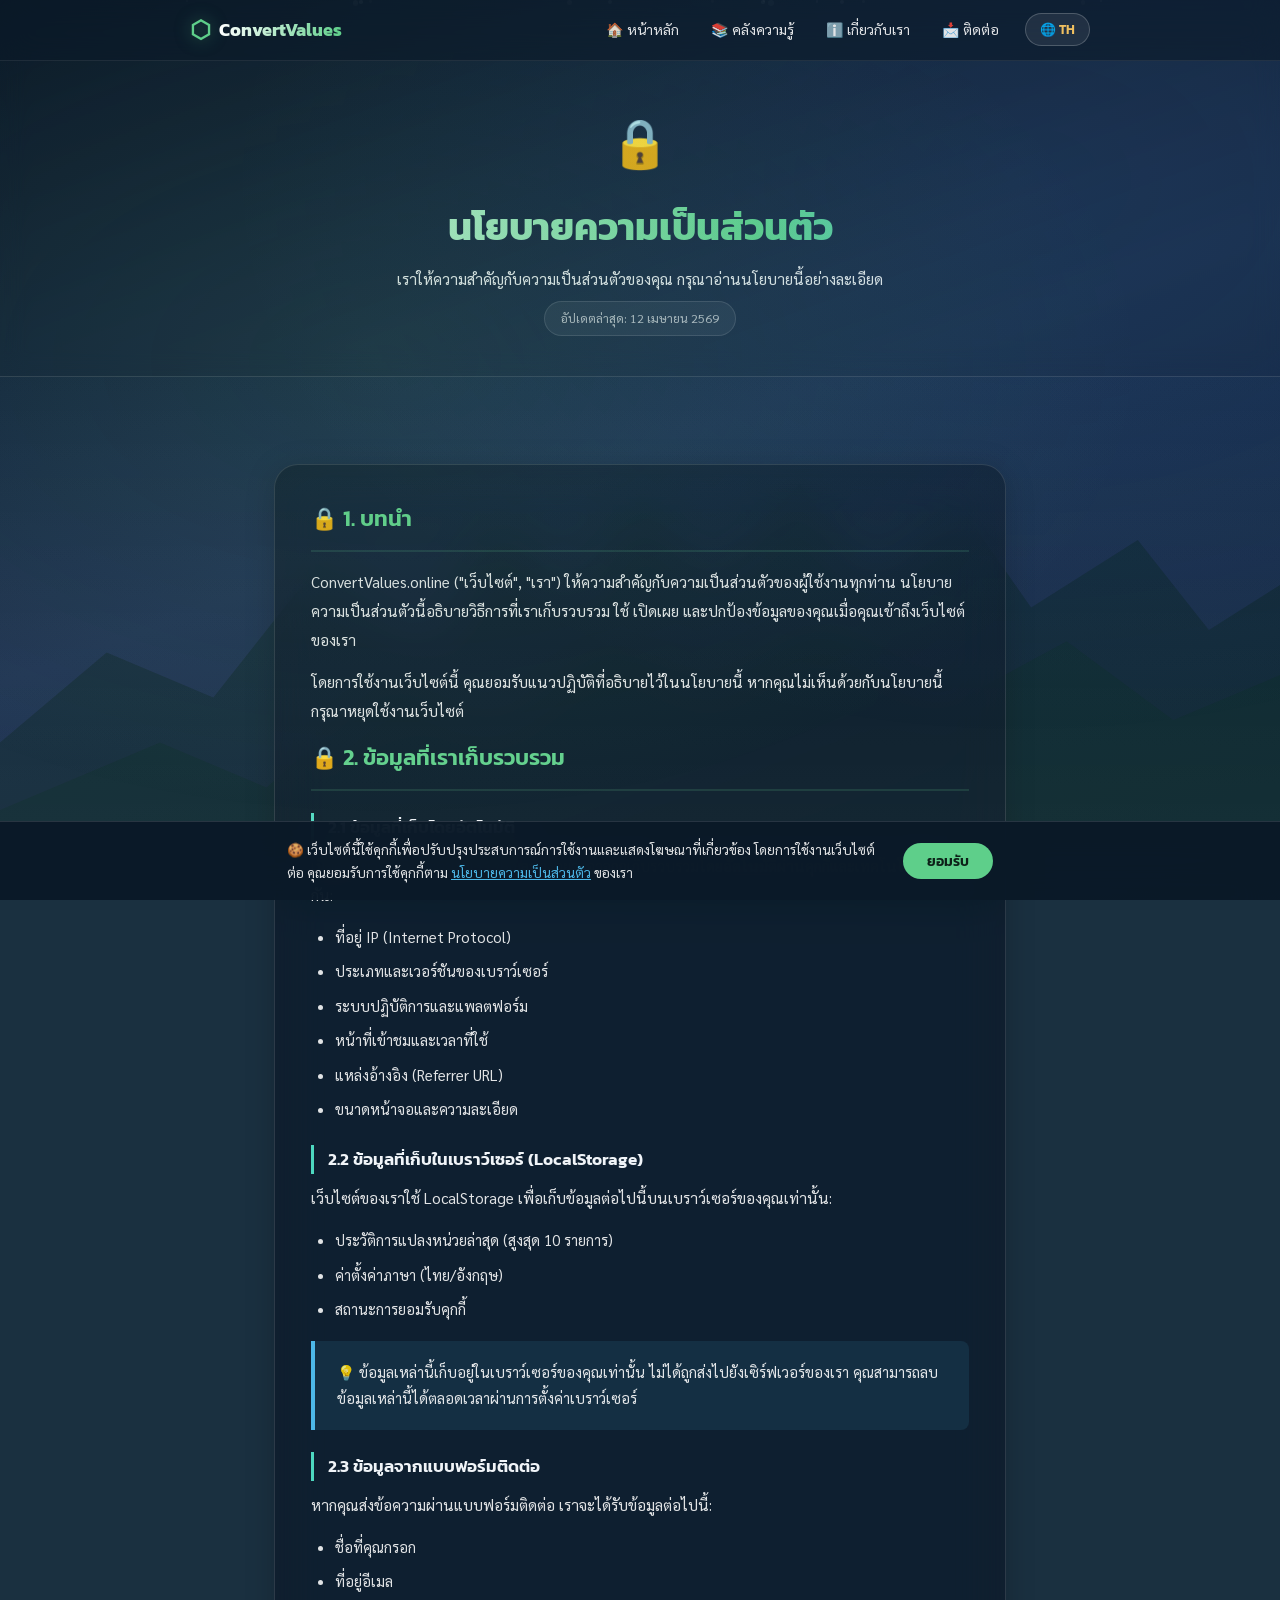
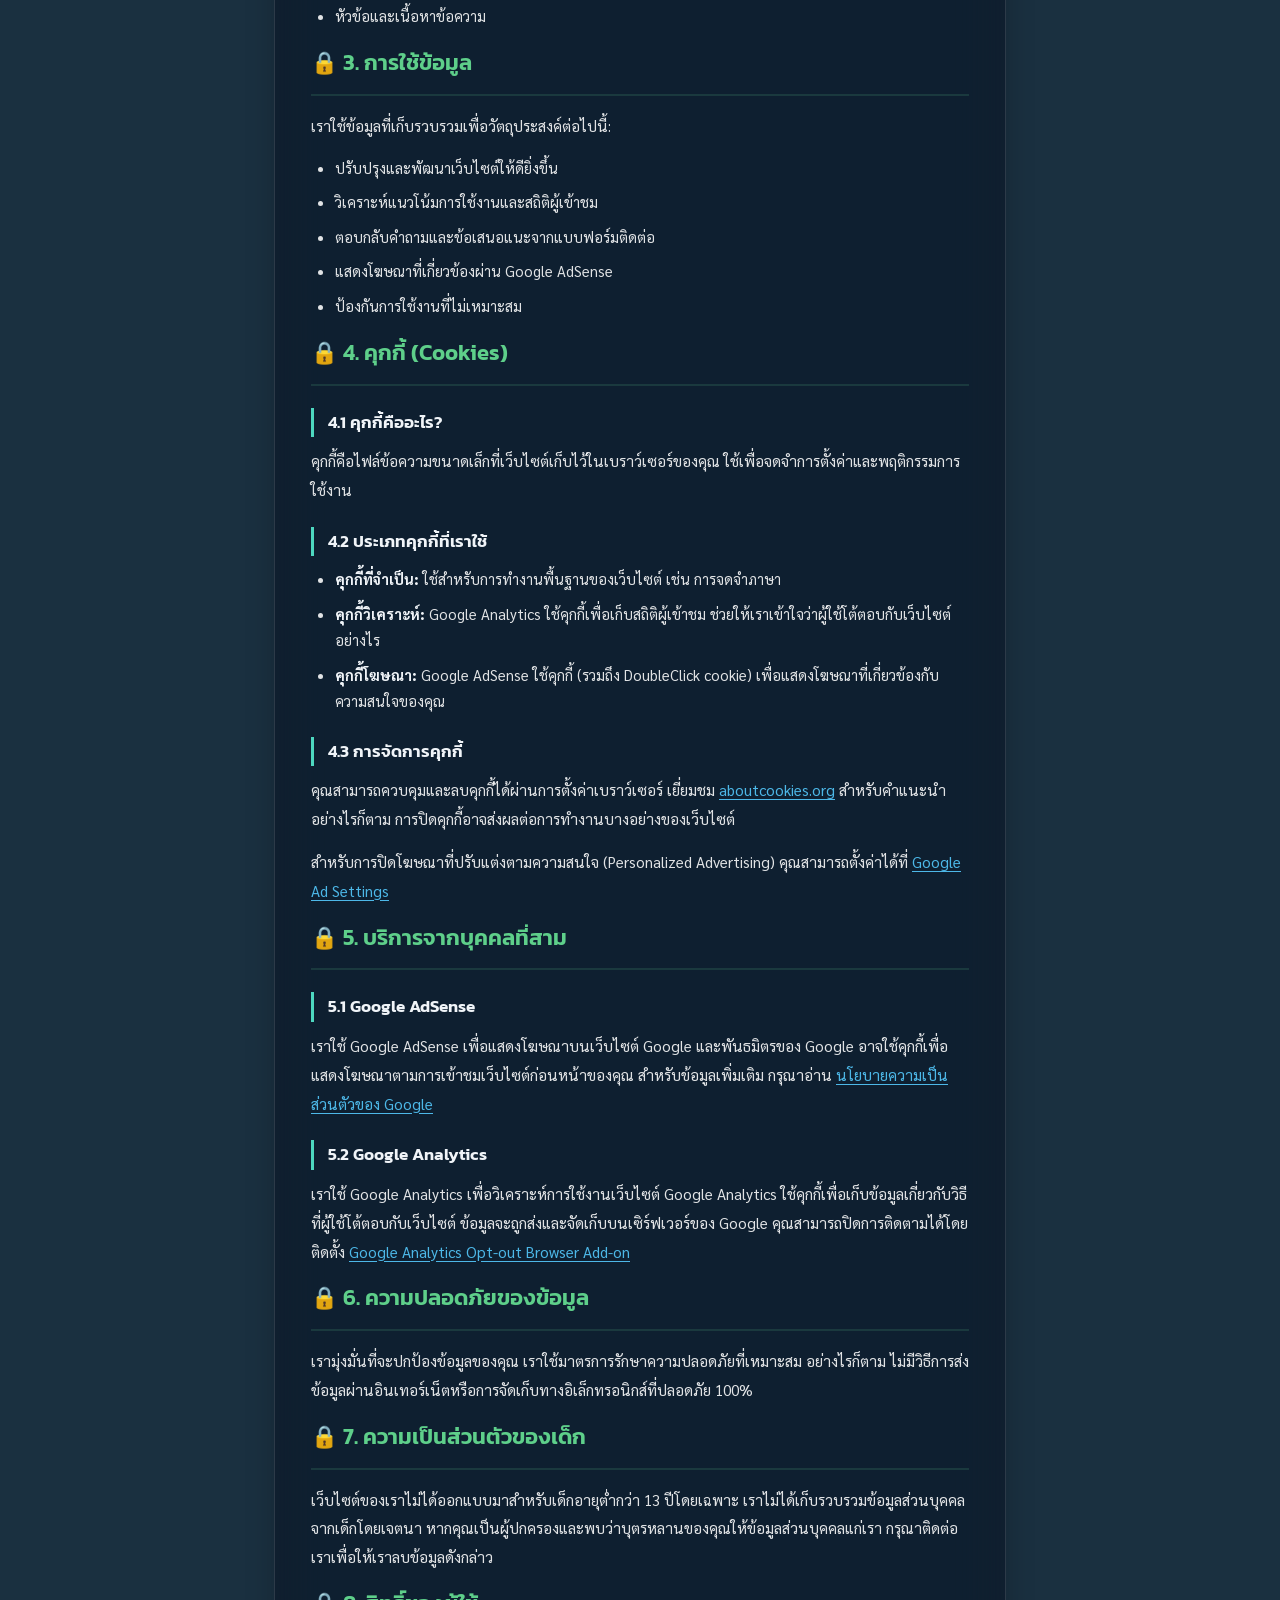
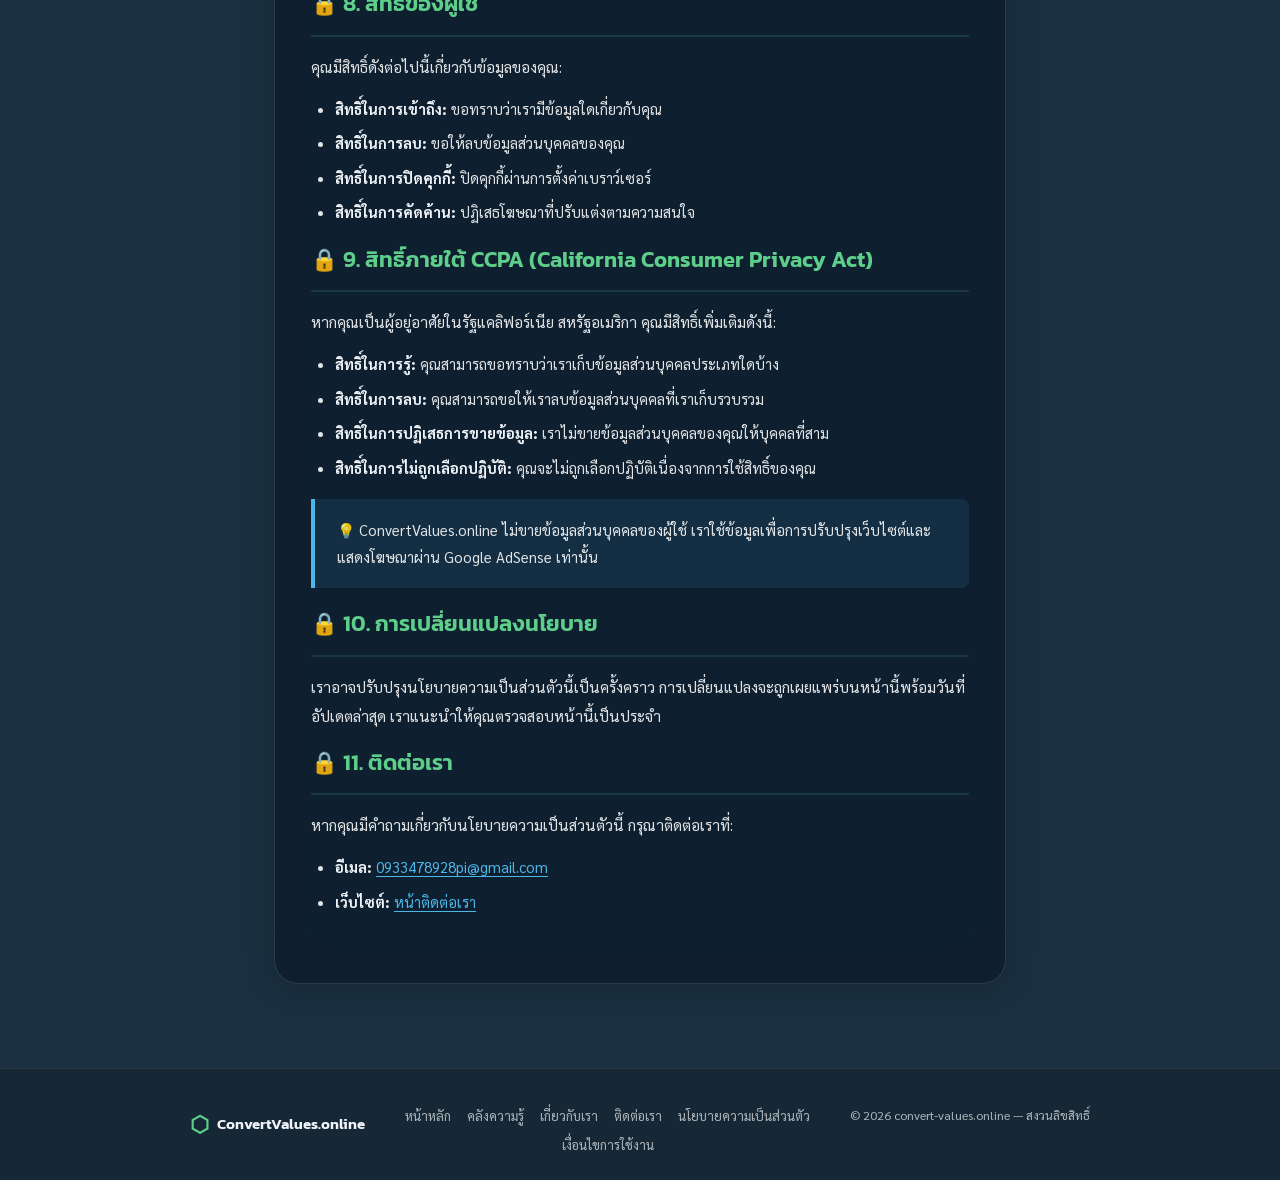
<file: privacy.html>
<!DOCTYPE html>
<html lang="th">
<head>
  <meta charset="UTF-8" />
  <meta name="viewport" content="width=device-width, initial-scale=1.0" />
  <title>นโยบายความเป็นส่วนตัว — ConvertValues.online | Privacy Policy</title>
  <meta name="description" content="นโยบายความเป็นส่วนตัวของ ConvertValues.online อธิบายวิธีการเก็บรวบรวม ใช้ และปกป้องข้อมูลของผู้ใช้งาน" />
  <meta name="robots" content="index, follow" />
  <link rel="canonical" href="https://convert-values.online/privacy.html" />
  <script async src="https://pagead2.googlesyndication.com/pagead/js/adsbygoogle.js?client=ca-pub-2394490768927431" crossorigin="anonymous"></script>
  <link rel="stylesheet" href="style.css" />
  <link rel="preconnect" href="https://fonts.googleapis.com" />
  <link href="https://fonts.googleapis.com/css2?family=Kanit:wght@300;400;500;600;700&family=Sarabun:wght@300;400;500&family=Inter:wght@300;400;500;600&display=swap" rel="stylesheet" />
</head>
<body>
  <div class="bg-layer" id="bgLayer"></div><div class="bg-overlay"></div><div class="bg-fog"></div><div class="particles" id="particles"></div>

  <nav class="site-nav" id="siteNav"><div class="nav-inner"><a href="index.html" class="nav-logo"><span class="nav-logo-icon">⬡</span><span class="nav-logo-text">ConvertValues</span></a><button class="nav-toggle" id="navToggle" aria-label="Toggle menu"><span></span><span></span><span></span></button><div class="nav-links" id="navLinks"><a href="index.html" class="nav-link">🏠 หน้าหลัก</a><a href="knowledge.html" class="nav-link">📚 คลังความรู้</a><a href="about.html" class="nav-link">ℹ️ เกี่ยวกับเรา</a><a href="contact.html" class="nav-link">📩 ติดต่อ</a><button class="lang-toggle" id="langToggle">🌐 TH</button></div></div></nav>

  <div class="page-hero">
    <span class="page-hero-icon">🔒</span>
    <h1>นโยบายความเป็นส่วนตัว</h1>
    <p>เราให้ความสำคัญกับความเป็นส่วนตัวของคุณ กรุณาอ่านนโยบายนี้อย่างละเอียด</p>
    <span class="last-updated">อัปเดตล่าสุด: 12 เมษายน 2569</span>
  </div>

  <div class="page-content">
    <div class="breadcrumb"><a href="index.html">หน้าหลัก</a> <span>›</span> นโยบายความเป็นส่วนตัว</div>

    <div class="content-card">
      <div class="content-section">
        <h2>🔒 1. บทนำ</h2>
        <p>ConvertValues.online ("เว็บไซต์", "เรา") ให้ความสำคัญกับความเป็นส่วนตัวของผู้ใช้งานทุกท่าน นโยบายความเป็นส่วนตัวนี้อธิบายวิธีการที่เราเก็บรวบรวม ใช้ เปิดเผย และปกป้องข้อมูลของคุณเมื่อคุณเข้าถึงเว็บไซต์ของเรา</p>
        <p>โดยการใช้งานเว็บไซต์นี้ คุณยอมรับแนวปฏิบัติที่อธิบายไว้ในนโยบายนี้ หากคุณไม่เห็นด้วยกับนโยบายนี้ กรุณาหยุดใช้งานเว็บไซต์</p>

        <h2>🔒 2. ข้อมูลที่เราเก็บรวบรวม</h2>
        <h3>2.1 ข้อมูลที่เก็บโดยอัตโนมัติ</h3>
        <p>เมื่อคุณเข้าชมเว็บไซต์ของเรา ข้อมูลบางอย่างอาจถูกเก็บรวบรวมโดยอัตโนมัติผ่านคุกกี้และเทคโนโลยีที่คล้ายกัน:</p>
        <ul>
          <li>ที่อยู่ IP (Internet Protocol)</li>
          <li>ประเภทและเวอร์ชันของเบราว์เซอร์</li>
          <li>ระบบปฏิบัติการและแพลตฟอร์ม</li>
          <li>หน้าที่เข้าชมและเวลาที่ใช้</li>
          <li>แหล่งอ้างอิง (Referrer URL)</li>
          <li>ขนาดหน้าจอและความละเอียด</li>
        </ul>

        <h3>2.2 ข้อมูลที่เก็บในเบราว์เซอร์ (LocalStorage)</h3>
        <p>เว็บไซต์ของเราใช้ LocalStorage เพื่อเก็บข้อมูลต่อไปนี้บนเบราว์เซอร์ของคุณเท่านั้น:</p>
        <ul>
          <li>ประวัติการแปลงหน่วยล่าสุด (สูงสุด 10 รายการ)</li>
          <li>ค่าตั้งค่าภาษา (ไทย/อังกฤษ)</li>
          <li>สถานะการยอมรับคุกกี้</li>
        </ul>
        <div class="info-box">
          <p>💡 ข้อมูลเหล่านี้เก็บอยู่ในเบราว์เซอร์ของคุณเท่านั้น ไม่ได้ถูกส่งไปยังเซิร์ฟเวอร์ของเรา คุณสามารถลบข้อมูลเหล่านี้ได้ตลอดเวลาผ่านการตั้งค่าเบราว์เซอร์</p>
        </div>

        <h3>2.3 ข้อมูลจากแบบฟอร์มติดต่อ</h3>
        <p>หากคุณส่งข้อความผ่านแบบฟอร์มติดต่อ เราจะได้รับข้อมูลต่อไปนี้:</p>
        <ul>
          <li>ชื่อที่คุณกรอก</li>
          <li>ที่อยู่อีเมล</li>
          <li>หัวข้อและเนื้อหาข้อความ</li>
        </ul>

        <h2>🔒 3. การใช้ข้อมูล</h2>
        <p>เราใช้ข้อมูลที่เก็บรวบรวมเพื่อวัตถุประสงค์ต่อไปนี้:</p>
        <ul>
          <li>ปรับปรุงและพัฒนาเว็บไซต์ให้ดียิ่งขึ้น</li>
          <li>วิเคราะห์แนวโน้มการใช้งานและสถิติผู้เข้าชม</li>
          <li>ตอบกลับคำถามและข้อเสนอแนะจากแบบฟอร์มติดต่อ</li>
          <li>แสดงโฆษณาที่เกี่ยวข้องผ่าน Google AdSense</li>
          <li>ป้องกันการใช้งานที่ไม่เหมาะสม</li>
        </ul>

        <h2>🔒 4. คุกกี้ (Cookies)</h2>
        <h3>4.1 คุกกี้คืออะไร?</h3>
        <p>คุกกี้คือไฟล์ข้อความขนาดเล็กที่เว็บไซต์เก็บไว้ในเบราว์เซอร์ของคุณ ใช้เพื่อจดจำการตั้งค่าและพฤติกรรมการใช้งาน</p>

        <h3>4.2 ประเภทคุกกี้ที่เราใช้</h3>
        <ul>
          <li><strong>คุกกี้ที่จำเป็น:</strong> ใช้สำหรับการทำงานพื้นฐานของเว็บไซต์ เช่น การจดจำภาษา</li>
          <li><strong>คุกกี้วิเคราะห์:</strong> Google Analytics ใช้คุกกี้เพื่อเก็บสถิติผู้เข้าชม ช่วยให้เราเข้าใจว่าผู้ใช้โต้ตอบกับเว็บไซต์อย่างไร</li>
          <li><strong>คุกกี้โฆษณา:</strong> Google AdSense ใช้คุกกี้ (รวมถึง DoubleClick cookie) เพื่อแสดงโฆษณาที่เกี่ยวข้องกับความสนใจของคุณ</li>
        </ul>

        <h3>4.3 การจัดการคุกกี้</h3>
        <p>คุณสามารถควบคุมและลบคุกกี้ได้ผ่านการตั้งค่าเบราว์เซอร์ เยี่ยมชม <a href="https://www.aboutcookies.org" target="_blank" rel="noopener">aboutcookies.org</a> สำหรับคำแนะนำ อย่างไรก็ตาม การปิดคุกกี้อาจส่งผลต่อการทำงานบางอย่างของเว็บไซต์</p>
        <p>สำหรับการปิดโฆษณาที่ปรับแต่งตามความสนใจ (Personalized Advertising) คุณสามารถตั้งค่าได้ที่ <a href="https://www.google.com/settings/ads" target="_blank" rel="noopener">Google Ad Settings</a></p>

        <h2>🔒 5. บริการจากบุคคลที่สาม</h2>
        <h3>5.1 Google AdSense</h3>
        <p>เราใช้ Google AdSense เพื่อแสดงโฆษณาบนเว็บไซต์ Google และพันธมิตรของ Google อาจใช้คุกกี้เพื่อแสดงโฆษณาตามการเข้าชมเว็บไซต์ก่อนหน้าของคุณ สำหรับข้อมูลเพิ่มเติม กรุณาอ่าน <a href="https://policies.google.com/privacy" target="_blank" rel="noopener">นโยบายความเป็นส่วนตัวของ Google</a></p>

        <h3>5.2 Google Analytics</h3>
        <p>เราใช้ Google Analytics เพื่อวิเคราะห์การใช้งานเว็บไซต์ Google Analytics ใช้คุกกี้เพื่อเก็บข้อมูลเกี่ยวกับวิธีที่ผู้ใช้โต้ตอบกับเว็บไซต์ ข้อมูลจะถูกส่งและจัดเก็บบนเซิร์ฟเวอร์ของ Google คุณสามารถปิดการติดตามได้โดยติดตั้ง <a href="https://tools.google.com/dlpage/gaoptout" target="_blank" rel="noopener">Google Analytics Opt-out Browser Add-on</a></p>

        <h2>🔒 6. ความปลอดภัยของข้อมูล</h2>
        <p>เรามุ่งมั่นที่จะปกป้องข้อมูลของคุณ เราใช้มาตรการรักษาความปลอดภัยที่เหมาะสม อย่างไรก็ตาม ไม่มีวิธีการส่งข้อมูลผ่านอินเทอร์เน็ตหรือการจัดเก็บทางอิเล็กทรอนิกส์ที่ปลอดภัย 100%</p>

        <h2>🔒 7. ความเป็นส่วนตัวของเด็ก</h2>
        <p>เว็บไซต์ของเราไม่ได้ออกแบบมาสำหรับเด็กอายุต่ำกว่า 13 ปีโดยเฉพาะ เราไม่ได้เก็บรวบรวมข้อมูลส่วนบุคคลจากเด็กโดยเจตนา หากคุณเป็นผู้ปกครองและพบว่าบุตรหลานของคุณให้ข้อมูลส่วนบุคคลแก่เรา กรุณาติดต่อเราเพื่อให้เราลบข้อมูลดังกล่าว</p>

        <h2>🔒 8. สิทธิ์ของผู้ใช้</h2>
        <p>คุณมีสิทธิ์ดังต่อไปนี้เกี่ยวกับข้อมูลของคุณ:</p>
        <ul>
          <li><strong>สิทธิ์ในการเข้าถึง:</strong> ขอทราบว่าเรามีข้อมูลใดเกี่ยวกับคุณ</li>
          <li><strong>สิทธิ์ในการลบ:</strong> ขอให้ลบข้อมูลส่วนบุคคลของคุณ</li>
          <li><strong>สิทธิ์ในการปิดคุกกี้:</strong> ปิดคุกกี้ผ่านการตั้งค่าเบราว์เซอร์</li>
          <li><strong>สิทธิ์ในการคัดค้าน:</strong> ปฏิเสธโฆษณาที่ปรับแต่งตามความสนใจ</li>
        </ul>

        <h2>🔒 9. สิทธิ์ภายใต้ CCPA (California Consumer Privacy Act)</h2>
        <p>หากคุณเป็นผู้อยู่อาศัยในรัฐแคลิฟอร์เนีย สหรัฐอเมริกา คุณมีสิทธิ์เพิ่มเติมดังนี้:</p>
        <ul>
          <li><strong>สิทธิ์ในการรู้:</strong> คุณสามารถขอทราบว่าเราเก็บข้อมูลส่วนบุคคลประเภทใดบ้าง</li>
          <li><strong>สิทธิ์ในการลบ:</strong> คุณสามารถขอให้เราลบข้อมูลส่วนบุคคลที่เราเก็บรวบรวม</li>
          <li><strong>สิทธิ์ในการปฏิเสธการขายข้อมูล:</strong> เราไม่ขายข้อมูลส่วนบุคคลของคุณให้บุคคลที่สาม</li>
          <li><strong>สิทธิ์ในการไม่ถูกเลือกปฏิบัติ:</strong> คุณจะไม่ถูกเลือกปฏิบัติเนื่องจากการใช้สิทธิ์ของคุณ</li>
        </ul>
        <div class="info-box">
          <p>💡 ConvertValues.online ไม่ขายข้อมูลส่วนบุคคลของผู้ใช้ เราใช้ข้อมูลเพื่อการปรับปรุงเว็บไซต์และแสดงโฆษณาผ่าน Google AdSense เท่านั้น</p>
        </div>

        <h2>🔒 10. การเปลี่ยนแปลงนโยบาย</h2>
        <p>เราอาจปรับปรุงนโยบายความเป็นส่วนตัวนี้เป็นครั้งคราว การเปลี่ยนแปลงจะถูกเผยแพร่บนหน้านี้พร้อมวันที่อัปเดตล่าสุด เราแนะนำให้คุณตรวจสอบหน้านี้เป็นประจำ</p>

        <h2>🔒 11. ติดต่อเรา</h2>
        <p>หากคุณมีคำถามเกี่ยวกับนโยบายความเป็นส่วนตัวนี้ กรุณาติดต่อเราที่:</p>
        <ul>
          <li><strong>อีเมล:</strong> <a href="mailto:0933478928pi@gmail.com">0933478928pi@gmail.com</a></li>
          <li><strong>เว็บไซต์:</strong> <a href="contact.html">หน้าติดต่อเรา</a></li>
        </ul>
      </div>
    </div>
  </div>

  <footer class="site-footer"><div class="footer-inner"><div class="footer-brand"><span class="footer-logo">⬡</span><span class="footer-name">ConvertValues.online</span></div><div class="footer-links"><a href="index.html">หน้าหลัก</a><a href="knowledge.html">คลังความรู้</a><a href="about.html">เกี่ยวกับเรา</a><a href="contact.html">ติดต่อเรา</a><a href="privacy.html">นโยบายความเป็นส่วนตัว</a><a href="terms.html">เงื่อนไขการใช้งาน</a></div><div class="footer-info"><p>© <span id="footerYear"></span> convert-values.online — สงวนลิขสิทธิ์</p></div></div></footer>

  <!-- Cookie Consent -->
  <div class="cookie-banner" id="cookieBanner" style="display:none">
    <p>🍪 เว็บไซต์นี้ใช้คุกกี้เพื่อปรับปรุงประสบการณ์การใช้งานและแสดงโฆษณาที่เกี่ยวข้อง โดยการใช้งานเว็บไซต์ต่อ คุณยอมรับการใช้คุกกี้ตาม <a href="privacy.html">นโยบายความเป็นส่วนตัว</a> ของเรา</p>
    <button class="cookie-accept" id="cookieAcceptBtn">ยอมรับ</button>
  </div>

  <script>
    document.getElementById("footerYear").textContent=new Date().getFullYear();
    window.addEventListener("scroll",()=>{document.getElementById("siteNav")?.classList.toggle("scrolled",window.scrollY>50);});
    const t=document.getElementById("navToggle"),l=document.getElementById("navLinks");if(t&&l)t.addEventListener("click",()=>{t.classList.toggle("open");l.classList.toggle("open");});
    const pc=document.getElementById("particles");for(let i=0;i<15;i++){const p=document.createElement("div");p.className="particle";const s=Math.random()*4+2;p.style.cssText=`width:${s}px;height:${s}px;left:${Math.random()*100}%;animation-duration:${12+Math.random()*18}s;animation-delay:${-Math.random()*20}s;opacity:${0.2+Math.random()*0.3};`;pc.appendChild(p);}
    const h=new Date().getHours(),bg=document.getElementById("bgLayer");if(h>=5&&h<10)bg.classList.add("morning");else if(h>=10&&h<17)bg.classList.add("day");else if(h>=17&&h<20)bg.classList.add("evening");else bg.classList.add("night");
    // Cookie Consent
    (function(){const b=document.getElementById('cookieBanner'),a=document.getElementById('cookieAcceptBtn');if(!localStorage.getItem('cookie_consent'))b.style.display='flex';if(a)a.addEventListener('click',function(){localStorage.setItem('cookie_consent','accepted');b.style.display='none';});})();
  </script>
</body>
</html>
</file>
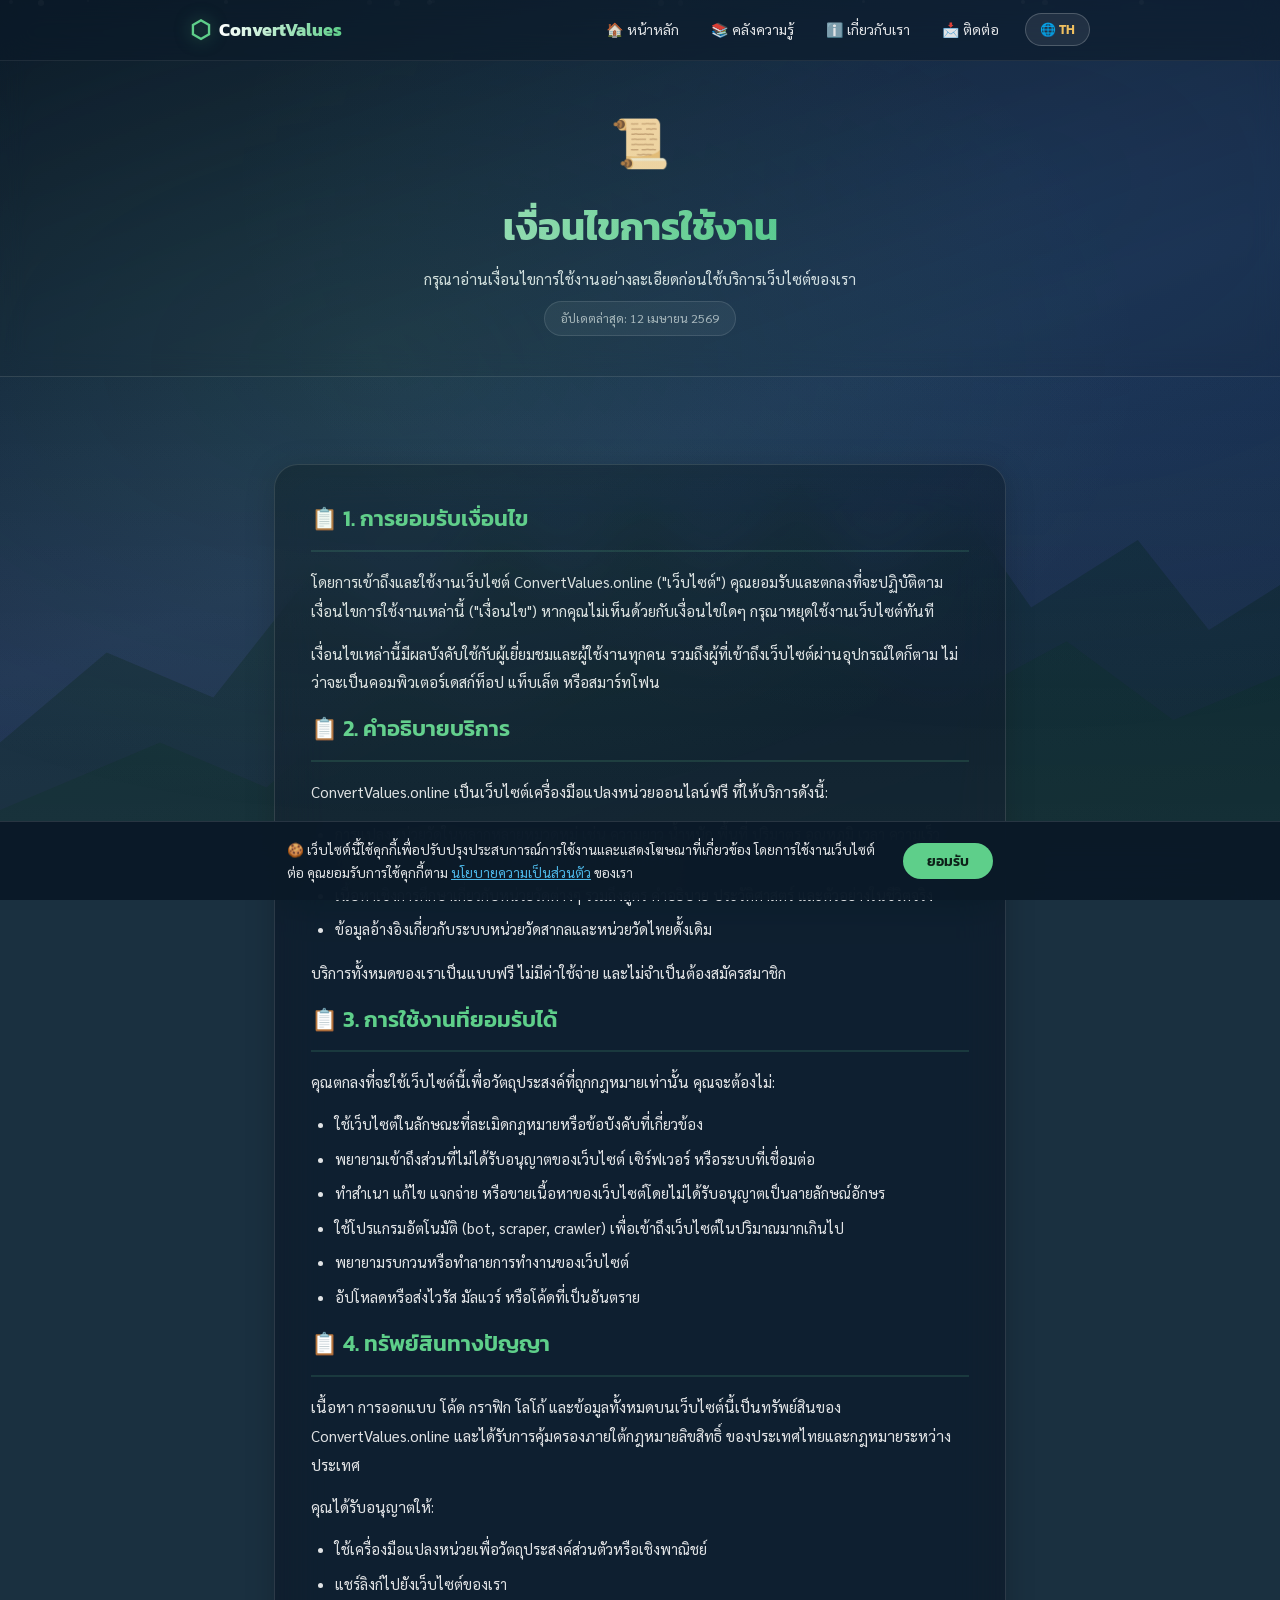
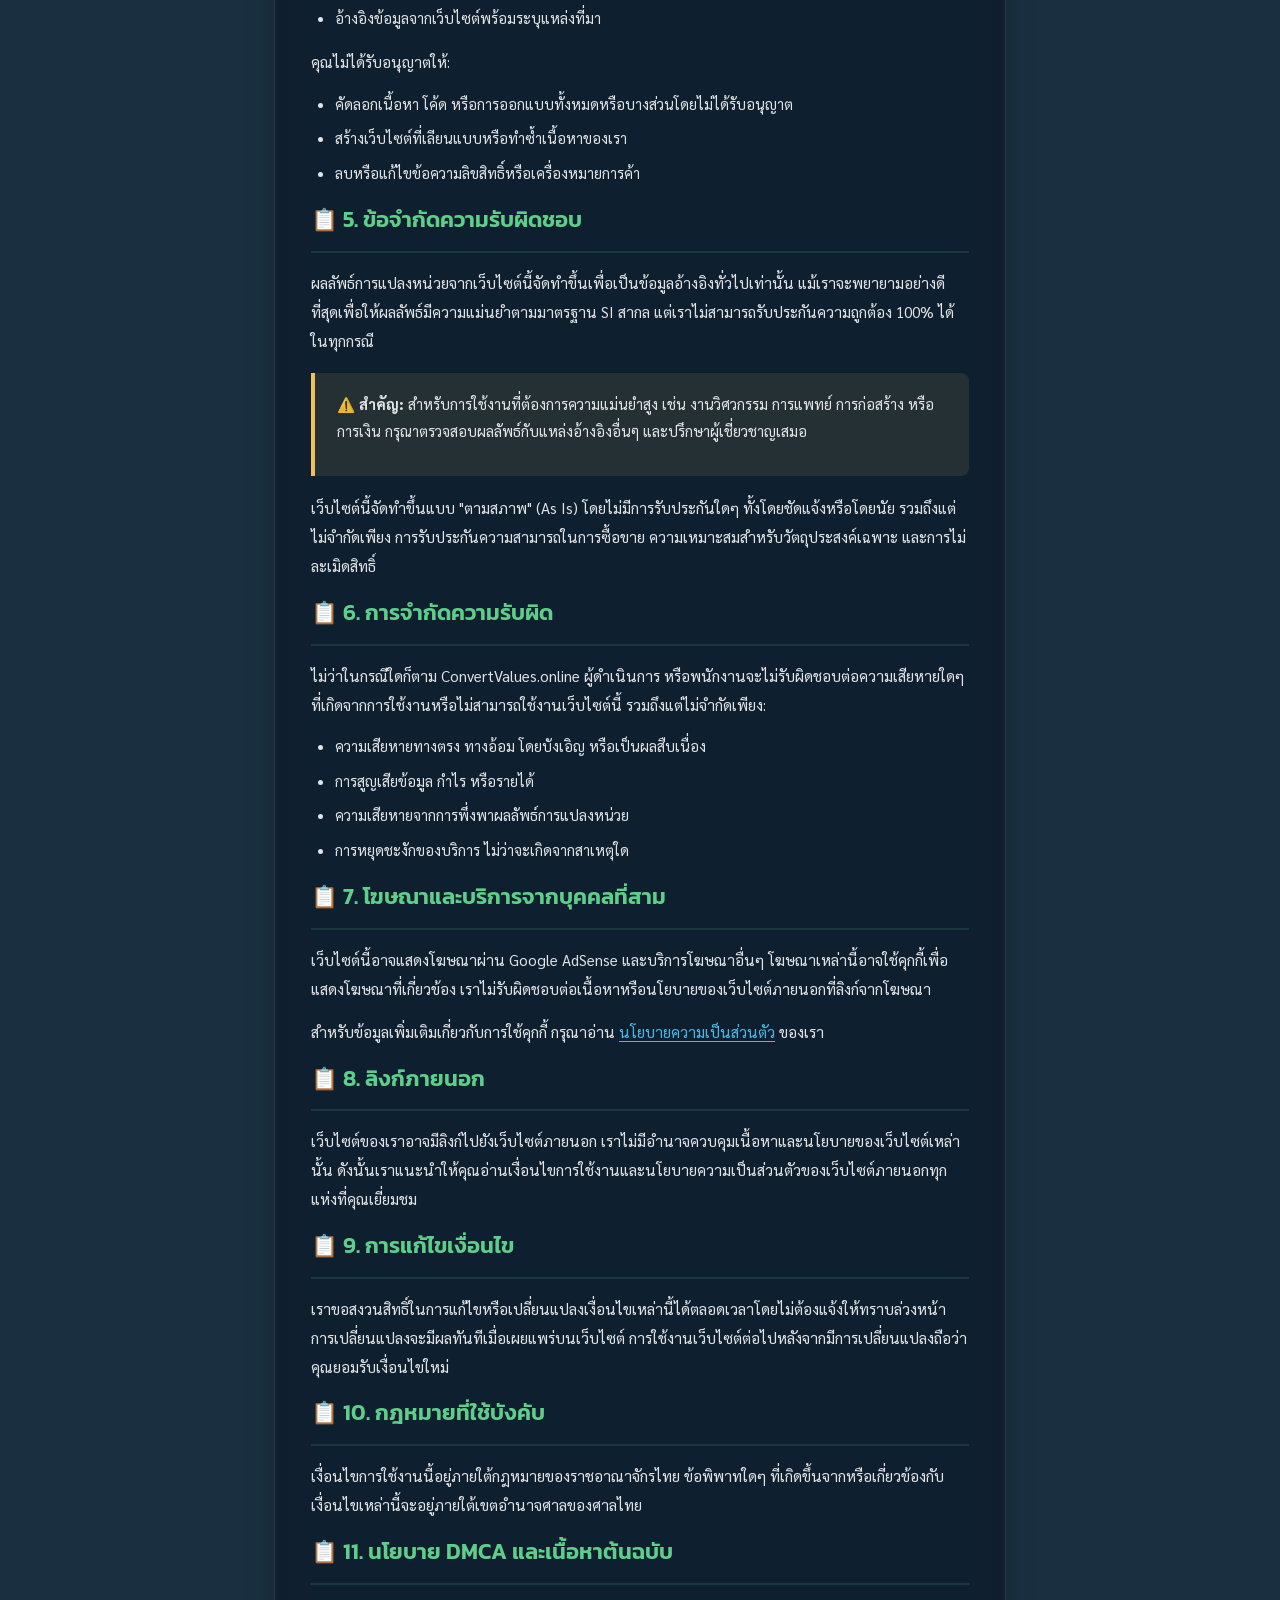
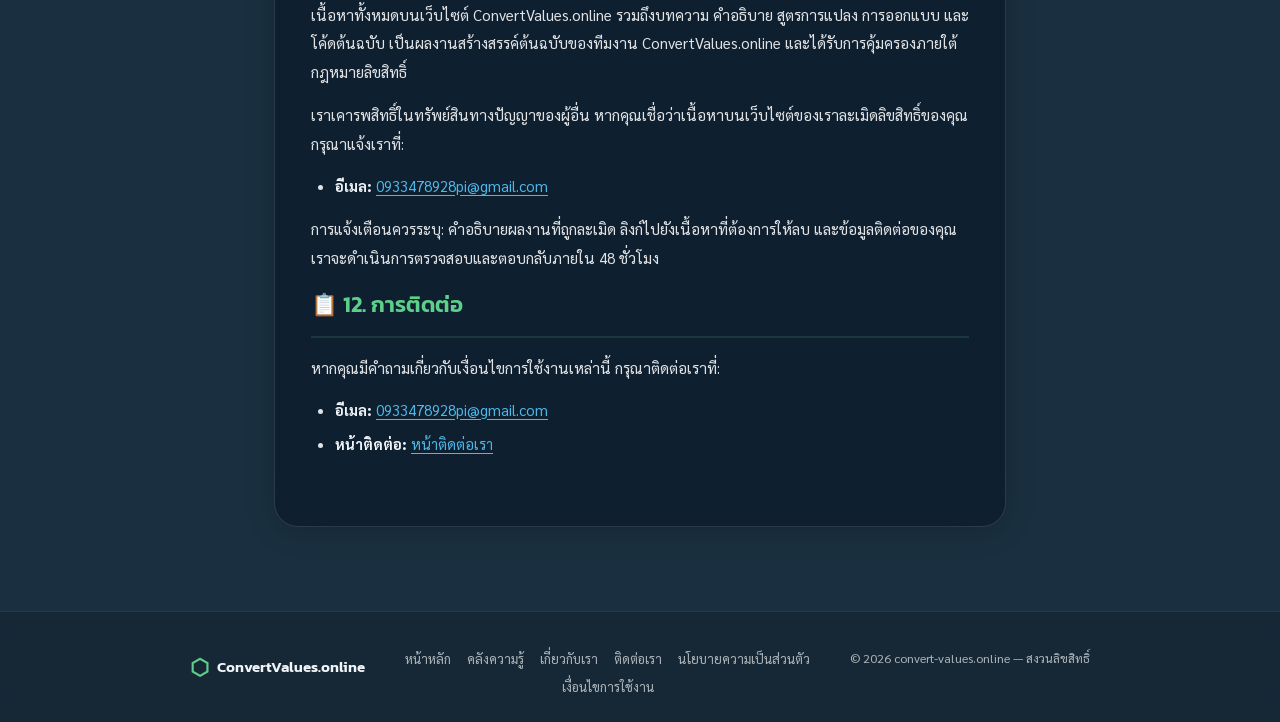
<file: terms.html>
<!DOCTYPE html>
<html lang="th">
<head>
  <meta charset="UTF-8" />
  <meta name="viewport" content="width=device-width, initial-scale=1.0" />
  <title>เงื่อนไขการใช้งาน — ConvertValues.online | Terms of Service</title>
  <meta name="description" content="เงื่อนไขการใช้งานเว็บไซต์ ConvertValues.online เครื่องมือแปลงหน่วยออนไลน์ฟรี กรุณาอ่านอย่างละเอียดก่อนใช้งาน" />
  <meta name="robots" content="index, follow" />
  <link rel="canonical" href="https://convert-values.online/terms.html" />
  <script async src="https://pagead2.googlesyndication.com/pagead/js/adsbygoogle.js?client=ca-pub-2394490768927431" crossorigin="anonymous"></script>
  <link rel="stylesheet" href="style.css" />
  <link rel="preconnect" href="https://fonts.googleapis.com" />
  <link href="https://fonts.googleapis.com/css2?family=Kanit:wght@300;400;500;600;700&family=Sarabun:wght@300;400;500&family=Inter:wght@300;400;500;600&display=swap" rel="stylesheet" />
</head>
<body>
  <div class="bg-layer" id="bgLayer"></div><div class="bg-overlay"></div><div class="bg-fog"></div><div class="particles" id="particles"></div>

  <nav class="site-nav" id="siteNav"><div class="nav-inner"><a href="index.html" class="nav-logo"><span class="nav-logo-icon">⬡</span><span class="nav-logo-text">ConvertValues</span></a><button class="nav-toggle" id="navToggle" aria-label="Toggle menu"><span></span><span></span><span></span></button><div class="nav-links" id="navLinks"><a href="index.html" class="nav-link">🏠 หน้าหลัก</a><a href="knowledge.html" class="nav-link">📚 คลังความรู้</a><a href="about.html" class="nav-link">ℹ️ เกี่ยวกับเรา</a><a href="contact.html" class="nav-link">📩 ติดต่อ</a><button class="lang-toggle" id="langToggle">🌐 TH</button></div></div></nav>

  <div class="page-hero">
    <span class="page-hero-icon">📜</span>
    <h1>เงื่อนไขการใช้งาน</h1>
    <p>กรุณาอ่านเงื่อนไขการใช้งานอย่างละเอียดก่อนใช้บริการเว็บไซต์ของเรา</p>
    <span class="last-updated">อัปเดตล่าสุด: 12 เมษายน 2569</span>
  </div>

  <div class="page-content">
    <div class="breadcrumb"><a href="index.html">หน้าหลัก</a> <span>›</span> เงื่อนไขการใช้งาน</div>

    <div class="content-card">
      <div class="content-section">
        <h2>📋 1. การยอมรับเงื่อนไข</h2>
        <p>โดยการเข้าถึงและใช้งานเว็บไซต์ ConvertValues.online ("เว็บไซต์") คุณยอมรับและตกลงที่จะปฏิบัติตามเงื่อนไขการใช้งานเหล่านี้ ("เงื่อนไข") หากคุณไม่เห็นด้วยกับเงื่อนไขใดๆ กรุณาหยุดใช้งานเว็บไซต์ทันที</p>
        <p>เงื่อนไขเหล่านี้มีผลบังคับใช้กับผู้เยี่ยมชมและผู้ใช้งานทุกคน รวมถึงผู้ที่เข้าถึงเว็บไซต์ผ่านอุปกรณ์ใดก็ตาม ไม่ว่าจะเป็นคอมพิวเตอร์เดสก์ท็อป แท็บเล็ต หรือสมาร์ทโฟน</p>

        <h2>📋 2. คำอธิบายบริการ</h2>
        <p>ConvertValues.online เป็นเว็บไซต์เครื่องมือแปลงหน่วยออนไลน์ฟรี ที่ให้บริการดังนี้:</p>
        <ul>
          <li>การแปลงหน่วยวัดในหลากหลายหมวดหมู่ เช่น ความยาว น้ำหนัก พื้นที่ ปริมาตร อุณหภูมิ เวลา ความเร็ว พลังงาน ความดัน ไฟฟ้า หน่วยดิจิทัล ดาราศาสตร์ และอื่นๆ</li>
          <li>เนื้อหาเชิงการศึกษาเกี่ยวกับหน่วยวัดต่างๆ รวมถึงสูตร คำอธิบาย ประวัติศาสตร์ และตัวอย่างในชีวิตจริง</li>
          <li>ข้อมูลอ้างอิงเกี่ยวกับระบบหน่วยวัดสากลและหน่วยวัดไทยดั้งเดิม</li>
        </ul>
        <p>บริการทั้งหมดของเราเป็นแบบฟรี ไม่มีค่าใช้จ่าย และไม่จำเป็นต้องสมัครสมาชิก</p>

        <h2>📋 3. การใช้งานที่ยอมรับได้</h2>
        <p>คุณตกลงที่จะใช้เว็บไซต์นี้เพื่อวัตถุประสงค์ที่ถูกกฎหมายเท่านั้น คุณจะต้องไม่:</p>
        <ul>
          <li>ใช้เว็บไซต์ในลักษณะที่ละเมิดกฎหมายหรือข้อบังคับที่เกี่ยวข้อง</li>
          <li>พยายามเข้าถึงส่วนที่ไม่ได้รับอนุญาตของเว็บไซต์ เซิร์ฟเวอร์ หรือระบบที่เชื่อมต่อ</li>
          <li>ทำสำเนา แก้ไข แจกจ่าย หรือขายเนื้อหาของเว็บไซต์โดยไม่ได้รับอนุญาตเป็นลายลักษณ์อักษร</li>
          <li>ใช้โปรแกรมอัตโนมัติ (bot, scraper, crawler) เพื่อเข้าถึงเว็บไซต์ในปริมาณมากเกินไป</li>
          <li>พยายามรบกวนหรือทำลายการทำงานของเว็บไซต์</li>
          <li>อัปโหลดหรือส่งไวรัส มัลแวร์ หรือโค้ดที่เป็นอันตราย</li>
        </ul>

        <h2>📋 4. ทรัพย์สินทางปัญญา</h2>
        <p>เนื้อหา การออกแบบ โค้ด กราฟิก โลโก้ และข้อมูลทั้งหมดบนเว็บไซต์นี้เป็นทรัพย์สินของ ConvertValues.online และได้รับการคุ้มครองภายใต้กฎหมายลิขสิทธิ์ ของประเทศไทยและกฎหมายระหว่างประเทศ</p>
        <p>คุณได้รับอนุญาตให้:</p>
        <ul>
          <li>ใช้เครื่องมือแปลงหน่วยเพื่อวัตถุประสงค์ส่วนตัวหรือเชิงพาณิชย์</li>
          <li>แชร์ลิงก์ไปยังเว็บไซต์ของเรา</li>
          <li>อ้างอิงข้อมูลจากเว็บไซต์พร้อมระบุแหล่งที่มา</li>
        </ul>
        <p>คุณไม่ได้รับอนุญาตให้:</p>
        <ul>
          <li>คัดลอกเนื้อหา โค้ด หรือการออกแบบทั้งหมดหรือบางส่วนโดยไม่ได้รับอนุญาต</li>
          <li>สร้างเว็บไซต์ที่เลียนแบบหรือทำซ้ำเนื้อหาของเรา</li>
          <li>ลบหรือแก้ไขข้อความลิขสิทธิ์หรือเครื่องหมายการค้า</li>
        </ul>

        <h2>📋 5. ข้อจำกัดความรับผิดชอบ</h2>
        <p>ผลลัพธ์การแปลงหน่วยจากเว็บไซต์นี้จัดทำขึ้นเพื่อเป็นข้อมูลอ้างอิงทั่วไปเท่านั้น แม้เราจะพยายามอย่างดีที่สุดเพื่อให้ผลลัพธ์มีความแม่นยำตามมาตรฐาน SI สากล แต่เราไม่สามารถรับประกันความถูกต้อง 100% ได้ในทุกกรณี</p>
        <div class="warning-box">
          <p>⚠️ <strong>สำคัญ:</strong> สำหรับการใช้งานที่ต้องการความแม่นยำสูง เช่น งานวิศวกรรม การแพทย์ การก่อสร้าง หรือการเงิน กรุณาตรวจสอบผลลัพธ์กับแหล่งอ้างอิงอื่นๆ และปรึกษาผู้เชี่ยวชาญเสมอ</p>
        </div>
        <p>เว็บไซต์นี้จัดทำขึ้นแบบ "ตามสภาพ" (As Is) โดยไม่มีการรับประกันใดๆ ทั้งโดยชัดแจ้งหรือโดยนัย รวมถึงแต่ไม่จำกัดเพียง การรับประกันความสามารถในการซื้อขาย ความเหมาะสมสำหรับวัตถุประสงค์เฉพาะ และการไม่ละเมิดสิทธิ์</p>

        <h2>📋 6. การจำกัดความรับผิด</h2>
        <p>ไม่ว่าในกรณีใดก็ตาม ConvertValues.online ผู้ดำเนินการ หรือพนักงานจะไม่รับผิดชอบต่อความเสียหายใดๆ ที่เกิดจากการใช้งานหรือไม่สามารถใช้งานเว็บไซต์นี้ รวมถึงแต่ไม่จำกัดเพียง:</p>
        <ul>
          <li>ความเสียหายทางตรง ทางอ้อม โดยบังเอิญ หรือเป็นผลสืบเนื่อง</li>
          <li>การสูญเสียข้อมูล กำไร หรือรายได้</li>
          <li>ความเสียหายจากการพึ่งพาผลลัพธ์การแปลงหน่วย</li>
          <li>การหยุดชะงักของบริการ ไม่ว่าจะเกิดจากสาเหตุใด</li>
        </ul>

        <h2>📋 7. โฆษณาและบริการจากบุคคลที่สาม</h2>
        <p>เว็บไซต์นี้อาจแสดงโฆษณาผ่าน Google AdSense และบริการโฆษณาอื่นๆ โฆษณาเหล่านี้อาจใช้คุกกี้เพื่อแสดงโฆษณาที่เกี่ยวข้อง เราไม่รับผิดชอบต่อเนื้อหาหรือนโยบายของเว็บไซต์ภายนอกที่ลิงก์จากโฆษณา</p>
        <p>สำหรับข้อมูลเพิ่มเติมเกี่ยวกับการใช้คุกกี้ กรุณาอ่าน <a href="privacy.html">นโยบายความเป็นส่วนตัว</a> ของเรา</p>

        <h2>📋 8. ลิงก์ภายนอก</h2>
        <p>เว็บไซต์ของเราอาจมีลิงก์ไปยังเว็บไซต์ภายนอก เราไม่มีอำนาจควบคุมเนื้อหาและนโยบายของเว็บไซต์เหล่านั้น ดังนั้นเราแนะนำให้คุณอ่านเงื่อนไขการใช้งานและนโยบายความเป็นส่วนตัวของเว็บไซต์ภายนอกทุกแห่งที่คุณเยี่ยมชม</p>

        <h2>📋 9. การแก้ไขเงื่อนไข</h2>
        <p>เราขอสงวนสิทธิ์ในการแก้ไขหรือเปลี่ยนแปลงเงื่อนไขเหล่านี้ได้ตลอดเวลาโดยไม่ต้องแจ้งให้ทราบล่วงหน้า การเปลี่ยนแปลงจะมีผลทันทีเมื่อเผยแพร่บนเว็บไซต์ การใช้งานเว็บไซต์ต่อไปหลังจากมีการเปลี่ยนแปลงถือว่าคุณยอมรับเงื่อนไขใหม่</p>

        <h2>📋 10. กฎหมายที่ใช้บังคับ</h2>
        <p>เงื่อนไขการใช้งานนี้อยู่ภายใต้กฎหมายของราชอาณาจักรไทย ข้อพิพาทใดๆ ที่เกิดขึ้นจากหรือเกี่ยวข้องกับเงื่อนไขเหล่านี้จะอยู่ภายใต้เขตอำนาจศาลของศาลไทย</p>

        <h2>📋 11. นโยบาย DMCA และเนื้อหาต้นฉบับ</h2>
        <p>เนื้อหาทั้งหมดบนเว็บไซต์ ConvertValues.online รวมถึงบทความ คำอธิบาย สูตรการแปลง การออกแบบ และโค้ดต้นฉบับ เป็นผลงานสร้างสรรค์ต้นฉบับของทีมงาน ConvertValues.online และได้รับการคุ้มครองภายใต้กฎหมายลิขสิทธิ์</p>
        <p>เราเคารพสิทธิ์ในทรัพย์สินทางปัญญาของผู้อื่น หากคุณเชื่อว่าเนื้อหาบนเว็บไซต์ของเราละเมิดลิขสิทธิ์ของคุณ กรุณาแจ้งเราที่:</p>
        <ul>
          <li><strong>อีเมล:</strong> <a href="mailto:0933478928pi@gmail.com">0933478928pi@gmail.com</a></li>
        </ul>
        <p>การแจ้งเตือนควรระบุ: คำอธิบายผลงานที่ถูกละเมิด ลิงก์ไปยังเนื้อหาที่ต้องการให้ลบ และข้อมูลติดต่อของคุณ เราจะดำเนินการตรวจสอบและตอบกลับภายใน 48 ชั่วโมง</p>

        <h2>📋 12. การติดต่อ</h2>
        <p>หากคุณมีคำถามเกี่ยวกับเงื่อนไขการใช้งานเหล่านี้ กรุณาติดต่อเราที่:</p>
        <ul>
          <li><strong>อีเมล:</strong> <a href="mailto:0933478928pi@gmail.com">0933478928pi@gmail.com</a></li>
          <li><strong>หน้าติดต่อ:</strong> <a href="contact.html">หน้าติดต่อเรา</a></li>
        </ul>
      </div>
    </div>
  </div>

  <footer class="site-footer"><div class="footer-inner"><div class="footer-brand"><span class="footer-logo">⬡</span><span class="footer-name">ConvertValues.online</span></div><div class="footer-links"><a href="index.html">หน้าหลัก</a><a href="knowledge.html">คลังความรู้</a><a href="about.html">เกี่ยวกับเรา</a><a href="contact.html">ติดต่อเรา</a><a href="privacy.html">นโยบายความเป็นส่วนตัว</a><a href="terms.html">เงื่อนไขการใช้งาน</a></div><div class="footer-info"><p>© <span id="footerYear"></span> convert-values.online — สงวนลิขสิทธิ์</p></div></div></footer>

  <!-- Cookie Consent -->
  <div class="cookie-banner" id="cookieBanner" style="display:none">
    <p>🍪 เว็บไซต์นี้ใช้คุกกี้เพื่อปรับปรุงประสบการณ์การใช้งานและแสดงโฆษณาที่เกี่ยวข้อง โดยการใช้งานเว็บไซต์ต่อ คุณยอมรับการใช้คุกกี้ตาม <a href="privacy.html">นโยบายความเป็นส่วนตัว</a> ของเรา</p>
    <button class="cookie-accept" id="cookieAcceptBtn">ยอมรับ</button>
  </div>

  <script>
    document.getElementById("footerYear").textContent=new Date().getFullYear();
    window.addEventListener("scroll",()=>{document.getElementById("siteNav")?.classList.toggle("scrolled",window.scrollY>50);});
    const t=document.getElementById("navToggle"),l=document.getElementById("navLinks");if(t&&l)t.addEventListener("click",()=>{t.classList.toggle("open");l.classList.toggle("open");});
    const pc=document.getElementById("particles");for(let i=0;i<15;i++){const p=document.createElement("div");p.className="particle";const s=Math.random()*4+2;p.style.cssText=`width:${s}px;height:${s}px;left:${Math.random()*100}%;animation-duration:${12+Math.random()*18}s;animation-delay:${-Math.random()*20}s;opacity:${0.2+Math.random()*0.3};`;pc.appendChild(p);}
    const h=new Date().getHours(),bg=document.getElementById("bgLayer");if(h>=5&&h<10)bg.classList.add("morning");else if(h>=10&&h<17)bg.classList.add("day");else if(h>=17&&h<20)bg.classList.add("evening");else bg.classList.add("night");
    // Cookie Consent
    (function(){const b=document.getElementById('cookieBanner'),a=document.getElementById('cookieAcceptBtn');if(!localStorage.getItem('cookie_consent'))b.style.display='flex';if(a)a.addEventListener('click',function(){localStorage.setItem('cookie_consent','accepted');b.style.display='none';});})();
  </script>
</body>
</html>
</file>
<file: style.css>
/* ============================================================
   ตัวแปลงหน่วยสากล — style.css
   Theme: Mountain / Mist / Forest — Glassmorphism
   COMPLETE VERSION — All sections styled
   ============================================================ */

/* ── CSS Variables ── */
:root {
  --bg-morning:   linear-gradient(160deg, #b3cde0 0%, #d4e8b5 50%, #f5f0e8 100%);
  --bg-day:       linear-gradient(160deg, #74b9d4 0%, #a8d8a8 50%, #e8f5e9 100%);
  --bg-evening:   linear-gradient(160deg, #d4956a 0%, #b07bab 50%, #3d4c7d 100%);
  --bg-night:     linear-gradient(160deg, #0d1b2a 0%, #1b3050 50%, #0f2540 100%);

  --glass-bg:     rgba(10,20,35,0.55);
  --glass-border: rgba(255,255,255,0.18);
  --glass-shadow: rgba(0,0,0,0.30);

  --text-primary:   #f0f4f8;
  --text-secondary: rgba(255,255,255,0.88);
  --text-muted:     rgba(255,255,255,0.65);

  --accent-green:  #5ecf8a;
  --accent-blue:   #4db8e8;
  --accent-teal:   #4dd8c0;
  --accent-warm:   #f0c060;
  --accent-red:    #e85d5d;
  --accent-purple: #a78bfa;

  --font-display: 'Kanit', sans-serif;
  --font-body:    'Sarabun', sans-serif;

  --radius-lg: 24px;
  --radius-md: 14px;
  --radius-sm: 8px;

  --transition: 0.3s cubic-bezier(0.4, 0, 0.2, 1);
  --transition-fast: 0.15s ease;

  --max-width: 900px;
}

/* ── Reset ── */
*, *::before, *::after { box-sizing: border-box; margin: 0; padding: 0; }
html { scroll-behavior: smooth; }
body {
  font-family: var(--font-body);
  color: var(--text-primary);
  min-height: 100vh;
  overflow-x: hidden;
  background: #1a3040;
  line-height: 1.7;
}

/* ── Background Layers ── */
.bg-layer {
  position: fixed; inset: 0; z-index: 0;
  background: var(--bg-day);
  transition: background 2s ease;
}
.bg-layer.morning { background: var(--bg-morning); }
.bg-layer.day     { background: var(--bg-day); }
.bg-layer.evening { background: var(--bg-evening); }
.bg-layer.night   { background: var(--bg-night); }

/* SVG mountain silhouette via pseudo element */
.bg-layer::after {
  content: '';
  position: absolute; bottom: 0; left: 0; right: 0;
  height: 50vh;
  background: url("data:image/svg+xml,%3Csvg xmlns='http://www.w3.org/2000/svg' viewBox='0 0 1440 400' preserveAspectRatio='none'%3E%3Cpath fill='rgba(0,30,20,0.35)' d='M0,400 L0,260 L120,180 L240,220 L360,100 L480,170 L560,60 L640,130 L720,40 L800,110 L900,30 L980,120 L1080,50 L1160,140 L1280,80 L1360,160 L1440,120 L1440,400Z'/%3E%3Cpath fill='rgba(0,40,25,0.25)' d='M0,400 L0,320 L180,260 L300,300 L440,200 L560,250 L680,170 L800,220 L920,160 L1060,230 L1200,170 L1320,240 L1440,200 L1440,400Z'/%3E%3C/svg%3E") center bottom / cover no-repeat;
}

.bg-overlay {
  position: fixed; inset: 0; z-index: 1;
  background: radial-gradient(ellipse at 30% 40%, rgba(100,200,120,0.12) 0%, transparent 60%),
              radial-gradient(ellipse at 80% 20%, rgba(70,150,220,0.10) 0%, transparent 55%);
  pointer-events: none;
}

.bg-fog {
  position: fixed; inset: 0; z-index: 2;
  background: linear-gradient(to bottom, transparent 40%, rgba(255,255,255,0.03) 70%, rgba(255,255,255,0.06) 100%);
  pointer-events: none;
  animation: fogDrift 18s ease-in-out infinite alternate;
}
@keyframes fogDrift {
  from { opacity: 0.35; transform: translateX(-6px); }
  to   { opacity: 0.55; transform: translateX(6px); }
}

/* Floating particles */
.particles { position: fixed; inset: 0; z-index: 2; pointer-events: none; overflow: hidden; }
.particle {
  position: absolute;
  border-radius: 50%;
  background: rgba(255,255,255,0.35);
  animation: floatUp linear infinite;
}
@keyframes floatUp {
  0%   { transform: translateY(100vh) scale(0.8); opacity: 0; }
  10%  { opacity: 1; }
  90%  { opacity: 0.6; }
  100% { transform: translateY(-10vh) scale(1.1); opacity: 0; }
}

/* ── Layout wrapper ── */
.site-nav, .site-header, .main-content, .site-footer {
  position: relative; z-index: 10;
}

/* ================================================================
   NAVIGATION
   ================================================================ */
.site-nav {
  position: fixed; top: 0; left: 0; right: 0;
  z-index: 1000;
  padding: 0 5vw;
  background: rgba(10, 25, 40, 0.6);
  backdrop-filter: blur(16px);
  -webkit-backdrop-filter: blur(16px);
  border-bottom: 1px solid rgba(255,255,255,0.08);
  transition: var(--transition);
}
.site-nav.scrolled {
  background: rgba(10, 25, 40, 0.92);
  box-shadow: 0 4px 30px rgba(0,0,0,0.25);
  border-bottom-color: rgba(255,255,255,0.12);
}
.nav-inner {
  max-width: var(--max-width);
  margin: 0 auto;
  display: flex;
  align-items: center;
  height: 60px;
}
.nav-logo {
  display: flex; align-items: center; gap: 8px;
  text-decoration: none; color: var(--text-primary);
  font-family: var(--font-display);
  font-weight: 700; font-size: 1.15rem;
  flex-shrink: 0;
}
.nav-logo-icon {
  font-size: 1.5rem;
  color: var(--accent-green);
  text-shadow: 0 0 16px rgba(94,207,138,0.5);
}
.nav-logo-text {
  background: linear-gradient(90deg, #fff, var(--accent-green));
  -webkit-background-clip: text;
  -webkit-text-fill-color: transparent;
  background-clip: text;
}
.nav-links {
  display: flex; align-items: center; gap: 4px;
  margin-left: auto;
}
.nav-link {
  text-decoration: none;
  color: var(--text-secondary);
  font-family: var(--font-body);
  font-size: 0.88rem;
  padding: 8px 14px;
  border-radius: var(--radius-sm);
  transition: var(--transition-fast);
  white-space: nowrap;
}
.nav-link:hover {
  color: #fff;
  background: rgba(255,255,255,0.08);
}
.nav-link.active {
  color: var(--accent-green);
  background: rgba(94,207,138,0.1);
}

/* Language toggle */
.lang-toggle {
  background: rgba(255,255,255,0.08);
  border: 1px solid rgba(255,255,255,0.2);
  border-radius: 50px;
  padding: 6px 14px;
  font-family: var(--font-display);
  font-size: 0.8rem; font-weight: 600;
  color: var(--accent-warm);
  cursor: pointer;
  transition: var(--transition);
  margin-left: 8px;
  white-space: nowrap;
}
.lang-toggle:hover {
  background: rgba(240,192,96,0.15);
  border-color: var(--accent-warm);
}

/* Hamburger (mobile) */
.nav-toggle {
  display: none;
  background: none; border: none;
  cursor: pointer;
  padding: 8px;
  margin-left: auto;
  flex-direction: column; gap: 5px;
  align-items: center; justify-content: center;
  width: 40px; height: 40px;
}
.nav-toggle span {
  display: block; width: 22px; height: 2px;
  background: var(--text-primary);
  border-radius: 2px;
  transition: var(--transition);
}
.nav-toggle.open span:nth-child(1) {
  transform: rotate(45deg) translate(5px, 5px);
}
.nav-toggle.open span:nth-child(2) { opacity: 0; }
.nav-toggle.open span:nth-child(3) {
  transform: rotate(-45deg) translate(5px, -5px);
}

@media (max-width: 768px) {
  .nav-toggle { display: flex; }
  .nav-links {
    display: none;
    position: absolute;
    top: 60px; left: 0; right: 0;
    background: rgba(10, 25, 40, 0.95);
    backdrop-filter: blur(20px);
    flex-direction: column;
    padding: 16px;
    gap: 4px;
    border-bottom: 1px solid rgba(255,255,255,0.1);
    animation: navSlide 0.3s ease;
  }
  .nav-links.open { display: flex; }
  .nav-link { padding: 12px 16px; font-size: 1rem; }
  .lang-toggle { margin: 8px 0 0 0; width: 100%; text-align: center; padding: 12px; }
  @keyframes navSlide {
    from { opacity: 0; transform: translateY(-10px); }
    to   { opacity: 1; transform: translateY(0); }
  }
}

/* ── HEADER ── */
.site-header {
  padding: 88px 5vw 20px; /* account for fixed nav height */
  background: rgba(0,0,0,0.08);
  backdrop-filter: blur(12px);
  border-bottom: 1px solid rgba(255,255,255,0.12);
}
.header-inner {
  max-width: var(--max-width); margin: 0 auto;
  display: flex; align-items: center; gap: 16px;
}
.logo-mark {
  font-size: 2.2rem; line-height: 1;
  color: var(--accent-green);
  text-shadow: 0 0 20px rgba(94,207,138,0.6);
  animation: pulse 3s ease-in-out infinite;
}
@keyframes pulse {
  0%, 100% { text-shadow: 0 0 20px rgba(94,207,138,0.6); }
  50%       { text-shadow: 0 0 40px rgba(94,207,138,1); }
}
.header-text { flex: 1; }
.site-title {
  font-family: var(--font-display);
  font-size: clamp(1.5rem, 4vw, 2.4rem);
  font-weight: 700;
  letter-spacing: 0.02em;
  background: linear-gradient(90deg, #fff 0%, var(--accent-green) 60%, var(--accent-blue) 100%);
  -webkit-background-clip: text;
  -webkit-text-fill-color: transparent;
  background-clip: text;
}
.site-desc {
  font-size: 0.88rem; color: var(--text-secondary);
  margin-top: 2px; font-weight: 300;
}
.time-badge {
  font-family: var(--font-display); font-size: 1.1rem; font-weight: 600;
  background: var(--glass-bg); border: 1px solid var(--glass-border);
  padding: 6px 14px; border-radius: 50px; backdrop-filter: blur(8px);
  color: var(--accent-green); letter-spacing: 0.08em;
  white-space: nowrap;
}

/* ── MAIN CONTENT ── */
.main-content {
  max-width: 860px; margin: 0 auto;
  padding: 36px 5vw 60px;
  display: flex; flex-direction: column; gap: 28px;
}

/* ── Glassmorphism Card ── */
.glass {
  background: var(--glass-bg);
  border: 1px solid var(--glass-border);
  border-radius: var(--radius-lg);
  backdrop-filter: blur(24px) saturate(1.2);
  -webkit-backdrop-filter: blur(24px) saturate(1.2);
  box-shadow: 0 8px 40px var(--glass-shadow), inset 0 1px 0 rgba(255,255,255,0.10);
}

/* ── SEARCH ── */
.search-wrap {
  position: relative;
  background: rgba(255,255,255,0.10);
  border: 1px solid rgba(255,255,255,0.22);
  border-radius: 50px;
  display: flex; align-items: center;
  padding: 0 20px;
  backdrop-filter: blur(16px);
  transition: var(--transition);
}
.search-wrap:focus-within {
  border-color: var(--accent-green);
  box-shadow: 0 0 0 3px rgba(94,207,138,0.2);
}
.search-icon { font-size: 1.1rem; margin-right: 10px; opacity: 0.7; }
.search-input {
  flex: 1; background: none; border: none; outline: none;
  color: var(--text-primary); font-family: var(--font-body);
  font-size: 1rem; padding: 14px 0;
}
.search-input::placeholder { color: var(--text-muted); }

.search-suggestions {
  position: absolute; top: calc(100% + 8px); left: 0; right: 0;
  background: rgba(10,30,20,0.85);
  border: 1px solid var(--glass-border);
  border-radius: var(--radius-md);
  backdrop-filter: blur(20px);
  overflow: hidden;
  z-index: 100;
  display: none;
}
.search-suggestions.active { display: block; }
.sugg-item {
  padding: 10px 18px; cursor: pointer;
  font-size: 0.92rem; color: var(--text-secondary);
  transition: var(--transition-fast);
  border-bottom: 1px solid rgba(255,255,255,0.05);
}
.sugg-item:last-child { border-bottom: none; }
.sugg-item:hover { background: rgba(94,207,138,0.15); color: #fff; }
.sugg-item strong { color: var(--accent-green); }

/* ── CONVERTER CARD ── */
.converter-card {
  padding: 36px 32px 32px;
  transition: var(--transition);
}
.converter-card:hover {
  box-shadow: 0 12px 60px rgba(0,0,0,0.35), inset 0 1px 0 rgba(255,255,255,0.2);
}

/* Field label */
.field-label {
  display: block;
  font-family: var(--font-display);
  font-size: 0.78rem; font-weight: 500;
  letter-spacing: 0.08em; text-transform: uppercase;
  color: var(--text-secondary); margin-bottom: 8px;
}

/* Field group */
.field-group { margin-bottom: 22px; }

/* Select wrapper */
.select-wrap { position: relative; }
.glass-select {
  width: 100%; appearance: none;
  background: rgba(255,255,255,0.07);
  border: 1px solid rgba(255,255,255,0.18);
  border-radius: var(--radius-md);
  color: var(--text-primary);
  font-family: var(--font-body); font-size: 1rem;
  padding: 13px 42px 13px 16px;
  cursor: pointer;
  transition: var(--transition);
  outline: none;
}
.glass-select:focus {
  border-color: var(--accent-blue);
  box-shadow: 0 0 0 3px rgba(77,184,232,0.2);
}
.glass-select option { background: #1a3040; color: #fff; }
.select-arrow {
  position: absolute; right: 14px; top: 50%;
  transform: translateY(-50%);
  pointer-events: none; color: var(--text-secondary); font-size: 0.9rem;
}

/* Number input */
.glass-input {
  width: 100%; background: rgba(255,255,255,0.07);
  border: 1px solid rgba(255,255,255,0.18);
  border-radius: var(--radius-md);
  color: var(--text-primary);
  font-family: var(--font-display); font-size: 1.4rem; font-weight: 500;
  padding: 13px 16px;
  outline: none; transition: var(--transition);
}
.glass-input:focus {
  border-color: var(--accent-green);
  box-shadow: 0 0 0 3px rgba(94,207,138,0.2);
}
.glass-input::placeholder { color: var(--text-muted); font-weight: 300; }

/* Converter row */
.converter-row {
  display: grid;
  grid-template-columns: 1fr 1fr auto 1fr;
  align-items: end;
  gap: 16px;
  margin-bottom: 22px;
}
.input-col { grid-column: 1; }
.unit-col  { }

/* Swap button */
.swap-btn {
  width: 48px; height: 48px;
  background: rgba(94,207,138,0.15);
  border: 1px solid rgba(94,207,138,0.4);
  border-radius: 50%;
  color: var(--accent-green);
  font-size: 1.3rem; cursor: pointer;
  transition: var(--transition);
  display: flex; align-items: center; justify-content: center;
  align-self: flex-end; margin-bottom: 1px;
}
.swap-btn:hover {
  background: rgba(94,207,138,0.3);
  transform: rotate(180deg) scale(1.1);
  box-shadow: 0 0 20px rgba(94,207,138,0.4);
}

/* Button row */
.btn-row {
  display: flex; gap: 12px; margin-bottom: 24px;
}
.btn {
  flex: 1; padding: 14px 20px;
  border: none; border-radius: var(--radius-md);
  font-family: var(--font-display); font-size: 1rem; font-weight: 600;
  cursor: pointer; transition: var(--transition);
  letter-spacing: 0.04em;
}
.btn-primary {
  background: linear-gradient(135deg, var(--accent-green) 0%, #3aaa6a 100%);
  color: #0d2018;
  box-shadow: 0 4px 20px rgba(94,207,138,0.4);
}
.btn-primary:hover {
  transform: translateY(-2px);
  box-shadow: 0 8px 30px rgba(94,207,138,0.6);
}
.btn-primary:active { transform: translateY(0); }

.btn-secondary {
  background: rgba(255,255,255,0.08);
  border: 1px solid rgba(255,255,255,0.2);
  color: var(--text-secondary);
}
.btn-secondary:hover {
  background: rgba(255,255,255,0.14);
  color: #fff;
}

/* ── RESULT PANEL ── */
.result-panel {
  background: rgba(0,0,0,0.15);
  border: 1px solid rgba(255,255,255,0.10);
  border-radius: var(--radius-md);
  min-height: 90px;
  display: flex; align-items: center; justify-content: center;
  padding: 22px 24px;
  transition: var(--transition);
}
.result-panel.has-result {
  background: rgba(94,207,138,0.06);
  border-color: rgba(94,207,138,0.25);
}
.result-placeholder {
  color: var(--text-muted); font-size: 0.92rem; text-align: center;
}
.result-main { width: 100%; text-align: center; }
.result-eq {
  font-family: var(--font-display);
  font-size: clamp(1.4rem, 4vw, 2rem);
  font-weight: 600;
  color: #fff;
  line-height: 1.3;
  animation: resultPop 0.4s cubic-bezier(0.175, 0.885, 0.32, 1.275);
}
@keyframes resultPop {
  0%   { opacity: 0; transform: scale(0.85) translateY(10px); }
  100% { opacity: 1; transform: scale(1) translateY(0); }
}
.result-detail {
  font-size: 0.82rem; color: var(--text-muted);
  margin-top: 6px; font-style: italic;
}
.result-highlight { color: var(--accent-green); }
.result-highlight2 { color: var(--accent-blue); }

/* ── CATEGORY PILLS ── */
.cat-pills {
  display: flex; flex-wrap: wrap; gap: 10px;
  justify-content: center;
}
.cat-pill {
  padding: 8px 18px;
  background: rgba(255,255,255,0.08);
  border: 1px solid rgba(255,255,255,0.16);
  border-radius: 50px;
  font-family: var(--font-body); font-size: 0.85rem;
  color: var(--text-secondary);
  cursor: pointer; transition: var(--transition);
  white-space: nowrap;
}
.cat-pill:hover, .cat-pill.active {
  background: rgba(94,207,138,0.2);
  border-color: var(--accent-green);
  color: #fff;
  transform: translateY(-2px);
}

/* ================================================================
   EDUCATIONAL CONTENT SECTION
   ================================================================ */
.edu-section {
  padding: 36px 32px;
}
.edu-header {
  text-align: center;
  margin-bottom: 28px;
}
.edu-title {
  font-family: var(--font-display);
  font-size: 1.4rem;
  font-weight: 600;
  color: var(--text-primary);
  display: flex;
  align-items: center;
  justify-content: center;
  gap: 10px;
  margin-bottom: 8px;
}
.edu-icon { font-size: 1.6rem; }
.edu-subtitle {
  font-size: 0.9rem;
  color: var(--text-secondary);
  max-width: 500px;
  margin: 0 auto;
}

/* Education Grid */
.edu-grid {
  display: grid;
  grid-template-columns: repeat(2, 1fr);
  gap: 18px;
  margin-bottom: 24px;
}
@media (max-width: 680px) {
  .edu-grid { grid-template-columns: 1fr; }
}

/* Education Card */
.edu-card {
  background: rgba(255,255,255,0.06);
  border: 1px solid rgba(255,255,255,0.12);
  border-radius: var(--radius-md);
  padding: 20px;
  transition: var(--transition);
}
.edu-card:hover {
  background: rgba(255,255,255,0.09);
  border-color: rgba(255,255,255,0.2);
  transform: translateY(-2px);
}
.edu-card-highlight {
  background: rgba(240,192,96,0.08);
  border-color: rgba(240,192,96,0.2);
}
.edu-card-highlight:hover {
  background: rgba(240,192,96,0.12);
  border-color: rgba(240,192,96,0.3);
}
.edu-card-header {
  display: flex;
  align-items: center;
  gap: 10px;
  margin-bottom: 12px;
}
.edu-card-header h3 {
  font-family: var(--font-display);
  font-size: 0.95rem;
  font-weight: 600;
  color: var(--text-primary);
}
.edu-card-icon { font-size: 1.3rem; }
.edu-card-body {
  font-size: 0.88rem;
  color: var(--text-secondary);
  line-height: 1.7;
}
.edu-card-body p { margin-bottom: 8px; }
.edu-card-body p:last-child { margin-bottom: 0; }
.edu-card-body code,
.edu-formula {
  display: inline-block;
  background: rgba(94,207,138,0.12);
  border: 1px solid rgba(94,207,138,0.25);
  border-radius: 6px;
  padding: 3px 10px;
  font-family: 'Courier New', monospace;
  font-size: 0.85rem;
  color: var(--accent-green);
  margin: 4px 2px;
}
.edu-card-body ul {
  padding-left: 18px;
  margin: 8px 0;
}
.edu-card-body li {
  margin-bottom: 4px;
}

/* Reference Table */
.edu-table-wrap {
  margin-top: 20px;
  background: rgba(0,0,0,0.12);
  border-radius: var(--radius-md);
  padding: 20px;
  border: 1px solid rgba(255,255,255,0.08);
}
.edu-table-title {
  font-family: var(--font-display);
  font-size: 1rem;
  font-weight: 600;
  color: var(--text-primary);
  display: flex;
  align-items: center;
  gap: 8px;
  margin-bottom: 14px;
}
.edu-table-scroll {
  overflow-x: auto;
  -webkit-overflow-scrolling: touch;
}
.edu-table {
  width: 100%;
  border-collapse: collapse;
  font-size: 0.85rem;
}
.edu-table th {
  background: rgba(94,207,138,0.12);
  color: var(--accent-green);
  font-family: var(--font-display);
  font-weight: 600;
  text-align: left;
  padding: 10px 14px;
  white-space: nowrap;
  border-bottom: 2px solid rgba(94,207,138,0.2);
}
.edu-table td {
  padding: 8px 14px;
  color: var(--text-secondary);
  border-bottom: 1px solid rgba(255,255,255,0.06);
  white-space: nowrap;
}
.edu-table tr:hover td {
  background: rgba(255,255,255,0.04);
  color: var(--text-primary);
}

/* Real World Card */
.edu-realworld {
  background: rgba(77,184,232,0.06);
  border: 1px solid rgba(77,184,232,0.2);
  border-radius: var(--radius-md);
  padding: 20px;
  margin-top: 18px;
}
.edu-realworld:hover {
  background: rgba(77,184,232,0.1);
}
.edu-realworld .edu-card-body ul {
  list-style: none;
  padding: 0;
}
.edu-realworld .edu-card-body li {
  padding: 6px 0;
  border-bottom: 1px solid rgba(255,255,255,0.05);
}
.edu-realworld .edu-card-body li:last-child {
  border-bottom: none;
}

/* ================================================================
   FAQ SECTION
   ================================================================ */
.faq-section {
  padding: 36px 32px;
}
.faq-title {
  font-family: var(--font-display);
  font-size: 1.3rem;
  font-weight: 600;
  color: var(--text-primary);
  display: flex;
  align-items: center;
  gap: 10px;
  margin-bottom: 24px;
  justify-content: center;
}
.faq-list {
  display: flex;
  flex-direction: column;
  gap: 10px;
}
.faq-item {
  background: rgba(255,255,255,0.05);
  border: 1px solid rgba(255,255,255,0.10);
  border-radius: var(--radius-md);
  overflow: hidden;
  transition: var(--transition);
}
.faq-item:hover {
  border-color: rgba(255,255,255,0.18);
}
.faq-item.open {
  border-color: rgba(94,207,138,0.3);
  background: rgba(94,207,138,0.04);
}
.faq-question {
  display: flex;
  align-items: center;
  justify-content: space-between;
  padding: 16px 20px;
  cursor: pointer;
  font-family: var(--font-display);
  font-size: 0.95rem;
  font-weight: 500;
  color: var(--text-primary);
  transition: var(--transition-fast);
  user-select: none;
}
.faq-question:hover {
  color: var(--accent-green);
}
.faq-arrow {
  font-size: 0.9rem;
  color: var(--text-muted);
  transition: transform 0.3s ease;
}
.faq-item.open .faq-arrow {
  transform: rotate(180deg);
  color: var(--accent-green);
}
.faq-answer {
  max-height: 0;
  overflow: hidden;
  transition: max-height 0.4s ease, padding 0.3s ease;
  padding: 0 20px;
}
.faq-item.open .faq-answer {
  max-height: 500px;
  padding: 0 20px 18px;
}
.faq-answer p {
  font-size: 0.88rem;
  color: var(--text-secondary);
  line-height: 1.7;
  margin-bottom: 8px;
}
.faq-answer p:last-child { margin-bottom: 0; }

/* ================================================================
   SEO CONTENT SECTION
   ================================================================ */
.seo-content {
  display: flex;
  flex-direction: column;
  gap: 24px;
}
.seo-block {
  padding: 32px;
}
.seo-block h2 {
  font-family: var(--font-display);
  font-size: 1.3rem;
  font-weight: 600;
  color: var(--text-primary);
  margin-bottom: 16px;
  text-align: center;
}
.seo-block > p {
  font-size: 0.95rem;
  color: var(--text-secondary);
  line-height: 1.85;
  text-align: center;
  max-width: 700px;
  margin: 0 auto 24px;
}

/* Feature Grid */
.seo-features {
  display: grid;
  grid-template-columns: repeat(2, 1fr);
  gap: 20px;
}
@media (max-width: 600px) {
  .seo-features { grid-template-columns: 1fr; }
}
.seo-feature {
  background: rgba(255,255,255,0.05);
  border: 1px solid rgba(255,255,255,0.10);
  border-radius: var(--radius-md);
  padding: 22px 20px;
  text-align: center;
  transition: var(--transition);
}
.seo-feature:hover {
  background: rgba(255,255,255,0.08);
  transform: translateY(-3px);
  border-color: rgba(255,255,255,0.2);
}
.seo-feature-icon {
  font-size: 2rem;
  display: block;
  margin-bottom: 10px;
}
.seo-feature h3 {
  font-family: var(--font-display);
  font-size: 1rem;
  font-weight: 600;
  color: var(--text-primary);
  margin-bottom: 8px;
}
.seo-feature p {
  font-size: 0.85rem;
  color: var(--text-secondary);
  line-height: 1.6;
}

/* SEO Categories List */
.seo-categories {
  display: grid;
  grid-template-columns: repeat(auto-fill, minmax(220px, 1fr));
  gap: 14px;
}
.seo-cat-card {
  background: rgba(255,255,255,0.05);
  border: 1px solid rgba(255,255,255,0.10);
  border-radius: var(--radius-md);
  padding: 16px 18px;
  display: flex;
  align-items: center;
  gap: 12px;
  transition: var(--transition);
  cursor: pointer;
}
.seo-cat-card:hover {
  background: rgba(94,207,138,0.1);
  border-color: rgba(94,207,138,0.3);
  transform: translateY(-2px);
}
.seo-cat-icon { font-size: 1.5rem; }
.seo-cat-info h4 {
  font-family: var(--font-display);
  font-size: 0.88rem;
  font-weight: 600;
  color: var(--text-primary);
  margin-bottom: 2px;
}
.seo-cat-info p {
  font-size: 0.75rem;
  color: var(--text-muted);
}

/* ── HISTORY ── */
.history-section {
  background: var(--glass-bg);
  border: 1px solid var(--glass-border);
  border-radius: var(--radius-lg);
  backdrop-filter: blur(20px);
  padding: 24px 28px;
}
.section-title {
  font-family: var(--font-display); font-size: 1rem; font-weight: 600;
  color: var(--text-secondary);
  display: flex; align-items: center; gap: 8px;
  margin-bottom: 16px;
}
.clear-hist-btn {
  margin-left: auto;
  background: none; border: 1px solid rgba(255,255,255,0.2);
  border-radius: 50px; padding: 4px 14px;
  font-family: var(--font-body); font-size: 0.78rem;
  color: var(--text-muted); cursor: pointer; transition: var(--transition-fast);
}
.clear-hist-btn:hover { color: #fff; border-color: rgba(255,255,255,0.5); }

.history-list { display: flex; flex-direction: column; gap: 8px; }
.hist-item {
  display: flex; align-items: center; justify-content: space-between;
  background: rgba(255,255,255,0.05); border-radius: var(--radius-sm);
  padding: 10px 14px; font-size: 0.88rem;
  border: 1px solid rgba(255,255,255,0.06);
  transition: var(--transition-fast); cursor: pointer;
  animation: fadeSlide 0.3s ease;
  flex-wrap: wrap; gap: 6px;
}
@keyframes fadeSlide {
  from { opacity: 0; transform: translateX(-10px); }
  to   { opacity: 1; transform: translateX(0); }
}
.hist-item:hover { background: rgba(255,255,255,0.09); }
.hist-item .hist-expr { color: var(--text-primary); flex: 1; }
.hist-item .hist-time { color: var(--text-muted); font-size: 0.75rem; }
.hist-item .hist-cat {
  font-size: 0.72rem; color: var(--accent-green);
  background: rgba(94,207,138,0.12); padding: 2px 8px;
  border-radius: 50px; font-family: var(--font-display);
}

/* ================================================================
   FOOTER
   ================================================================ */
.site-footer {
  position: relative; z-index: 10;
  padding: 36px 5vw 24px;
  border-top: 1px solid rgba(255,255,255,0.08);
  background: rgba(0,0,0,0.15);
  backdrop-filter: blur(10px);
}
.footer-inner {
  max-width: var(--max-width);
  margin: 0 auto;
  display: grid;
  grid-template-columns: auto 1fr auto;
  gap: 24px;
  align-items: start;
}
@media (max-width: 680px) {
  .footer-inner {
    grid-template-columns: 1fr;
    text-align: center;
  }
}
.footer-brand {
  display: flex;
  align-items: center;
  gap: 8px;
  font-family: var(--font-display);
  font-weight: 600;
  color: var(--text-primary);
}
.footer-logo {
  font-size: 1.4rem;
  color: var(--accent-green);
}
.footer-name {
  font-size: 0.95rem;
}
.footer-links {
  display: flex;
  flex-wrap: wrap;
  gap: 6px 16px;
  justify-content: center;
}
.footer-links a {
  text-decoration: none;
  color: var(--text-muted);
  font-size: 0.82rem;
  transition: var(--transition-fast);
}
.footer-links a:hover {
  color: var(--accent-green);
}
.footer-info {
  text-align: right;
  font-size: 0.78rem;
  color: var(--text-muted);
}
.footer-info p { margin-bottom: 4px; }
@media (max-width: 680px) {
  .footer-info { text-align: center; }
}

/* ── Fade-in animation ── */
.fade-in {
  opacity: 0; transform: translateY(20px);
  animation: fadeIn 0.7s ease forwards;
}
.fade-in:nth-child(1) { animation-delay: 0.05s; }
.fade-in:nth-child(2) { animation-delay: 0.15s; }
.fade-in:nth-child(3) { animation-delay: 0.25s; }
.fade-in:nth-child(4) { animation-delay: 0.35s; }
@keyframes fadeIn {
  to { opacity: 1; transform: translateY(0); }
}

/* ================================================================
   SUB-PAGE TEMPLATE STYLES
   (about, contact, terms, privacy, knowledge)
   ================================================================ */
.page-content {
  max-width: 860px;
  margin: 0 auto;
  padding: 36px 5vw 60px;
}
.page-hero {
  text-align: center;
  padding: 100px 5vw 40px;
  background: rgba(0,0,0,0.08);
  backdrop-filter: blur(12px);
  border-bottom: 1px solid rgba(255,255,255,0.12);
}
.page-hero-icon {
  font-size: 3rem;
  display: block;
  margin-bottom: 12px;
  animation: pulse 3s ease-in-out infinite;
}
.page-hero h1 {
  font-family: var(--font-display);
  font-size: clamp(1.6rem, 4vw, 2.4rem);
  font-weight: 700;
  background: linear-gradient(90deg, #fff 0%, var(--accent-green) 60%, var(--accent-blue) 100%);
  -webkit-background-clip: text;
  -webkit-text-fill-color: transparent;
  background-clip: text;
  margin-bottom: 8px;
}
.page-hero p {
  font-size: 0.95rem;
  color: var(--text-secondary);
  max-width: 560px;
  margin: 0 auto;
}

/* Content blocks */
.content-section {
  margin-bottom: 32px;
}
.content-section h2 {
  font-family: var(--font-display);
  font-size: 1.35rem;
  font-weight: 600;
  color: var(--accent-green);
  margin-bottom: 16px;
  display: flex;
  align-items: center;
  gap: 10px;
  padding-bottom: 12px;
  border-bottom: 2px solid rgba(94,207,138,0.15);
}
.content-section h3 {
  font-family: var(--font-display);
  font-size: 1.08rem;
  font-weight: 600;
  color: var(--text-primary);
  margin-bottom: 10px;
  margin-top: 22px;
  padding-left: 14px;
  border-left: 3px solid var(--accent-teal, var(--accent-blue));
}
.content-section p {
  font-size: 0.95rem;
  color: var(--text-secondary);
  line-height: 1.9;
  margin-bottom: 14px;
}
.content-section ul, .content-section ol {
  padding-left: 24px;
  margin-bottom: 16px;
}
.content-section li {
  font-size: 0.92rem;
  color: var(--text-secondary);
  line-height: 1.8;
  margin-bottom: 8px;
}
.content-section li strong {
  color: var(--text-primary);
}
.content-section a {
  color: var(--accent-blue);
  text-decoration: underline;
  text-underline-offset: 3px;
  transition: var(--transition-fast);
}
.content-section a:hover {
  color: var(--accent-green);
}

/* Glass content card for sub-pages */
.content-card {
  background: rgba(10,20,35,0.6);
  border: 1px solid rgba(255,255,255,0.12);
  border-radius: var(--radius-lg);
  backdrop-filter: blur(24px) saturate(1.2);
  -webkit-backdrop-filter: blur(24px) saturate(1.2);
  padding: 36px;
  margin-bottom: 24px;
  box-shadow: 0 4px 30px rgba(0,0,0,0.2);
  transition: var(--transition);
}
.content-card:hover {
  border-color: rgba(255,255,255,0.18);
  box-shadow: 0 8px 40px rgba(0,0,0,0.3);
}

/* Contact Form */
.contact-form {
  display: flex;
  flex-direction: column;
  gap: 18px;
}
.form-group {
  display: flex;
  flex-direction: column;
  gap: 6px;
}
.form-group label {
  font-family: var(--font-display);
  font-size: 0.82rem;
  font-weight: 500;
  color: var(--text-secondary);
  letter-spacing: 0.04em;
  text-transform: uppercase;
}
.form-group input,
.form-group textarea {
  background: rgba(255,255,255,0.07);
  border: 1px solid rgba(255,255,255,0.18);
  border-radius: var(--radius-sm);
  color: var(--text-primary);
  font-family: var(--font-body);
  font-size: 0.95rem;
  padding: 12px 16px;
  outline: none;
  transition: var(--transition);
  resize: vertical;
}
.form-group input:focus,
.form-group textarea:focus {
  border-color: var(--accent-green);
  box-shadow: 0 0 0 3px rgba(94,207,138,0.15);
}
.form-group textarea {
  min-height: 120px;
}
.form-row {
  display: grid;
  grid-template-columns: 1fr 1fr;
  gap: 18px;
}
@media (max-width: 500px) {
  .form-row { grid-template-columns: 1fr; }
}
.form-success {
  background: rgba(94,207,138,0.1);
  border: 1px solid rgba(94,207,138,0.3);
  border-radius: var(--radius-md);
  padding: 16px 20px;
  text-align: center;
  color: var(--accent-green);
  font-weight: 500;
  display: none;
}

/* Knowledge page specific */
.knowledge-grid {
  display: grid;
  grid-template-columns: repeat(auto-fill, minmax(240px, 1fr));
  gap: 18px;
  margin: 20px 0;
}
.knowledge-card {
  background: rgba(255,255,255,0.06);
  border: 1px solid rgba(255,255,255,0.12);
  border-radius: var(--radius-md);
  padding: 22px 20px;
  transition: var(--transition);
  text-decoration: none;
  display: block;
}
.knowledge-card:hover {
  background: rgba(94,207,138,0.1);
  border-color: rgba(94,207,138,0.3);
  transform: translateY(-4px);
  box-shadow: 0 8px 30px rgba(0,0,0,0.2);
}
.knowledge-card-icon {
  font-size: 2rem;
  margin-bottom: 10px;
  display: block;
}
.knowledge-card h3 {
  font-family: var(--font-display);
  font-size: 0.95rem;
  font-weight: 600;
  color: var(--text-primary) !important;
  margin-bottom: 6px;
  margin-top: 0 !important;
}
.knowledge-card p {
  font-size: 0.82rem;
  color: var(--text-muted) !important;
  line-height: 1.5;
  margin-bottom: 0 !important;
}

/* Table of Contents */
.toc-list {
  display: grid;
  grid-template-columns: repeat(auto-fill, minmax(200px, 1fr));
  gap: 8px;
  margin: 16px 0;
}
.toc-list a {
  display: block;
  padding: 10px 14px;
  background: rgba(255,255,255,0.04);
  border: 1px solid rgba(255,255,255,0.08);
  border-radius: var(--radius-sm);
  text-decoration: none;
  color: var(--text-secondary);
  font-size: 0.88rem;
  transition: var(--transition-fast);
}
.toc-list a:hover {
  background: rgba(94,207,138,0.1);
  color: var(--accent-green);
  border-color: rgba(94,207,138,0.2);
}

/* Info box highlight */
.info-box {
  background: rgba(77,184,232,0.10);
  border-left: 4px solid var(--accent-blue);
  border-radius: 0 var(--radius-sm) var(--radius-sm) 0;
  padding: 18px 22px;
  margin: 18px 0;
}
.info-box p {
  color: var(--text-secondary) !important;
  margin-bottom: 0 !important;
  font-size: 0.92rem !important;
  line-height: 1.8 !important;
}

.warning-box {
  background: rgba(240,192,96,0.10);
  border-left: 4px solid var(--accent-warm);
  border-radius: 0 var(--radius-sm) var(--radius-sm) 0;
  padding: 18px 22px;
  margin: 18px 0;
}
.warning-box p {
  font-size: 0.92rem !important;
  line-height: 1.8 !important;
}

/* Stats row */
.stats-row {
  display: grid;
  grid-template-columns: repeat(auto-fit, minmax(140px, 1fr));
  gap: 16px;
  margin: 20px 0;
}
.stat-card {
  text-align: center;
  padding: 20px 14px;
  background: rgba(255,255,255,0.05);
  border: 1px solid rgba(255,255,255,0.10);
  border-radius: var(--radius-md);
}
.stat-number {
  font-family: var(--font-display);
  font-size: 1.8rem;
  font-weight: 700;
  color: var(--accent-green);
  display: block;
}
.stat-label {
  font-size: 0.8rem;
  color: var(--text-muted);
  margin-top: 4px;
}

/* Last updated badge */
.last-updated {
  display: inline-block;
  background: rgba(255,255,255,0.06);
  border: 1px solid rgba(255,255,255,0.12);
  border-radius: 50px;
  padding: 6px 16px;
  font-size: 0.78rem;
  color: var(--text-muted);
  margin-top: 8px;
}

/* Cookie consent */
.cookie-banner {
  position: fixed;
  bottom: 0; left: 0; right: 0;
  z-index: 9999;
  background: rgba(10, 25, 40, 0.95);
  backdrop-filter: blur(20px);
  border-top: 1px solid rgba(255,255,255,0.12);
  padding: 16px 5vw;
  display: flex;
  align-items: center;
  justify-content: center;
  gap: 16px;
  flex-wrap: wrap;
  animation: slideUp 0.5s ease;
}
@keyframes slideUp {
  from { transform: translateY(100%); }
  to   { transform: translateY(0); }
}
.cookie-banner p {
  font-size: 0.85rem;
  color: var(--text-secondary);
  max-width: 600px;
}
.cookie-banner a {
  color: var(--accent-blue);
  text-decoration: underline;
}
.cookie-accept {
  background: var(--accent-green);
  color: #0d2018;
  border: none;
  border-radius: 50px;
  padding: 8px 24px;
  font-family: var(--font-display);
  font-size: 0.85rem;
  font-weight: 600;
  cursor: pointer;
  transition: var(--transition);
  white-space: nowrap;
}
.cookie-accept:hover {
  transform: scale(1.05);
  box-shadow: 0 4px 16px rgba(94,207,138,0.4);
}

/* ── Responsive ── */
@media (max-width: 680px) {
  .converter-row {
    grid-template-columns: 1fr 1fr;
    grid-template-rows: auto auto auto;
  }
  .input-col { grid-column: 1 / -1; }
  .swap-btn { grid-row: 3; grid-column: 1 / -1; width: 100%; border-radius: var(--radius-md); height: 44px; }
  .converter-card { padding: 24px 18px 20px; }
  .btn-row { flex-direction: column; }
  .header-inner { flex-wrap: wrap; }
  .time-badge { font-size: 0.9rem; }
  .edu-section { padding: 24px 18px; }
  .faq-section { padding: 24px 18px; }
  .seo-block { padding: 24px 18px; }
  .content-card { padding: 24px 18px; }
}
@media (max-width: 400px) {
  .site-title { font-size: 1.3rem; }
  .converter-row { grid-template-columns: 1fr; }
  .swap-btn { display: none; }
}

/* Breadcrumb */
.breadcrumb {
  padding: 14px 0;
  font-size: 0.85rem;
  color: var(--text-muted);
}
.breadcrumb a {
  color: var(--text-secondary);
  text-decoration: none;
  transition: var(--transition-fast);
}
.breadcrumb a:hover { color: var(--accent-green); }
.breadcrumb span { margin: 0 6px; }

/* Scroll to top */
.scroll-top {
  position: fixed;
  bottom: 24px; right: 24px;
  width: 44px; height: 44px;
  background: rgba(94,207,138,0.2);
  border: 1px solid rgba(94,207,138,0.4);
  border-radius: 50%;
  color: var(--accent-green);
  font-size: 1.2rem;
  cursor: pointer;
  display: none;
  align-items: center;
  justify-content: center;
  z-index: 999;
  transition: var(--transition);
  backdrop-filter: blur(10px);
}
.scroll-top:hover {
  background: rgba(94,207,138,0.4);
  transform: translateY(-3px);
}
.scroll-top.visible {
  display: flex;
}
</file>
